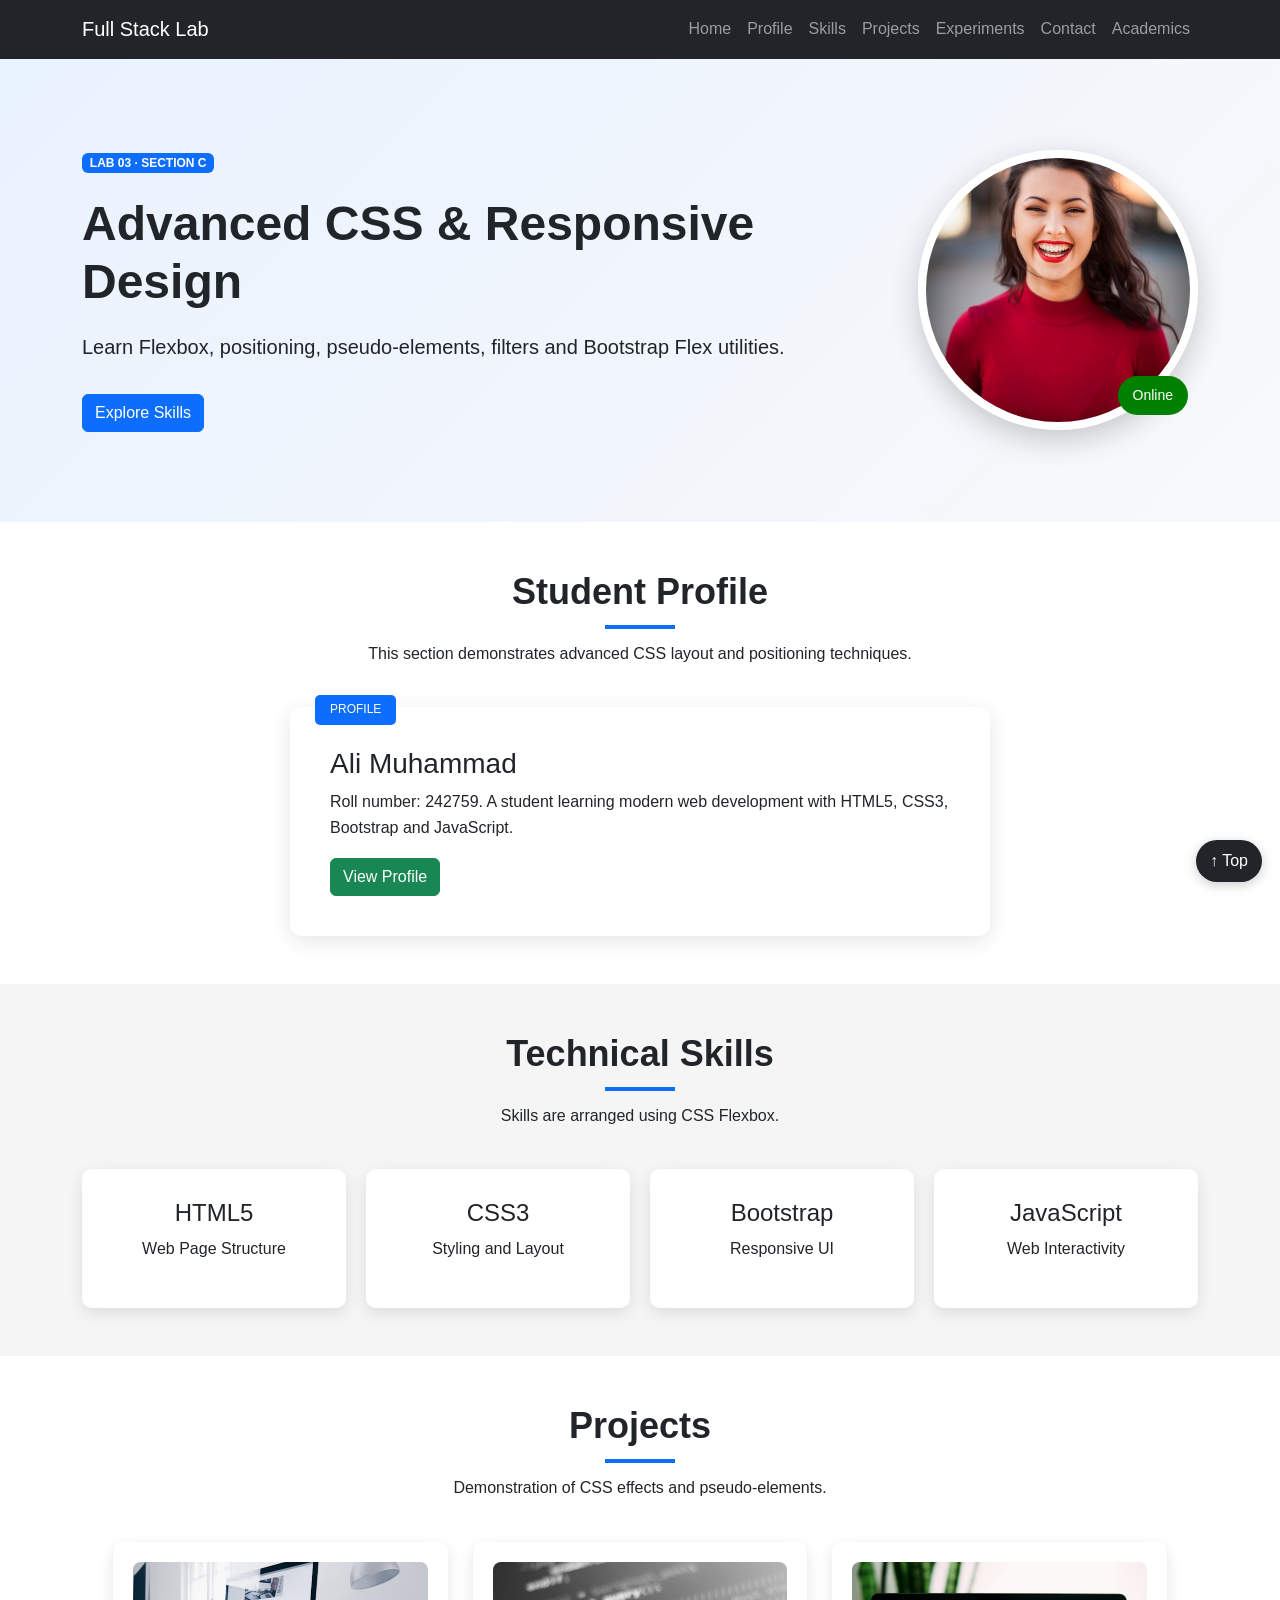
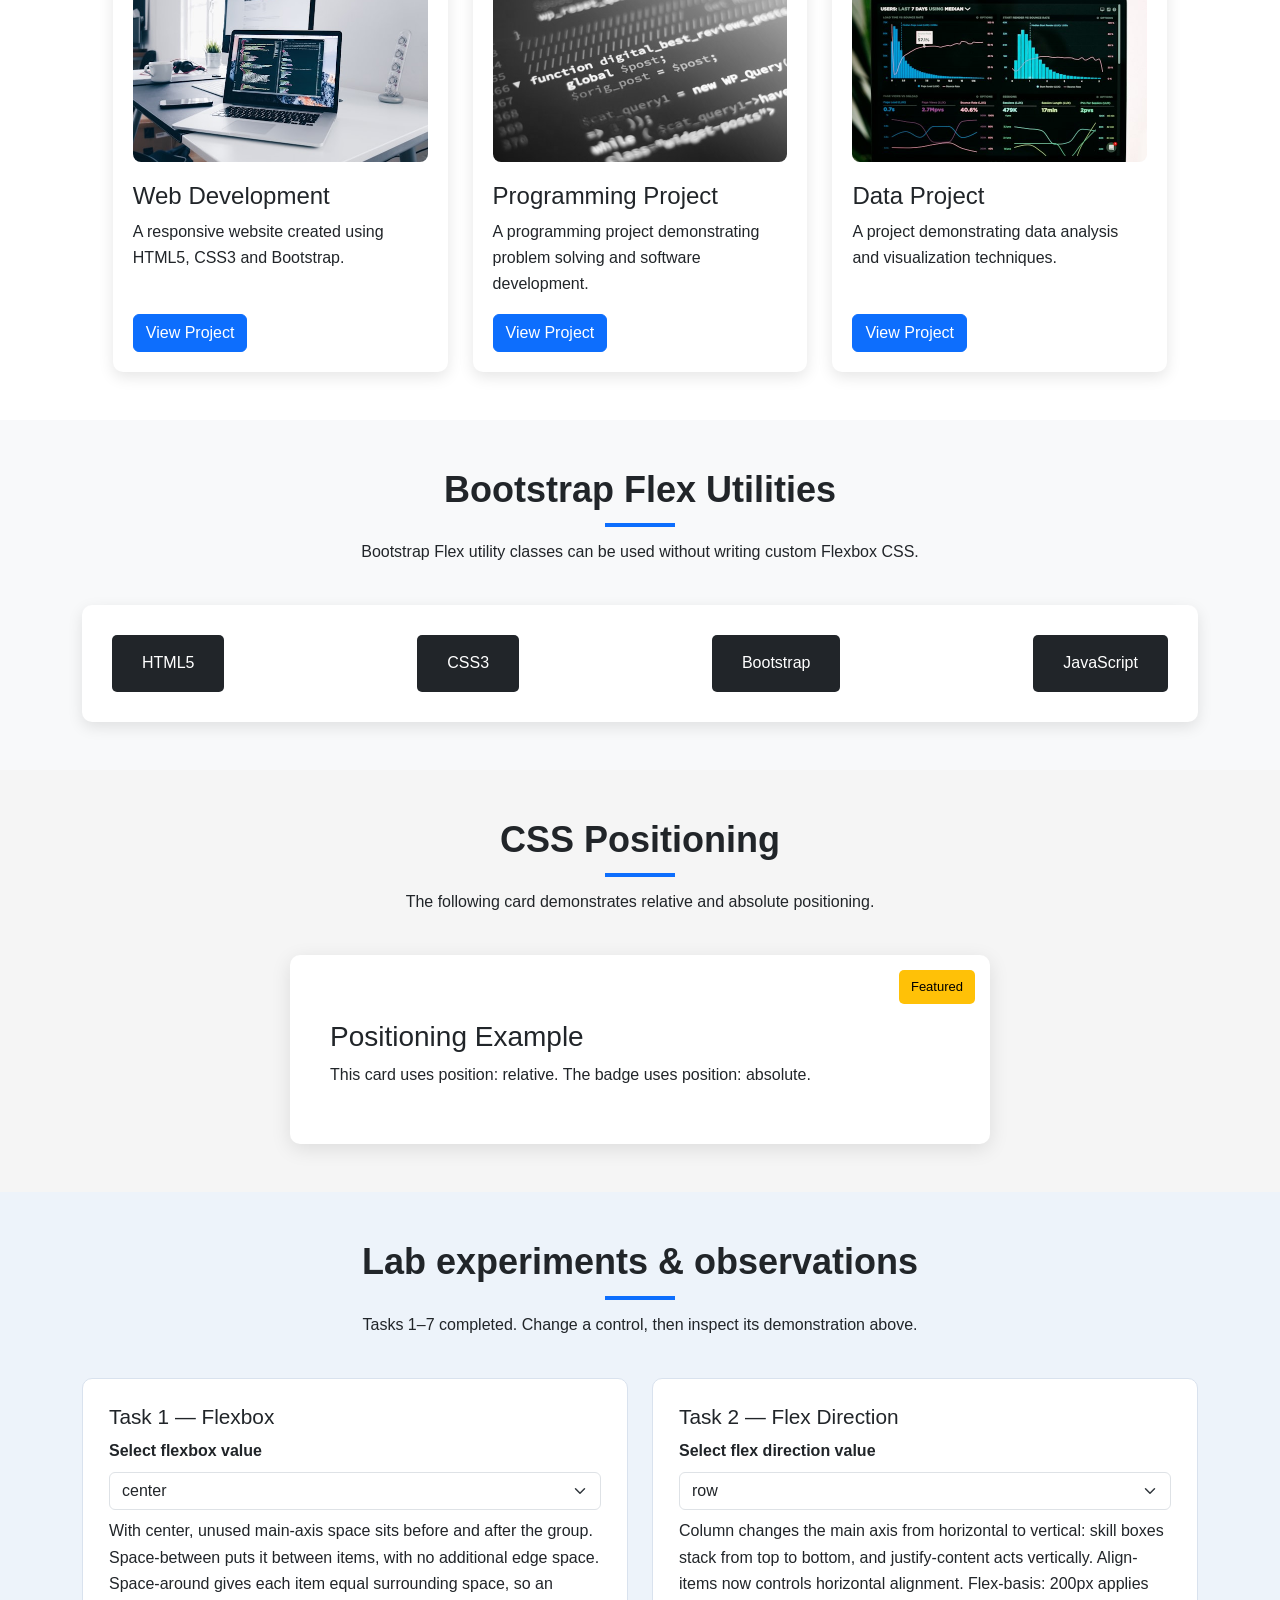
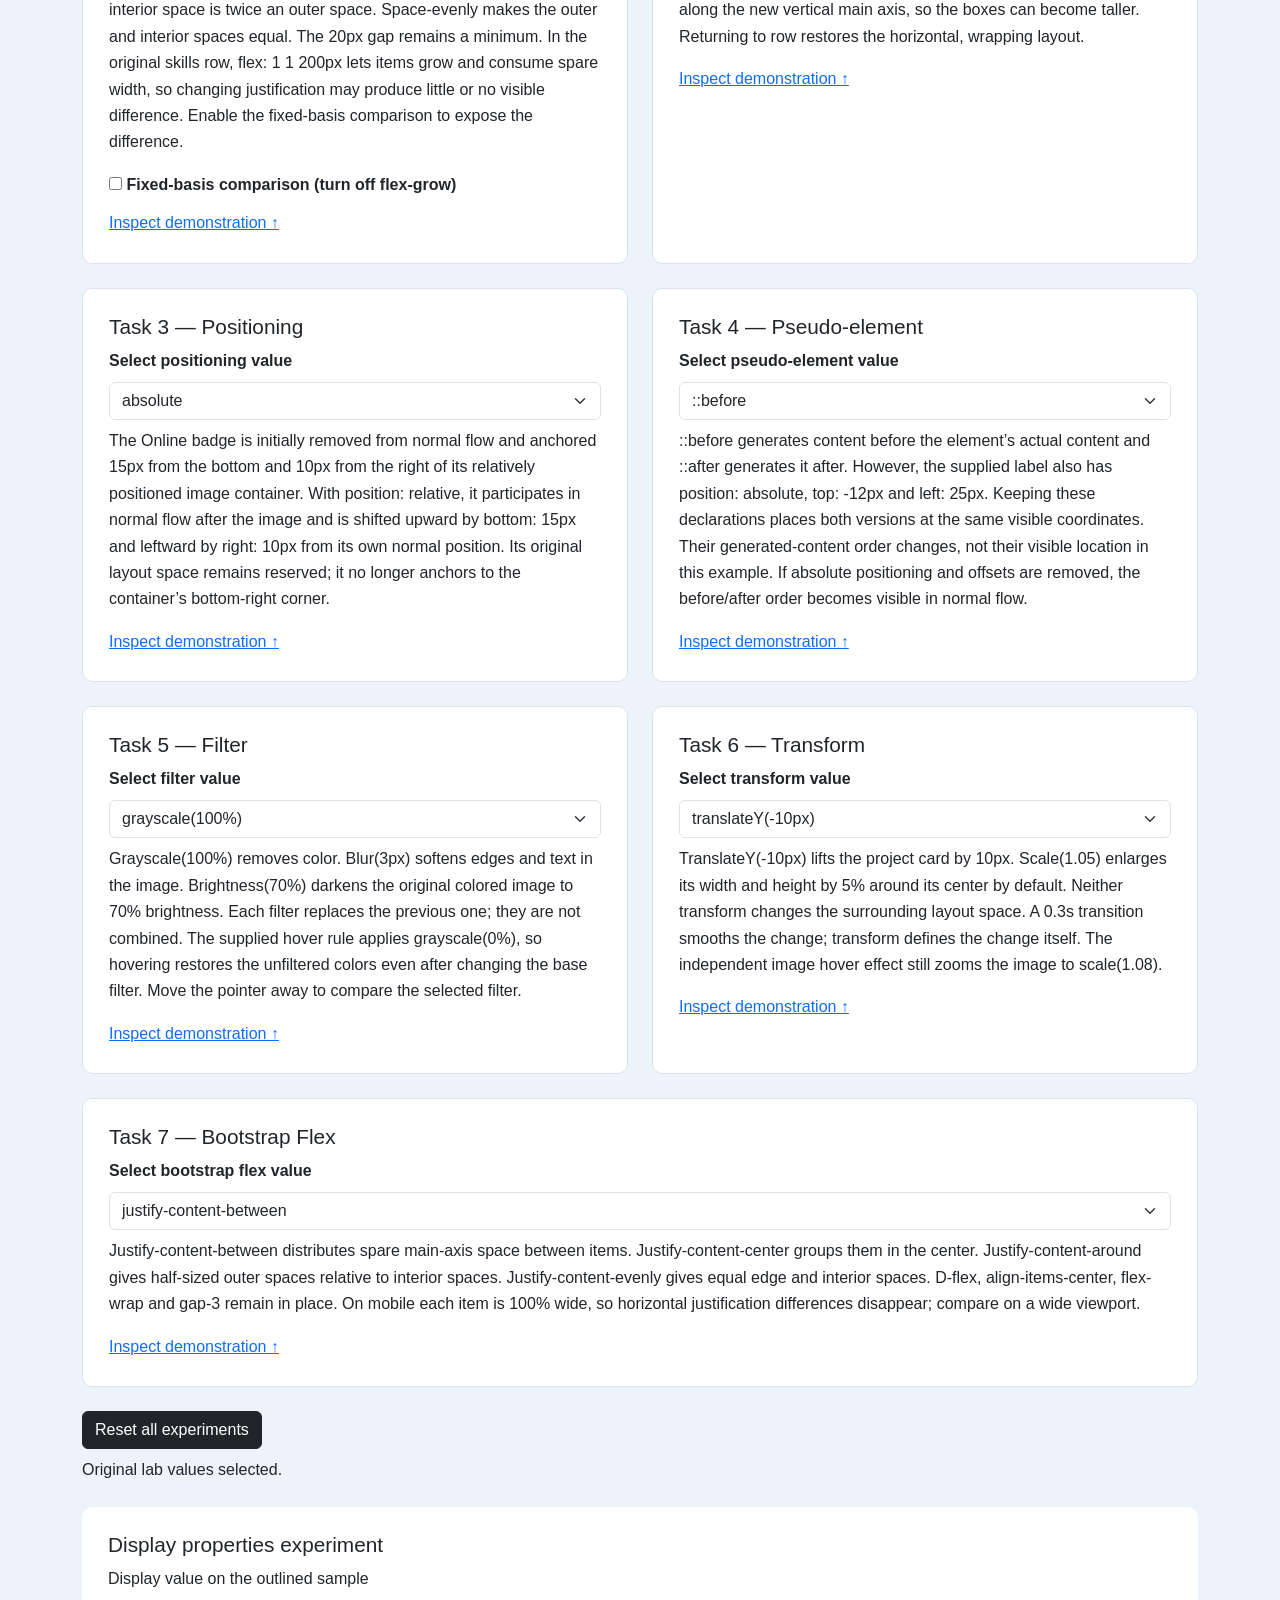
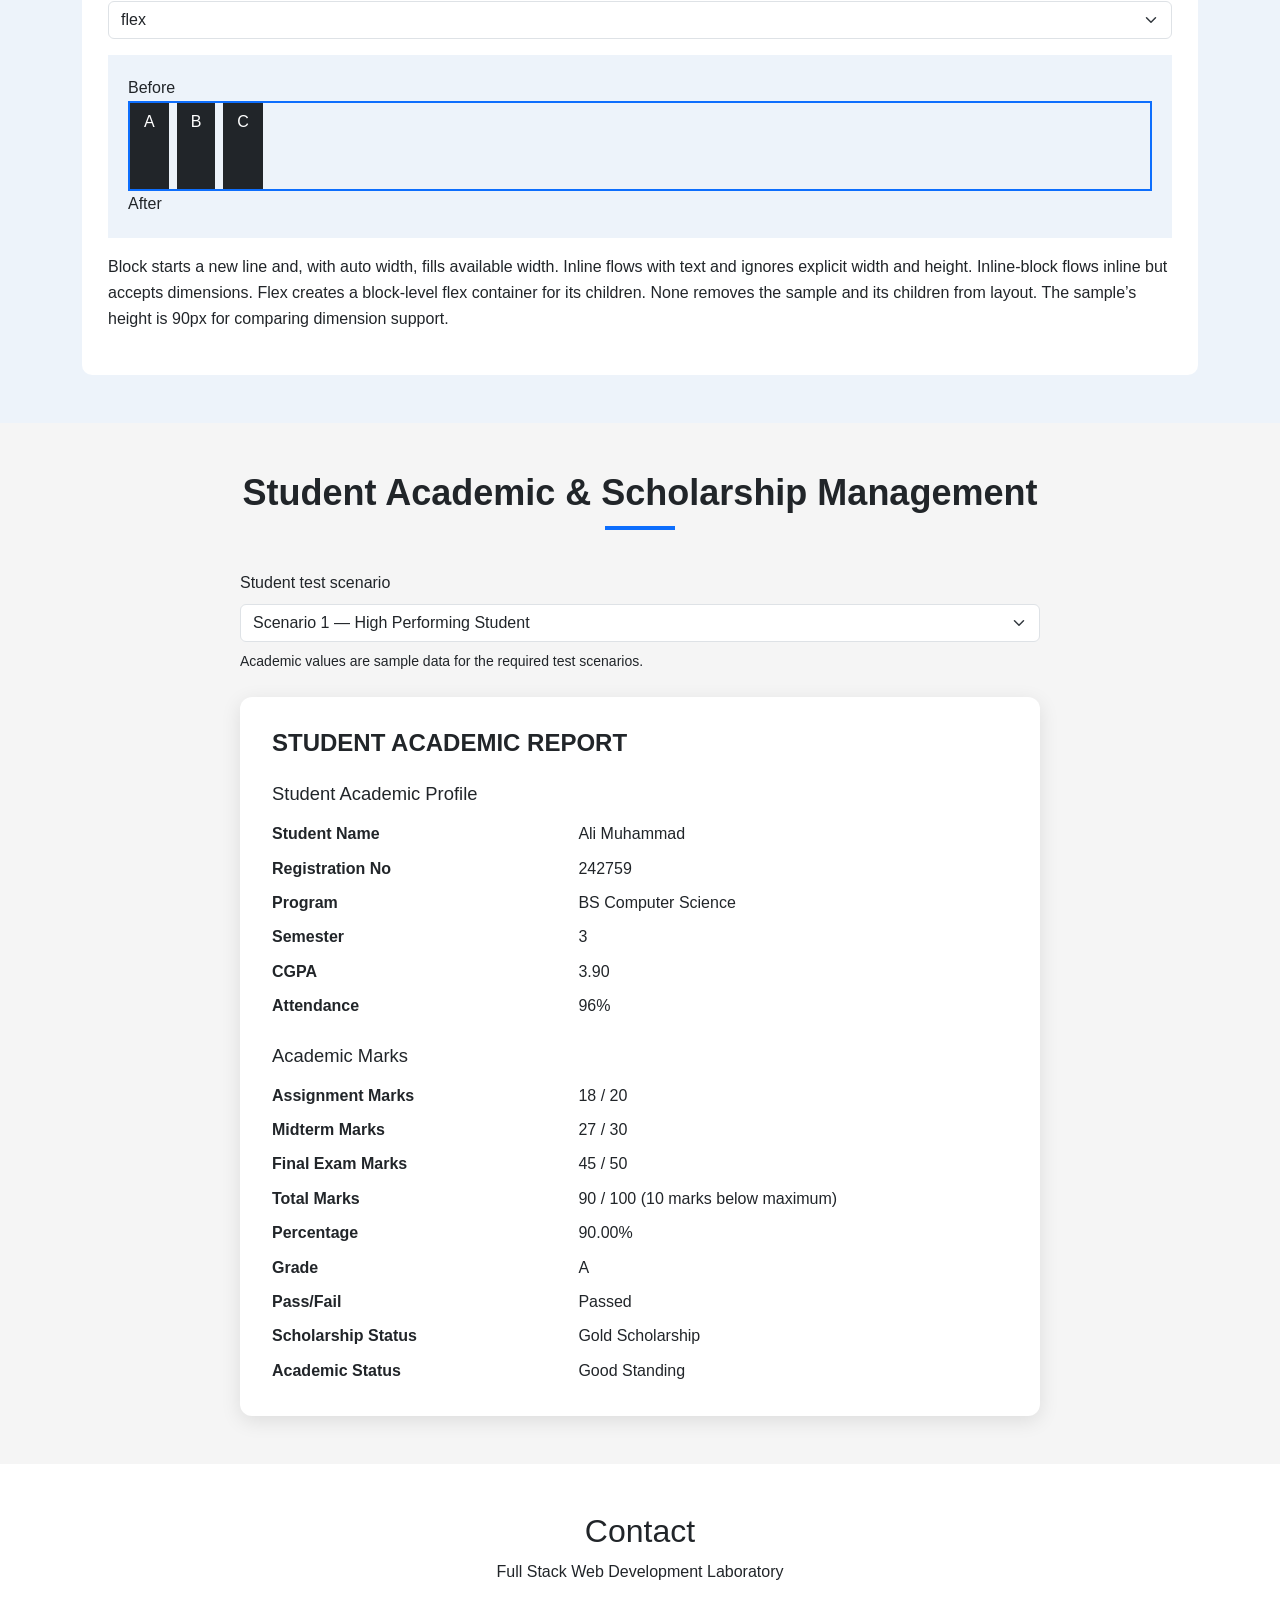
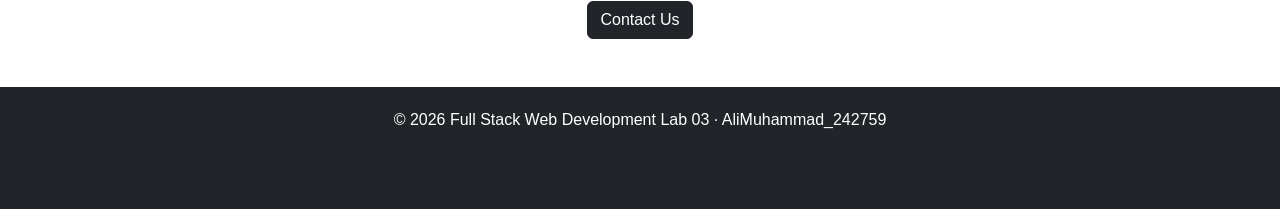
<file: index.html>
<!DOCTYPE html>

<html lang="en">
<head>
<meta charset="utf-8"/>
<meta content="width=device-width, initial-scale=1.0" name="viewport"/>
<title>Academic &amp; Scholarship Management - Full Stack Lab 03</title>
<!-- Bootstrap CSS -->

<!-- Custom CSS -->
<link href="style.css" rel="stylesheet"/>
</head>
<body id="home"><a class="skip-link" href="#profile">Skip to content</a>
<!-- ================= NAVIGATION BAR ================= -->
<nav class="navbar navbar-expand-lg navbar-dark bg-dark sticky-top">
<div class="container">
<a class="navbar-brand" href="#home">
                Full Stack Lab
            </a>
<button aria-controls="navbarMenu" aria-expanded="false" aria-label="Toggle navigation" class="navbar-toggler" data-bs-target="#navbarMenu" data-bs-toggle="collapse" type="button">
<span class="navbar-toggler-icon"></span>
</button>
<div class="collapse navbar-collapse" id="navbarMenu">
<ul class="navbar-nav ms-auto">
<li class="nav-item">
<a class="nav-link" href="#home">
                            Home
                        </a>
</li>
<li class="nav-item">
<a class="nav-link" href="#profile">
                            Profile
                        </a>
</li>
<li class="nav-item">
<a class="nav-link" href="#skills">
                            Skills
                        </a>
</li>
<li class="nav-item">
<a class="nav-link" href="#projects">
                            Projects
                        </a>
</li>
<li class="nav-item"><a class="nav-link" href="#experiments">Experiments</a></li><li class="nav-item"><a class="nav-link" href="#contact">Contact</a></li><li class="nav-item"><a class="nav-link" href="#academic-management">Academics</a></li></ul>
</div>
</div>
</nav>
<!-- ================= HERO SECTION ================= -->
<section class="hero-section">
<div class="container">
<div class="hero-content">
<div>
<span class="badge bg-primary">LAB 03 · SECTION C</span>
<h1>
                        Advanced CSS &amp; Responsive Design
                    </h1>
<p>
                        Learn Flexbox, positioning, pseudo-elements,
                        filters and Bootstrap Flex utilities.
                    </p>
<a class="btn btn-primary" href="#skills">
                        Explore Skills
                    </a>
</div>
<div class="profile-image-container">
<img alt="Student profile" class="profile-image" height="280" src="[data-uri]" width="280"/>
<span class="online-badge">
                        Online
                    </span>
</div>
</div>
</div>
</section>
<!-- ================= PROFILE SECTION ================= -->
<section class="py-5" id="profile">
<div class="container">
<div class="section-heading">
<h2>Student Profile</h2>
<p>
                    This section demonstrates advanced CSS layout
                    and positioning techniques.
                </p>
</div>
<div class="profile-card">
<h3>Ali Muhammad</h3>
<p>Roll number: 242759. A student learning modern web development with HTML5, CSS3, Bootstrap and JavaScript.</p>
<details><summary class="btn btn-success">View Profile</summary><p class="mt-3">Student identifier: AliMuhammad_242759. This portfolio demonstrates flexible layouts, positioning, display modes, pseudo-elements, filters and smooth visual effects.</p></details>
</div>
</div>
</section>
<!-- ================= SKILLS SECTION ================= -->
<section class="skills-section py-5" id="skills">
<div class="container">
<div class="section-heading">
<h2>Technical Skills</h2>
<p>
                    Skills are arranged using CSS Flexbox.
                </p>
</div>
<!-- CSS Flexbox -->
<div class="skills-container">
<div class="skill-box">
<h4>HTML5</h4>
<p>Web Page Structure</p>
</div>
<div class="skill-box">
<h4>CSS3</h4>
<p>Styling and Layout</p>
</div>
<div class="skill-box">
<h4>Bootstrap</h4>
<p>Responsive UI</p>
</div>
<div class="skill-box">
<h4>JavaScript</h4>
<p>Web Interactivity</p>
</div>
</div>
</div>
</section>
<!-- ================= PROJECTS SECTION ================= -->
<section class="py-5" id="projects">
<div class="container">
<div class="section-heading">
<h2>Projects</h2>
<p>
                    Demonstration of CSS effects and pseudo-elements.
                </p>
</div>
<div class="project-container">
<!-- Project 1 -->
<div class="project-card" id="project-1">
<div class="project-image">
<img alt="Web development project" height="400" loading="lazy" src="[data-uri]" width="600"/>
</div>
<h4>Web Development</h4>
<p>
                        A responsive website created using HTML5,
                        CSS3 and Bootstrap.
                    </p>
<details><summary class="btn btn-primary">View Project</summary><p class="mt-3">This page is the web development project. Its hero and skills use custom CSS Flexbox, and its navigation uses Bootstrap collapse. Resize the browser to compare desktop and mobile layouts.</p></details>
</div>
<!-- Project 2 -->
<div class="project-card" id="project-2">
<div class="project-image grayscale">
<img alt="Programming project" height="400" loading="lazy" src="[data-uri]" width="600"/>
</div>
<h4>Programming Project</h4>
<p>
                        A programming project demonstrating
                        problem solving and software development.
                    </p>
<details><summary class="btn btn-primary">View Project</summary><p class="mt-3">The experiment controls below are the programming project. JavaScript updates CSS properties and Bootstrap classes immediately. Reset restores the original lab values.</p></details>
</div>
<!-- Project 3 -->
<div class="project-card" id="project-3">
<div class="project-image">
<img alt="Data analysis project" height="400" loading="lazy" src="[data-uri]" width="600"/>
</div>
<h4>Data Project</h4>
<p>
                        A project demonstrating data analysis
                        and visualization techniques.
                    </p>
<details><summary class="btn btn-primary">View Project</summary><p class="mt-3">This small data visualization compares the number of skills (4), project cards (3), and lab tasks (7). The values describe this page; they are not external research data.</p><div aria-label="Page counts: 4 skills, 3 projects, 7 tasks" class="mini-chart"><span>Skills · 4</span><meter max="7" min="0" value="4">4</meter><span>Projects · 3</span><meter max="7" min="0" value="3">3</meter><span>Tasks · 7</span><meter max="7" min="0" value="7">7</meter></div></details>
</div>
</div>
</div>
</section>
<!-- ================= BOOTSTRAP FLEX SECTION ================= -->
<section class="bootstrap-flex-section py-5" id="flex-demo">
<div class="container">
<div class="section-heading">
<h2>Bootstrap Flex Utilities</h2>
<p>
                    Bootstrap Flex utility classes can be used
                    without writing custom Flexbox CSS.
                </p>
</div>
<div class="d-flex justify-content-between align-items-center flex-wrap gap-3 bootstrap-demo">
<div class="flex-item">
                    HTML5
                </div>
<div class="flex-item">
                    CSS3
                </div>
<div class="flex-item">
                    Bootstrap
                </div>
<div class="flex-item">
                    JavaScript
                </div>
</div>
</div>
</section>
<!-- ================= POSITIONING DEMONSTRATION ================= -->
<section class="position-section py-5" id="positioning">
<div class="container">
<div class="section-heading">
<h2>CSS Positioning</h2>
<p>
                    The following card demonstrates
                    relative and absolute positioning.
                </p>
</div>
<div class="position-card">
<h3>Positioning Example</h3>
<p>
                    This card uses position: relative.
                    The badge uses position: absolute.
                </p>
<span class="featured-badge">
                    Featured
                </span>
</div>
</div>
</section>
<!-- ================= CONTACT ================= -->
<section class="py-5" id="experiments"><div class="container"><div class="section-heading"><h2>Lab experiments &amp; observations</h2><p>Tasks 1–7 completed. Change a control, then inspect its demonstration above.</p></div><div class="experiment-grid"><article class="experiment"><h3>Task 1 — Flexbox</h3><label for="justify">Select flexbox value</label><select class="form-select my-2" id="justify"><option value="center">center</option><option value="space-between">space-between</option><option value="space-around">space-around</option><option value="space-evenly">space-evenly</option></select><p>With center, unused main-axis space sits before and after the group. Space-between puts it between items, with no additional edge space. Space-around gives each item equal surrounding space, so an interior space is twice an outer space. Space-evenly makes the outer and interior spaces equal. The 20px gap remains a minimum. In the original skills row, flex: 1 1 200px lets items grow and consume spare width, so changing justification may produce little or no visible difference. Enable the fixed-basis comparison to expose the difference.</p><label><input id="fixed-basis" type="checkbox"/> Fixed-basis comparison (turn off flex-grow)</label><a href="#skills">Inspect demonstration ↑</a></article><article class="experiment"><h3>Task 2 — Flex Direction</h3><label for="direction">Select flex direction value</label><select class="form-select my-2" id="direction"><option value="row">row</option><option value="column">column</option></select><p>Column changes the main axis from horizontal to vertical: skill boxes stack from top to bottom, and justify-content acts vertically. Align-items now controls horizontal alignment. Flex-basis: 200px applies along the new vertical main axis, so the boxes can become taller. Returning to row restores the horizontal, wrapping layout.</p><a href="#skills">Inspect demonstration ↑</a></article><article class="experiment"><h3>Task 3 — Positioning</h3><label for="position">Select positioning value</label><select class="form-select my-2" id="position"><option value="absolute">absolute</option><option value="relative">relative</option></select><p>The Online badge is initially removed from normal flow and anchored 15px from the bottom and 10px from the right of its relatively positioned image container. With position: relative, it participates in normal flow after the image and is shifted upward by bottom: 15px and leftward by right: 10px from its own normal position. Its original layout space remains reserved; it no longer anchors to the container’s bottom-right corner.</p><a href="#home">Inspect demonstration ↑</a></article><article class="experiment"><h3>Task 4 — Pseudo-element</h3><label for="pseudo">Select pseudo-element value</label><select class="form-select my-2" id="pseudo"><option value="before">::before</option><option value="after">::after</option></select><p>::before generates content before the element’s actual content and ::after generates it after. However, the supplied label also has position: absolute, top: -12px and left: 25px. Keeping these declarations places both versions at the same visible coordinates. Their generated-content order changes, not their visible location in this example. If absolute positioning and offsets are removed, the before/after order becomes visible in normal flow.</p><a href="#profile">Inspect demonstration ↑</a></article><article class="experiment"><h3>Task 5 — Filter</h3><label for="filter">Select filter value</label><select class="form-select my-2" id="filter"><option value="grayscale(100%)">grayscale(100%)</option><option value="blur(3px)">blur(3px)</option><option value="brightness(70%)">brightness(70%)</option></select><p>Grayscale(100%) removes color. Blur(3px) softens edges and text in the image. Brightness(70%) darkens the original colored image to 70% brightness. Each filter replaces the previous one; they are not combined. The supplied hover rule applies grayscale(0%), so hovering restores the unfiltered colors even after changing the base filter. Move the pointer away to compare the selected filter.</p><a href="#projects">Inspect demonstration ↑</a></article><article class="experiment"><h3>Task 6 — Transform</h3><label for="transform">Select transform value</label><select class="form-select my-2" id="transform"><option value="translateY(-10px)">translateY(-10px)</option><option value="scale(1.05)">scale(1.05)</option></select><p>TranslateY(-10px) lifts the project card by 10px. Scale(1.05) enlarges its width and height by 5% around its center by default. Neither transform changes the surrounding layout space. A 0.3s transition smooths the change; transform defines the change itself. The independent image hover effect still zooms the image to scale(1.08).</p><a href="#projects">Inspect demonstration ↑</a></article><article class="experiment"><h3>Task 7 — Bootstrap Flex</h3><label for="bootstrap">Select bootstrap flex value</label><select class="form-select my-2" id="bootstrap"><option value="between">justify-content-between</option><option value="center">justify-content-center</option><option value="around">justify-content-around</option><option value="evenly">justify-content-evenly</option></select><p>Justify-content-between distributes spare main-axis space between items. Justify-content-center groups them in the center. Justify-content-around gives half-sized outer spaces relative to interior spaces. Justify-content-evenly gives equal edge and interior spaces. D-flex, align-items-center, flex-wrap and gap-3 remain in place. On mobile each item is 100% wide, so horizontal justification differences disappear; compare on a wide viewport.</p><a href="#flex-demo">Inspect demonstration ↑</a></article></div><button class="btn btn-dark mt-4" id="reset" type="button">Reset all experiments</button><p class="mt-2" id="experiment-status" role="status">Original lab values selected.</p><article class="display-lab mt-4"><h3>Display properties experiment</h3><label for="display">Display value on the outlined sample</label><select class="form-select my-2" id="display"><option>flex</option><option>block</option><option>inline</option><option>inline-block</option><option>none</option></select><div class="display-stage">Before <div class="display-demo"><span>A</span><span>B</span><span>C</span></div> After</div><p>Block starts a new line and, with auto width, fills available width. Inline flows with text and ignores explicit width and height. Inline-block flows inline but accepts dimensions. Flex creates a block-level flex container for its children. None removes the sample and its children from layout. The sample’s height is 90px for comparing dimension support.</p></article></div></section>
<!-- Lab 03: Parts B-L, with the four required Part M test scenarios. -->
<section class="py-5" id="academic-management">
<div class="container">
<div class="section-heading">
<h2>Student Academic &amp; Scholarship Management</h2>
</div>
<div class="academic-controls">
<label class="form-label" for="student-scenario">Student test scenario</label>
<select class="form-select" id="student-scenario">
<option value="high">Scenario 1 — High Performing Student</option>
<option value="average">Scenario 2 — Average Student</option>
<option value="attendance">Scenario 3 — Low Attendance</option>
<option value="poor">Scenario 4 — Poor Academic Performance</option>
</select>
<p class="small mt-2">Academic values are sample data for the required test scenarios.</p>
</div>
<p class="text-danger" hidden="" id="academic-error" role="alert"></p>
<article aria-atomic="true" aria-live="polite" class="academic-report" id="academic-report"></article>
<noscript><p>Enable JavaScript to generate the student academic report.</p></noscript>
</div>
</section>
<section class="contact-section py-5" id="contact">
<div class="container text-center">
<h2>Contact</h2>
<p>
                Full Stack Web Development Laboratory
            </p>
<details><summary class="btn btn-dark">Contact Us</summary><p class="mt-3">Student: Ali Muhammad · Roll number: 242759<br/>Full Stack Web Development · Section C<br/>Please use the course LMS or your institution’s directory to contact the student or instructor.</p></details>
</div>
</section>
<!-- ================= FOOTER ================= -->
<footer class="footer">
<div class="container text-center">
<p>© 2026 Full Stack Web Development Lab 03 · AliMuhammad_242759</p>
</div>
</footer>
<!-- Bootstrap JavaScript -->

<a aria-label="Back to top" class="back-to-top" href="#home">↑ Top</a><script src="script.js"></script></body>
</html>
</file>
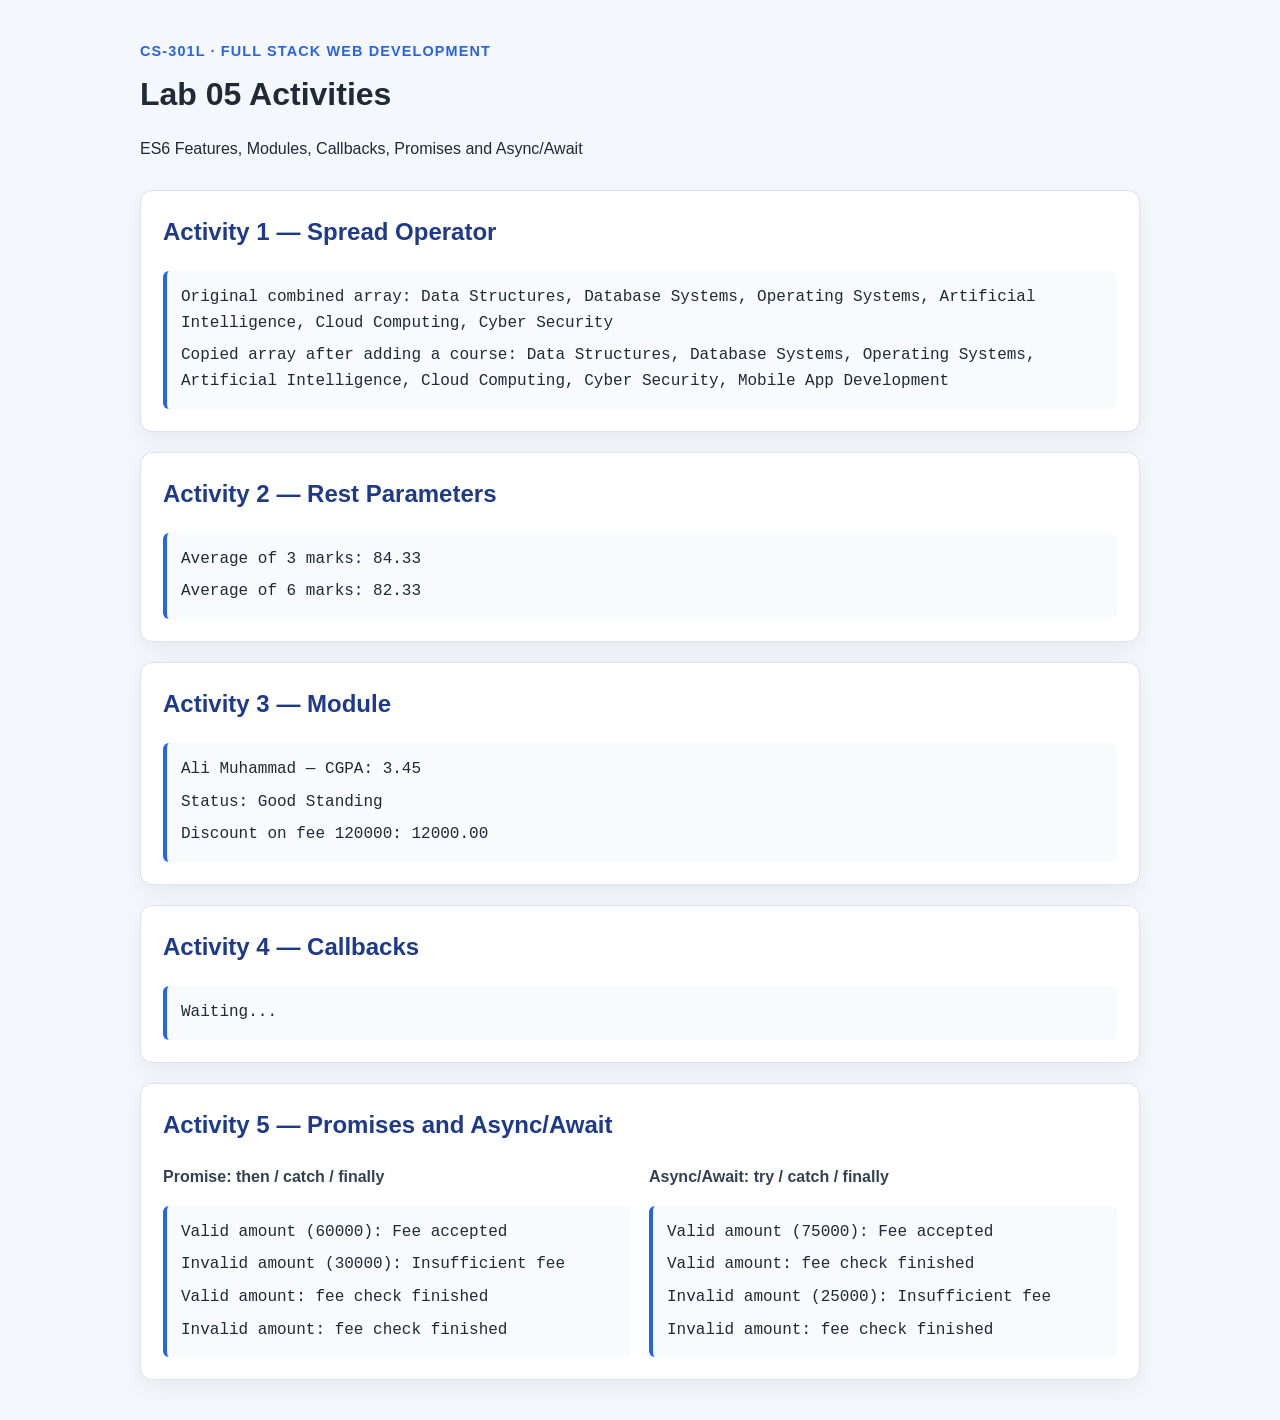
<file: Lab 5/index.html>
<!DOCTYPE html>
<html lang="en">
<head>
  <meta charset="UTF-8">
  <meta name="viewport" content="width=device-width, initial-scale=1.0">
  <title>Lab 05 - ES6 and Asynchronous JavaScript</title>
  <link rel="stylesheet" href="style.css">
</head>
<body>
  <main class="container">
    <header class="page-header">
      <p class="eyebrow">CS-301L · Full Stack Web Development</p>
      <h1>Lab 05 Activities</h1>
      <p>ES6 Features, Modules, Callbacks, Promises and Async/Await</p>
    </header>

    <section class="activity">
      <h2>Activity 1 — Spread Operator</h2>
      <div id="spreadOutput" class="output"></div>
    </section>

    <section class="activity">
      <h2>Activity 2 — Rest Parameters</h2>
      <div id="restOutput" class="output"></div>
    </section>

    <section class="activity">
      <h2>Activity 3 — Module</h2>
      <div id="moduleOutput" class="output"></div>
    </section>

    <section class="activity">
      <h2>Activity 4 — Callbacks</h2>
      <div id="callbackOutput" class="output"></div>
    </section>

    <section class="activity">
      <h2>Activity 5 — Promises and Async/Await</h2>
      <div class="two-column">
        <div>
          <h3>Promise: then / catch / finally</h3>
          <div id="promiseOutput" class="output"></div>
        </div>
        <div>
          <h3>Async/Await: try / catch / finally</h3>
          <div id="asyncOutput" class="output"></div>
        </div>
      </div>
    </section>
  </main>

  <script type="module" src="lab05.js"></script>
</body>
</html>
</file>
<file: Lab 5/style.css>
* {
  box-sizing: border-box;
}

body {
  margin: 0;
  font-family: Arial, Helvetica, sans-serif;
  background: #f4f7fb;
  color: #1f2937;
  line-height: 1.6;
}

.container {
  width: min(1000px, 92%);
  margin: 40px auto;
}

.page-header {
  margin-bottom: 28px;
}

.eyebrow {
  margin: 0 0 6px;
  font-size: 0.9rem;
  font-weight: 700;
  letter-spacing: 0.08em;
  text-transform: uppercase;
  color: #2563eb;
}

h1,
h2,
h3 {
  margin-top: 0;
}

h1 {
  margin-bottom: 8px;
}

.activity {
  background: #ffffff;
  border: 1px solid #dbe3ef;
  border-radius: 12px;
  padding: 22px;
  margin-bottom: 20px;
  box-shadow: 0 8px 24px rgba(15, 23, 42, 0.06);
}

.activity h2 {
  color: #1e3a8a;
}

.activity h3 {
  font-size: 1rem;
  color: #334155;
}

.output {
  min-height: 46px;
  padding: 14px;
  border-left: 4px solid #2563eb;
  border-radius: 6px;
  background: #f8fafc;
  font-family: Consolas, Monaco, monospace;
  white-space: pre-wrap;
}

.output-line + .output-line {
  margin-top: 7px;
}

.two-column {
  display: grid;
  grid-template-columns: repeat(2, minmax(0, 1fr));
  gap: 18px;
}

@media (max-width: 700px) {
  .two-column {
    grid-template-columns: 1fr;
  }
}
</file>
<file: style.css>
@charset "UTF-8";/*!
 * Bootstrap  v5.3.3 (https://getbootstrap.com/)
 * Copyright 2011-2024 The Bootstrap Authors
 * Licensed under MIT (https://github.com/twbs/bootstrap/blob/main/LICENSE)
 */:root,[data-bs-theme=light]{--bs-blue:#0d6efd;--bs-indigo:#6610f2;--bs-purple:#6f42c1;--bs-pink:#d63384;--bs-red:#dc3545;--bs-orange:#fd7e14;--bs-yellow:#ffc107;--bs-green:#198754;--bs-teal:#20c997;--bs-cyan:#0dcaf0;--bs-black:#000;--bs-white:#fff;--bs-gray:#6c757d;--bs-gray-dark:#343a40;--bs-gray-100:#f8f9fa;--bs-gray-200:#e9ecef;--bs-gray-300:#dee2e6;--bs-gray-400:#ced4da;--bs-gray-500:#adb5bd;--bs-gray-600:#6c757d;--bs-gray-700:#495057;--bs-gray-800:#343a40;--bs-gray-900:#212529;--bs-primary:#0d6efd;--bs-secondary:#6c757d;--bs-success:#198754;--bs-info:#0dcaf0;--bs-warning:#ffc107;--bs-danger:#dc3545;--bs-light:#f8f9fa;--bs-dark:#212529;--bs-primary-rgb:13,110,253;--bs-secondary-rgb:108,117,125;--bs-success-rgb:25,135,84;--bs-info-rgb:13,202,240;--bs-warning-rgb:255,193,7;--bs-danger-rgb:220,53,69;--bs-light-rgb:248,249,250;--bs-dark-rgb:33,37,41;--bs-primary-text-emphasis:#052c65;--bs-secondary-text-emphasis:#2b2f32;--bs-success-text-emphasis:#0a3622;--bs-info-text-emphasis:#055160;--bs-warning-text-emphasis:#664d03;--bs-danger-text-emphasis:#58151c;--bs-light-text-emphasis:#495057;--bs-dark-text-emphasis:#495057;--bs-primary-bg-subtle:#cfe2ff;--bs-secondary-bg-subtle:#e2e3e5;--bs-success-bg-subtle:#d1e7dd;--bs-info-bg-subtle:#cff4fc;--bs-warning-bg-subtle:#fff3cd;--bs-danger-bg-subtle:#f8d7da;--bs-light-bg-subtle:#fcfcfd;--bs-dark-bg-subtle:#ced4da;--bs-primary-border-subtle:#9ec5fe;--bs-secondary-border-subtle:#c4c8cb;--bs-success-border-subtle:#a3cfbb;--bs-info-border-subtle:#9eeaf9;--bs-warning-border-subtle:#ffe69c;--bs-danger-border-subtle:#f1aeb5;--bs-light-border-subtle:#e9ecef;--bs-dark-border-subtle:#adb5bd;--bs-white-rgb:255,255,255;--bs-black-rgb:0,0,0;--bs-font-sans-serif:system-ui,-apple-system,"Segoe UI",Roboto,"Helvetica Neue","Noto Sans","Liberation Sans",Arial,sans-serif,"Apple Color Emoji","Segoe UI Emoji","Segoe UI Symbol","Noto Color Emoji";--bs-font-monospace:SFMono-Regular,Menlo,Monaco,Consolas,"Liberation Mono","Courier New",monospace;--bs-gradient:linear-gradient(180deg, rgba(255, 255, 255, 0.15), rgba(255, 255, 255, 0));--bs-body-font-family:var(--bs-font-sans-serif);--bs-body-font-size:1rem;--bs-body-font-weight:400;--bs-body-line-height:1.5;--bs-body-color:#212529;--bs-body-color-rgb:33,37,41;--bs-body-bg:#fff;--bs-body-bg-rgb:255,255,255;--bs-emphasis-color:#000;--bs-emphasis-color-rgb:0,0,0;--bs-secondary-color:rgba(33, 37, 41, 0.75);--bs-secondary-color-rgb:33,37,41;--bs-secondary-bg:#e9ecef;--bs-secondary-bg-rgb:233,236,239;--bs-tertiary-color:rgba(33, 37, 41, 0.5);--bs-tertiary-color-rgb:33,37,41;--bs-tertiary-bg:#f8f9fa;--bs-tertiary-bg-rgb:248,249,250;--bs-heading-color:inherit;--bs-link-color:#0d6efd;--bs-link-color-rgb:13,110,253;--bs-link-decoration:underline;--bs-link-hover-color:#0a58ca;--bs-link-hover-color-rgb:10,88,202;--bs-code-color:#d63384;--bs-highlight-color:#212529;--bs-highlight-bg:#fff3cd;--bs-border-width:1px;--bs-border-style:solid;--bs-border-color:#dee2e6;--bs-border-color-translucent:rgba(0, 0, 0, 0.175);--bs-border-radius:0.375rem;--bs-border-radius-sm:0.25rem;--bs-border-radius-lg:0.5rem;--bs-border-radius-xl:1rem;--bs-border-radius-xxl:2rem;--bs-border-radius-2xl:var(--bs-border-radius-xxl);--bs-border-radius-pill:50rem;--bs-box-shadow:0 0.5rem 1rem rgba(0, 0, 0, 0.15);--bs-box-shadow-sm:0 0.125rem 0.25rem rgba(0, 0, 0, 0.075);--bs-box-shadow-lg:0 1rem 3rem rgba(0, 0, 0, 0.175);--bs-box-shadow-inset:inset 0 1px 2px rgba(0, 0, 0, 0.075);--bs-focus-ring-width:0.25rem;--bs-focus-ring-opacity:0.25;--bs-focus-ring-color:rgba(13, 110, 253, 0.25);--bs-form-valid-color:#198754;--bs-form-valid-border-color:#198754;--bs-form-invalid-color:#dc3545;--bs-form-invalid-border-color:#dc3545}[data-bs-theme=dark]{color-scheme:dark;--bs-body-color:#dee2e6;--bs-body-color-rgb:222,226,230;--bs-body-bg:#212529;--bs-body-bg-rgb:33,37,41;--bs-emphasis-color:#fff;--bs-emphasis-color-rgb:255,255,255;--bs-secondary-color:rgba(222, 226, 230, 0.75);--bs-secondary-color-rgb:222,226,230;--bs-secondary-bg:#343a40;--bs-secondary-bg-rgb:52,58,64;--bs-tertiary-color:rgba(222, 226, 230, 0.5);--bs-tertiary-color-rgb:222,226,230;--bs-tertiary-bg:#2b3035;--bs-tertiary-bg-rgb:43,48,53;--bs-primary-text-emphasis:#6ea8fe;--bs-secondary-text-emphasis:#a7acb1;--bs-success-text-emphasis:#75b798;--bs-info-text-emphasis:#6edff6;--bs-warning-text-emphasis:#ffda6a;--bs-danger-text-emphasis:#ea868f;--bs-light-text-emphasis:#f8f9fa;--bs-dark-text-emphasis:#dee2e6;--bs-primary-bg-subtle:#031633;--bs-secondary-bg-subtle:#161719;--bs-success-bg-subtle:#051b11;--bs-info-bg-subtle:#032830;--bs-warning-bg-subtle:#332701;--bs-danger-bg-subtle:#2c0b0e;--bs-light-bg-subtle:#343a40;--bs-dark-bg-subtle:#1a1d20;--bs-primary-border-subtle:#084298;--bs-secondary-border-subtle:#41464b;--bs-success-border-subtle:#0f5132;--bs-info-border-subtle:#087990;--bs-warning-border-subtle:#997404;--bs-danger-border-subtle:#842029;--bs-light-border-subtle:#495057;--bs-dark-border-subtle:#343a40;--bs-heading-color:inherit;--bs-link-color:#6ea8fe;--bs-link-hover-color:#8bb9fe;--bs-link-color-rgb:110,168,254;--bs-link-hover-color-rgb:139,185,254;--bs-code-color:#e685b5;--bs-highlight-color:#dee2e6;--bs-highlight-bg:#664d03;--bs-border-color:#495057;--bs-border-color-translucent:rgba(255, 255, 255, 0.15);--bs-form-valid-color:#75b798;--bs-form-valid-border-color:#75b798;--bs-form-invalid-color:#ea868f;--bs-form-invalid-border-color:#ea868f}*,::after,::before{box-sizing:border-box}@media (prefers-reduced-motion:no-preference){:root{scroll-behavior:smooth}}body{margin:0;font-family:var(--bs-body-font-family);font-size:var(--bs-body-font-size);font-weight:var(--bs-body-font-weight);line-height:var(--bs-body-line-height);color:var(--bs-body-color);text-align:var(--bs-body-text-align);background-color:var(--bs-body-bg);-webkit-text-size-adjust:100%;-webkit-tap-highlight-color:transparent}hr{margin:1rem 0;color:inherit;border:0;border-top:var(--bs-border-width) solid;opacity:.25}.h1,.h2,.h3,.h4,.h5,.h6,h1,h2,h3,h4,h5,h6{margin-top:0;margin-bottom:.5rem;font-weight:500;line-height:1.2;color:var(--bs-heading-color)}.h1,h1{font-size:calc(1.375rem + 1.5vw)}@media (min-width:1200px){.h1,h1{font-size:2.5rem}}.h2,h2{font-size:calc(1.325rem + .9vw)}@media (min-width:1200px){.h2,h2{font-size:2rem}}.h3,h3{font-size:calc(1.3rem + .6vw)}@media (min-width:1200px){.h3,h3{font-size:1.75rem}}.h4,h4{font-size:calc(1.275rem + .3vw)}@media (min-width:1200px){.h4,h4{font-size:1.5rem}}.h5,h5{font-size:1.25rem}.h6,h6{font-size:1rem}p{margin-top:0;margin-bottom:1rem}abbr[title]{-webkit-text-decoration:underline dotted;text-decoration:underline dotted;cursor:help;-webkit-text-decoration-skip-ink:none;text-decoration-skip-ink:none}address{margin-bottom:1rem;font-style:normal;line-height:inherit}ol,ul{padding-left:2rem}dl,ol,ul{margin-top:0;margin-bottom:1rem}ol ol,ol ul,ul ol,ul ul{margin-bottom:0}dt{font-weight:700}dd{margin-bottom:.5rem;margin-left:0}blockquote{margin:0 0 1rem}b,strong{font-weight:bolder}.small,small{font-size:.875em}.mark,mark{padding:.1875em;color:var(--bs-highlight-color);background-color:var(--bs-highlight-bg)}sub,sup{position:relative;font-size:.75em;line-height:0;vertical-align:baseline}sub{bottom:-.25em}sup{top:-.5em}a{color:rgba(var(--bs-link-color-rgb),var(--bs-link-opacity,1));text-decoration:underline}a:hover{--bs-link-color-rgb:var(--bs-link-hover-color-rgb)}a:not([href]):not([class]),a:not([href]):not([class]):hover{color:inherit;text-decoration:none}code,kbd,pre,samp{font-family:var(--bs-font-monospace);font-size:1em}pre{display:block;margin-top:0;margin-bottom:1rem;overflow:auto;font-size:.875em}pre code{font-size:inherit;color:inherit;word-break:normal}code{font-size:.875em;color:var(--bs-code-color);word-wrap:break-word}a>code{color:inherit}kbd{padding:.1875rem .375rem;font-size:.875em;color:var(--bs-body-bg);background-color:var(--bs-body-color);border-radius:.25rem}kbd kbd{padding:0;font-size:1em}figure{margin:0 0 1rem}img,svg{vertical-align:middle}table{caption-side:bottom;border-collapse:collapse}caption{padding-top:.5rem;padding-bottom:.5rem;color:var(--bs-secondary-color);text-align:left}th{text-align:inherit;text-align:-webkit-match-parent}tbody,td,tfoot,th,thead,tr{border-color:inherit;border-style:solid;border-width:0}label{display:inline-block}button{border-radius:0}button:focus:not(:focus-visible){outline:0}button,input,optgroup,select,textarea{margin:0;font-family:inherit;font-size:inherit;line-height:inherit}button,select{text-transform:none}[role=button]{cursor:pointer}select{word-wrap:normal}select:disabled{opacity:1}[list]:not([type=date]):not([type=datetime-local]):not([type=month]):not([type=week]):not([type=time])::-webkit-calendar-picker-indicator{display:none!important}[type=button],[type=reset],[type=submit],button{-webkit-appearance:button}[type=button]:not(:disabled),[type=reset]:not(:disabled),[type=submit]:not(:disabled),button:not(:disabled){cursor:pointer}::-moz-focus-inner{padding:0;border-style:none}textarea{resize:vertical}fieldset{min-width:0;padding:0;margin:0;border:0}legend{float:left;width:100%;padding:0;margin-bottom:.5rem;font-size:calc(1.275rem + .3vw);line-height:inherit}@media (min-width:1200px){legend{font-size:1.5rem}}legend+*{clear:left}::-webkit-datetime-edit-day-field,::-webkit-datetime-edit-fields-wrapper,::-webkit-datetime-edit-hour-field,::-webkit-datetime-edit-minute,::-webkit-datetime-edit-month-field,::-webkit-datetime-edit-text,::-webkit-datetime-edit-year-field{padding:0}::-webkit-inner-spin-button{height:auto}[type=search]{-webkit-appearance:textfield;outline-offset:-2px}::-webkit-search-decoration{-webkit-appearance:none}::-webkit-color-swatch-wrapper{padding:0}::-webkit-file-upload-button{font:inherit;-webkit-appearance:button}::file-selector-button{font:inherit;-webkit-appearance:button}output{display:inline-block}iframe{border:0}summary{display:list-item;cursor:pointer}progress{vertical-align:baseline}[hidden]{display:none!important}.lead{font-size:1.25rem;font-weight:300}.display-1{font-size:calc(1.625rem + 4.5vw);font-weight:300;line-height:1.2}@media (min-width:1200px){.display-1{font-size:5rem}}.display-2{font-size:calc(1.575rem + 3.9vw);font-weight:300;line-height:1.2}@media (min-width:1200px){.display-2{font-size:4.5rem}}.display-3{font-size:calc(1.525rem + 3.3vw);font-weight:300;line-height:1.2}@media (min-width:1200px){.display-3{font-size:4rem}}.display-4{font-size:calc(1.475rem + 2.7vw);font-weight:300;line-height:1.2}@media (min-width:1200px){.display-4{font-size:3.5rem}}.display-5{font-size:calc(1.425rem + 2.1vw);font-weight:300;line-height:1.2}@media (min-width:1200px){.display-5{font-size:3rem}}.display-6{font-size:calc(1.375rem + 1.5vw);font-weight:300;line-height:1.2}@media (min-width:1200px){.display-6{font-size:2.5rem}}.list-unstyled{padding-left:0;list-style:none}.list-inline{padding-left:0;list-style:none}.list-inline-item{display:inline-block}.list-inline-item:not(:last-child){margin-right:.5rem}.initialism{font-size:.875em;text-transform:uppercase}.blockquote{margin-bottom:1rem;font-size:1.25rem}.blockquote>:last-child{margin-bottom:0}.blockquote-footer{margin-top:-1rem;margin-bottom:1rem;font-size:.875em;color:#6c757d}.blockquote-footer::before{content:"— "}.img-fluid{max-width:100%;height:auto}.img-thumbnail{padding:.25rem;background-color:var(--bs-body-bg);border:var(--bs-border-width) solid var(--bs-border-color);border-radius:var(--bs-border-radius);max-width:100%;height:auto}.figure{display:inline-block}.figure-img{margin-bottom:.5rem;line-height:1}.figure-caption{font-size:.875em;color:var(--bs-secondary-color)}.container,.container-fluid,.container-lg,.container-md,.container-sm,.container-xl,.container-xxl{--bs-gutter-x:1.5rem;--bs-gutter-y:0;width:100%;padding-right:calc(var(--bs-gutter-x) * .5);padding-left:calc(var(--bs-gutter-x) * .5);margin-right:auto;margin-left:auto}@media (min-width:576px){.container,.container-sm{max-width:540px}}@media (min-width:768px){.container,.container-md,.container-sm{max-width:720px}}@media (min-width:992px){.container,.container-lg,.container-md,.container-sm{max-width:960px}}@media (min-width:1200px){.container,.container-lg,.container-md,.container-sm,.container-xl{max-width:1140px}}@media (min-width:1400px){.container,.container-lg,.container-md,.container-sm,.container-xl,.container-xxl{max-width:1320px}}:root{--bs-breakpoint-xs:0;--bs-breakpoint-sm:576px;--bs-breakpoint-md:768px;--bs-breakpoint-lg:992px;--bs-breakpoint-xl:1200px;--bs-breakpoint-xxl:1400px}.row{--bs-gutter-x:1.5rem;--bs-gutter-y:0;display:flex;flex-wrap:wrap;margin-top:calc(-1 * var(--bs-gutter-y));margin-right:calc(-.5 * var(--bs-gutter-x));margin-left:calc(-.5 * var(--bs-gutter-x))}.row>*{flex-shrink:0;width:100%;max-width:100%;padding-right:calc(var(--bs-gutter-x) * .5);padding-left:calc(var(--bs-gutter-x) * .5);margin-top:var(--bs-gutter-y)}.col{flex:1 0 0%}.row-cols-auto>*{flex:0 0 auto;width:auto}.row-cols-1>*{flex:0 0 auto;width:100%}.row-cols-2>*{flex:0 0 auto;width:50%}.row-cols-3>*{flex:0 0 auto;width:33.33333333%}.row-cols-4>*{flex:0 0 auto;width:25%}.row-cols-5>*{flex:0 0 auto;width:20%}.row-cols-6>*{flex:0 0 auto;width:16.66666667%}.col-auto{flex:0 0 auto;width:auto}.col-1{flex:0 0 auto;width:8.33333333%}.col-2{flex:0 0 auto;width:16.66666667%}.col-3{flex:0 0 auto;width:25%}.col-4{flex:0 0 auto;width:33.33333333%}.col-5{flex:0 0 auto;width:41.66666667%}.col-6{flex:0 0 auto;width:50%}.col-7{flex:0 0 auto;width:58.33333333%}.col-8{flex:0 0 auto;width:66.66666667%}.col-9{flex:0 0 auto;width:75%}.col-10{flex:0 0 auto;width:83.33333333%}.col-11{flex:0 0 auto;width:91.66666667%}.col-12{flex:0 0 auto;width:100%}.offset-1{margin-left:8.33333333%}.offset-2{margin-left:16.66666667%}.offset-3{margin-left:25%}.offset-4{margin-left:33.33333333%}.offset-5{margin-left:41.66666667%}.offset-6{margin-left:50%}.offset-7{margin-left:58.33333333%}.offset-8{margin-left:66.66666667%}.offset-9{margin-left:75%}.offset-10{margin-left:83.33333333%}.offset-11{margin-left:91.66666667%}.g-0,.gx-0{--bs-gutter-x:0}.g-0,.gy-0{--bs-gutter-y:0}.g-1,.gx-1{--bs-gutter-x:0.25rem}.g-1,.gy-1{--bs-gutter-y:0.25rem}.g-2,.gx-2{--bs-gutter-x:0.5rem}.g-2,.gy-2{--bs-gutter-y:0.5rem}.g-3,.gx-3{--bs-gutter-x:1rem}.g-3,.gy-3{--bs-gutter-y:1rem}.g-4,.gx-4{--bs-gutter-x:1.5rem}.g-4,.gy-4{--bs-gutter-y:1.5rem}.g-5,.gx-5{--bs-gutter-x:3rem}.g-5,.gy-5{--bs-gutter-y:3rem}@media (min-width:576px){.col-sm{flex:1 0 0%}.row-cols-sm-auto>*{flex:0 0 auto;width:auto}.row-cols-sm-1>*{flex:0 0 auto;width:100%}.row-cols-sm-2>*{flex:0 0 auto;width:50%}.row-cols-sm-3>*{flex:0 0 auto;width:33.33333333%}.row-cols-sm-4>*{flex:0 0 auto;width:25%}.row-cols-sm-5>*{flex:0 0 auto;width:20%}.row-cols-sm-6>*{flex:0 0 auto;width:16.66666667%}.col-sm-auto{flex:0 0 auto;width:auto}.col-sm-1{flex:0 0 auto;width:8.33333333%}.col-sm-2{flex:0 0 auto;width:16.66666667%}.col-sm-3{flex:0 0 auto;width:25%}.col-sm-4{flex:0 0 auto;width:33.33333333%}.col-sm-5{flex:0 0 auto;width:41.66666667%}.col-sm-6{flex:0 0 auto;width:50%}.col-sm-7{flex:0 0 auto;width:58.33333333%}.col-sm-8{flex:0 0 auto;width:66.66666667%}.col-sm-9{flex:0 0 auto;width:75%}.col-sm-10{flex:0 0 auto;width:83.33333333%}.col-sm-11{flex:0 0 auto;width:91.66666667%}.col-sm-12{flex:0 0 auto;width:100%}.offset-sm-0{margin-left:0}.offset-sm-1{margin-left:8.33333333%}.offset-sm-2{margin-left:16.66666667%}.offset-sm-3{margin-left:25%}.offset-sm-4{margin-left:33.33333333%}.offset-sm-5{margin-left:41.66666667%}.offset-sm-6{margin-left:50%}.offset-sm-7{margin-left:58.33333333%}.offset-sm-8{margin-left:66.66666667%}.offset-sm-9{margin-left:75%}.offset-sm-10{margin-left:83.33333333%}.offset-sm-11{margin-left:91.66666667%}.g-sm-0,.gx-sm-0{--bs-gutter-x:0}.g-sm-0,.gy-sm-0{--bs-gutter-y:0}.g-sm-1,.gx-sm-1{--bs-gutter-x:0.25rem}.g-sm-1,.gy-sm-1{--bs-gutter-y:0.25rem}.g-sm-2,.gx-sm-2{--bs-gutter-x:0.5rem}.g-sm-2,.gy-sm-2{--bs-gutter-y:0.5rem}.g-sm-3,.gx-sm-3{--bs-gutter-x:1rem}.g-sm-3,.gy-sm-3{--bs-gutter-y:1rem}.g-sm-4,.gx-sm-4{--bs-gutter-x:1.5rem}.g-sm-4,.gy-sm-4{--bs-gutter-y:1.5rem}.g-sm-5,.gx-sm-5{--bs-gutter-x:3rem}.g-sm-5,.gy-sm-5{--bs-gutter-y:3rem}}@media (min-width:768px){.col-md{flex:1 0 0%}.row-cols-md-auto>*{flex:0 0 auto;width:auto}.row-cols-md-1>*{flex:0 0 auto;width:100%}.row-cols-md-2>*{flex:0 0 auto;width:50%}.row-cols-md-3>*{flex:0 0 auto;width:33.33333333%}.row-cols-md-4>*{flex:0 0 auto;width:25%}.row-cols-md-5>*{flex:0 0 auto;width:20%}.row-cols-md-6>*{flex:0 0 auto;width:16.66666667%}.col-md-auto{flex:0 0 auto;width:auto}.col-md-1{flex:0 0 auto;width:8.33333333%}.col-md-2{flex:0 0 auto;width:16.66666667%}.col-md-3{flex:0 0 auto;width:25%}.col-md-4{flex:0 0 auto;width:33.33333333%}.col-md-5{flex:0 0 auto;width:41.66666667%}.col-md-6{flex:0 0 auto;width:50%}.col-md-7{flex:0 0 auto;width:58.33333333%}.col-md-8{flex:0 0 auto;width:66.66666667%}.col-md-9{flex:0 0 auto;width:75%}.col-md-10{flex:0 0 auto;width:83.33333333%}.col-md-11{flex:0 0 auto;width:91.66666667%}.col-md-12{flex:0 0 auto;width:100%}.offset-md-0{margin-left:0}.offset-md-1{margin-left:8.33333333%}.offset-md-2{margin-left:16.66666667%}.offset-md-3{margin-left:25%}.offset-md-4{margin-left:33.33333333%}.offset-md-5{margin-left:41.66666667%}.offset-md-6{margin-left:50%}.offset-md-7{margin-left:58.33333333%}.offset-md-8{margin-left:66.66666667%}.offset-md-9{margin-left:75%}.offset-md-10{margin-left:83.33333333%}.offset-md-11{margin-left:91.66666667%}.g-md-0,.gx-md-0{--bs-gutter-x:0}.g-md-0,.gy-md-0{--bs-gutter-y:0}.g-md-1,.gx-md-1{--bs-gutter-x:0.25rem}.g-md-1,.gy-md-1{--bs-gutter-y:0.25rem}.g-md-2,.gx-md-2{--bs-gutter-x:0.5rem}.g-md-2,.gy-md-2{--bs-gutter-y:0.5rem}.g-md-3,.gx-md-3{--bs-gutter-x:1rem}.g-md-3,.gy-md-3{--bs-gutter-y:1rem}.g-md-4,.gx-md-4{--bs-gutter-x:1.5rem}.g-md-4,.gy-md-4{--bs-gutter-y:1.5rem}.g-md-5,.gx-md-5{--bs-gutter-x:3rem}.g-md-5,.gy-md-5{--bs-gutter-y:3rem}}@media (min-width:992px){.col-lg{flex:1 0 0%}.row-cols-lg-auto>*{flex:0 0 auto;width:auto}.row-cols-lg-1>*{flex:0 0 auto;width:100%}.row-cols-lg-2>*{flex:0 0 auto;width:50%}.row-cols-lg-3>*{flex:0 0 auto;width:33.33333333%}.row-cols-lg-4>*{flex:0 0 auto;width:25%}.row-cols-lg-5>*{flex:0 0 auto;width:20%}.row-cols-lg-6>*{flex:0 0 auto;width:16.66666667%}.col-lg-auto{flex:0 0 auto;width:auto}.col-lg-1{flex:0 0 auto;width:8.33333333%}.col-lg-2{flex:0 0 auto;width:16.66666667%}.col-lg-3{flex:0 0 auto;width:25%}.col-lg-4{flex:0 0 auto;width:33.33333333%}.col-lg-5{flex:0 0 auto;width:41.66666667%}.col-lg-6{flex:0 0 auto;width:50%}.col-lg-7{flex:0 0 auto;width:58.33333333%}.col-lg-8{flex:0 0 auto;width:66.66666667%}.col-lg-9{flex:0 0 auto;width:75%}.col-lg-10{flex:0 0 auto;width:83.33333333%}.col-lg-11{flex:0 0 auto;width:91.66666667%}.col-lg-12{flex:0 0 auto;width:100%}.offset-lg-0{margin-left:0}.offset-lg-1{margin-left:8.33333333%}.offset-lg-2{margin-left:16.66666667%}.offset-lg-3{margin-left:25%}.offset-lg-4{margin-left:33.33333333%}.offset-lg-5{margin-left:41.66666667%}.offset-lg-6{margin-left:50%}.offset-lg-7{margin-left:58.33333333%}.offset-lg-8{margin-left:66.66666667%}.offset-lg-9{margin-left:75%}.offset-lg-10{margin-left:83.33333333%}.offset-lg-11{margin-left:91.66666667%}.g-lg-0,.gx-lg-0{--bs-gutter-x:0}.g-lg-0,.gy-lg-0{--bs-gutter-y:0}.g-lg-1,.gx-lg-1{--bs-gutter-x:0.25rem}.g-lg-1,.gy-lg-1{--bs-gutter-y:0.25rem}.g-lg-2,.gx-lg-2{--bs-gutter-x:0.5rem}.g-lg-2,.gy-lg-2{--bs-gutter-y:0.5rem}.g-lg-3,.gx-lg-3{--bs-gutter-x:1rem}.g-lg-3,.gy-lg-3{--bs-gutter-y:1rem}.g-lg-4,.gx-lg-4{--bs-gutter-x:1.5rem}.g-lg-4,.gy-lg-4{--bs-gutter-y:1.5rem}.g-lg-5,.gx-lg-5{--bs-gutter-x:3rem}.g-lg-5,.gy-lg-5{--bs-gutter-y:3rem}}@media (min-width:1200px){.col-xl{flex:1 0 0%}.row-cols-xl-auto>*{flex:0 0 auto;width:auto}.row-cols-xl-1>*{flex:0 0 auto;width:100%}.row-cols-xl-2>*{flex:0 0 auto;width:50%}.row-cols-xl-3>*{flex:0 0 auto;width:33.33333333%}.row-cols-xl-4>*{flex:0 0 auto;width:25%}.row-cols-xl-5>*{flex:0 0 auto;width:20%}.row-cols-xl-6>*{flex:0 0 auto;width:16.66666667%}.col-xl-auto{flex:0 0 auto;width:auto}.col-xl-1{flex:0 0 auto;width:8.33333333%}.col-xl-2{flex:0 0 auto;width:16.66666667%}.col-xl-3{flex:0 0 auto;width:25%}.col-xl-4{flex:0 0 auto;width:33.33333333%}.col-xl-5{flex:0 0 auto;width:41.66666667%}.col-xl-6{flex:0 0 auto;width:50%}.col-xl-7{flex:0 0 auto;width:58.33333333%}.col-xl-8{flex:0 0 auto;width:66.66666667%}.col-xl-9{flex:0 0 auto;width:75%}.col-xl-10{flex:0 0 auto;width:83.33333333%}.col-xl-11{flex:0 0 auto;width:91.66666667%}.col-xl-12{flex:0 0 auto;width:100%}.offset-xl-0{margin-left:0}.offset-xl-1{margin-left:8.33333333%}.offset-xl-2{margin-left:16.66666667%}.offset-xl-3{margin-left:25%}.offset-xl-4{margin-left:33.33333333%}.offset-xl-5{margin-left:41.66666667%}.offset-xl-6{margin-left:50%}.offset-xl-7{margin-left:58.33333333%}.offset-xl-8{margin-left:66.66666667%}.offset-xl-9{margin-left:75%}.offset-xl-10{margin-left:83.33333333%}.offset-xl-11{margin-left:91.66666667%}.g-xl-0,.gx-xl-0{--bs-gutter-x:0}.g-xl-0,.gy-xl-0{--bs-gutter-y:0}.g-xl-1,.gx-xl-1{--bs-gutter-x:0.25rem}.g-xl-1,.gy-xl-1{--bs-gutter-y:0.25rem}.g-xl-2,.gx-xl-2{--bs-gutter-x:0.5rem}.g-xl-2,.gy-xl-2{--bs-gutter-y:0.5rem}.g-xl-3,.gx-xl-3{--bs-gutter-x:1rem}.g-xl-3,.gy-xl-3{--bs-gutter-y:1rem}.g-xl-4,.gx-xl-4{--bs-gutter-x:1.5rem}.g-xl-4,.gy-xl-4{--bs-gutter-y:1.5rem}.g-xl-5,.gx-xl-5{--bs-gutter-x:3rem}.g-xl-5,.gy-xl-5{--bs-gutter-y:3rem}}@media (min-width:1400px){.col-xxl{flex:1 0 0%}.row-cols-xxl-auto>*{flex:0 0 auto;width:auto}.row-cols-xxl-1>*{flex:0 0 auto;width:100%}.row-cols-xxl-2>*{flex:0 0 auto;width:50%}.row-cols-xxl-3>*{flex:0 0 auto;width:33.33333333%}.row-cols-xxl-4>*{flex:0 0 auto;width:25%}.row-cols-xxl-5>*{flex:0 0 auto;width:20%}.row-cols-xxl-6>*{flex:0 0 auto;width:16.66666667%}.col-xxl-auto{flex:0 0 auto;width:auto}.col-xxl-1{flex:0 0 auto;width:8.33333333%}.col-xxl-2{flex:0 0 auto;width:16.66666667%}.col-xxl-3{flex:0 0 auto;width:25%}.col-xxl-4{flex:0 0 auto;width:33.33333333%}.col-xxl-5{flex:0 0 auto;width:41.66666667%}.col-xxl-6{flex:0 0 auto;width:50%}.col-xxl-7{flex:0 0 auto;width:58.33333333%}.col-xxl-8{flex:0 0 auto;width:66.66666667%}.col-xxl-9{flex:0 0 auto;width:75%}.col-xxl-10{flex:0 0 auto;width:83.33333333%}.col-xxl-11{flex:0 0 auto;width:91.66666667%}.col-xxl-12{flex:0 0 auto;width:100%}.offset-xxl-0{margin-left:0}.offset-xxl-1{margin-left:8.33333333%}.offset-xxl-2{margin-left:16.66666667%}.offset-xxl-3{margin-left:25%}.offset-xxl-4{margin-left:33.33333333%}.offset-xxl-5{margin-left:41.66666667%}.offset-xxl-6{margin-left:50%}.offset-xxl-7{margin-left:58.33333333%}.offset-xxl-8{margin-left:66.66666667%}.offset-xxl-9{margin-left:75%}.offset-xxl-10{margin-left:83.33333333%}.offset-xxl-11{margin-left:91.66666667%}.g-xxl-0,.gx-xxl-0{--bs-gutter-x:0}.g-xxl-0,.gy-xxl-0{--bs-gutter-y:0}.g-xxl-1,.gx-xxl-1{--bs-gutter-x:0.25rem}.g-xxl-1,.gy-xxl-1{--bs-gutter-y:0.25rem}.g-xxl-2,.gx-xxl-2{--bs-gutter-x:0.5rem}.g-xxl-2,.gy-xxl-2{--bs-gutter-y:0.5rem}.g-xxl-3,.gx-xxl-3{--bs-gutter-x:1rem}.g-xxl-3,.gy-xxl-3{--bs-gutter-y:1rem}.g-xxl-4,.gx-xxl-4{--bs-gutter-x:1.5rem}.g-xxl-4,.gy-xxl-4{--bs-gutter-y:1.5rem}.g-xxl-5,.gx-xxl-5{--bs-gutter-x:3rem}.g-xxl-5,.gy-xxl-5{--bs-gutter-y:3rem}}.table{--bs-table-color-type:initial;--bs-table-bg-type:initial;--bs-table-color-state:initial;--bs-table-bg-state:initial;--bs-table-color:var(--bs-emphasis-color);--bs-table-bg:var(--bs-body-bg);--bs-table-border-color:var(--bs-border-color);--bs-table-accent-bg:transparent;--bs-table-striped-color:var(--bs-emphasis-color);--bs-table-striped-bg:rgba(var(--bs-emphasis-color-rgb), 0.05);--bs-table-active-color:var(--bs-emphasis-color);--bs-table-active-bg:rgba(var(--bs-emphasis-color-rgb), 0.1);--bs-table-hover-color:var(--bs-emphasis-color);--bs-table-hover-bg:rgba(var(--bs-emphasis-color-rgb), 0.075);width:100%;margin-bottom:1rem;vertical-align:top;border-color:var(--bs-table-border-color)}.table>:not(caption)>*>*{padding:.5rem .5rem;color:var(--bs-table-color-state,var(--bs-table-color-type,var(--bs-table-color)));background-color:var(--bs-table-bg);border-bottom-width:var(--bs-border-width);box-shadow:inset 0 0 0 9999px var(--bs-table-bg-state,var(--bs-table-bg-type,var(--bs-table-accent-bg)))}.table>tbody{vertical-align:inherit}.table>thead{vertical-align:bottom}.table-group-divider{border-top:calc(var(--bs-border-width) * 2) solid currentcolor}.caption-top{caption-side:top}.table-sm>:not(caption)>*>*{padding:.25rem .25rem}.table-bordered>:not(caption)>*{border-width:var(--bs-border-width) 0}.table-bordered>:not(caption)>*>*{border-width:0 var(--bs-border-width)}.table-borderless>:not(caption)>*>*{border-bottom-width:0}.table-borderless>:not(:first-child){border-top-width:0}.table-striped>tbody>tr:nth-of-type(odd)>*{--bs-table-color-type:var(--bs-table-striped-color);--bs-table-bg-type:var(--bs-table-striped-bg)}.table-striped-columns>:not(caption)>tr>:nth-child(2n){--bs-table-color-type:var(--bs-table-striped-color);--bs-table-bg-type:var(--bs-table-striped-bg)}.table-active{--bs-table-color-state:var(--bs-table-active-color);--bs-table-bg-state:var(--bs-table-active-bg)}.table-hover>tbody>tr:hover>*{--bs-table-color-state:var(--bs-table-hover-color);--bs-table-bg-state:var(--bs-table-hover-bg)}.table-primary{--bs-table-color:#000;--bs-table-bg:#cfe2ff;--bs-table-border-color:#a6b5cc;--bs-table-striped-bg:#c5d7f2;--bs-table-striped-color:#000;--bs-table-active-bg:#bacbe6;--bs-table-active-color:#000;--bs-table-hover-bg:#bfd1ec;--bs-table-hover-color:#000;color:var(--bs-table-color);border-color:var(--bs-table-border-color)}.table-secondary{--bs-table-color:#000;--bs-table-bg:#e2e3e5;--bs-table-border-color:#b5b6b7;--bs-table-striped-bg:#d7d8da;--bs-table-striped-color:#000;--bs-table-active-bg:#cbccce;--bs-table-active-color:#000;--bs-table-hover-bg:#d1d2d4;--bs-table-hover-color:#000;color:var(--bs-table-color);border-color:var(--bs-table-border-color)}.table-success{--bs-table-color:#000;--bs-table-bg:#d1e7dd;--bs-table-border-color:#a7b9b1;--bs-table-striped-bg:#c7dbd2;--bs-table-striped-color:#000;--bs-table-active-bg:#bcd0c7;--bs-table-active-color:#000;--bs-table-hover-bg:#c1d6cc;--bs-table-hover-color:#000;color:var(--bs-table-color);border-color:var(--bs-table-border-color)}.table-info{--bs-table-color:#000;--bs-table-bg:#cff4fc;--bs-table-border-color:#a6c3ca;--bs-table-striped-bg:#c5e8ef;--bs-table-striped-color:#000;--bs-table-active-bg:#badce3;--bs-table-active-color:#000;--bs-table-hover-bg:#bfe2e9;--bs-table-hover-color:#000;color:var(--bs-table-color);border-color:var(--bs-table-border-color)}.table-warning{--bs-table-color:#000;--bs-table-bg:#fff3cd;--bs-table-border-color:#ccc2a4;--bs-table-striped-bg:#f2e7c3;--bs-table-striped-color:#000;--bs-table-active-bg:#e6dbb9;--bs-table-active-color:#000;--bs-table-hover-bg:#ece1be;--bs-table-hover-color:#000;color:var(--bs-table-color);border-color:var(--bs-table-border-color)}.table-danger{--bs-table-color:#000;--bs-table-bg:#f8d7da;--bs-table-border-color:#c6acae;--bs-table-striped-bg:#eccccf;--bs-table-striped-color:#000;--bs-table-active-bg:#dfc2c4;--bs-table-active-color:#000;--bs-table-hover-bg:#e5c7ca;--bs-table-hover-color:#000;color:var(--bs-table-color);border-color:var(--bs-table-border-color)}.table-light{--bs-table-color:#000;--bs-table-bg:#f8f9fa;--bs-table-border-color:#c6c7c8;--bs-table-striped-bg:#ecedee;--bs-table-striped-color:#000;--bs-table-active-bg:#dfe0e1;--bs-table-active-color:#000;--bs-table-hover-bg:#e5e6e7;--bs-table-hover-color:#000;color:var(--bs-table-color);border-color:var(--bs-table-border-color)}.table-dark{--bs-table-color:#fff;--bs-table-bg:#212529;--bs-table-border-color:#4d5154;--bs-table-striped-bg:#2c3034;--bs-table-striped-color:#fff;--bs-table-active-bg:#373b3e;--bs-table-active-color:#fff;--bs-table-hover-bg:#323539;--bs-table-hover-color:#fff;color:var(--bs-table-color);border-color:var(--bs-table-border-color)}.table-responsive{overflow-x:auto;-webkit-overflow-scrolling:touch}@media (max-width:575.98px){.table-responsive-sm{overflow-x:auto;-webkit-overflow-scrolling:touch}}@media (max-width:767.98px){.table-responsive-md{overflow-x:auto;-webkit-overflow-scrolling:touch}}@media (max-width:991.98px){.table-responsive-lg{overflow-x:auto;-webkit-overflow-scrolling:touch}}@media (max-width:1199.98px){.table-responsive-xl{overflow-x:auto;-webkit-overflow-scrolling:touch}}@media (max-width:1399.98px){.table-responsive-xxl{overflow-x:auto;-webkit-overflow-scrolling:touch}}.form-label{margin-bottom:.5rem}.col-form-label{padding-top:calc(.375rem + var(--bs-border-width));padding-bottom:calc(.375rem + var(--bs-border-width));margin-bottom:0;font-size:inherit;line-height:1.5}.col-form-label-lg{padding-top:calc(.5rem + var(--bs-border-width));padding-bottom:calc(.5rem + var(--bs-border-width));font-size:1.25rem}.col-form-label-sm{padding-top:calc(.25rem + var(--bs-border-width));padding-bottom:calc(.25rem + var(--bs-border-width));font-size:.875rem}.form-text{margin-top:.25rem;font-size:.875em;color:var(--bs-secondary-color)}.form-control{display:block;width:100%;padding:.375rem .75rem;font-size:1rem;font-weight:400;line-height:1.5;color:var(--bs-body-color);-webkit-appearance:none;-moz-appearance:none;appearance:none;background-color:var(--bs-body-bg);background-clip:padding-box;border:var(--bs-border-width) solid var(--bs-border-color);border-radius:var(--bs-border-radius);transition:border-color .15s ease-in-out,box-shadow .15s ease-in-out}@media (prefers-reduced-motion:reduce){.form-control{transition:none}}.form-control[type=file]{overflow:hidden}.form-control[type=file]:not(:disabled):not([readonly]){cursor:pointer}.form-control:focus{color:var(--bs-body-color);background-color:var(--bs-body-bg);border-color:#86b7fe;outline:0;box-shadow:0 0 0 .25rem rgba(13,110,253,.25)}.form-control::-webkit-date-and-time-value{min-width:85px;height:1.5em;margin:0}.form-control::-webkit-datetime-edit{display:block;padding:0}.form-control::-moz-placeholder{color:var(--bs-secondary-color);opacity:1}.form-control::placeholder{color:var(--bs-secondary-color);opacity:1}.form-control:disabled{background-color:var(--bs-secondary-bg);opacity:1}.form-control::-webkit-file-upload-button{padding:.375rem .75rem;margin:-.375rem -.75rem;-webkit-margin-end:.75rem;margin-inline-end:.75rem;color:var(--bs-body-color);background-color:var(--bs-tertiary-bg);pointer-events:none;border-color:inherit;border-style:solid;border-width:0;border-inline-end-width:var(--bs-border-width);border-radius:0;-webkit-transition:color .15s ease-in-out,background-color .15s ease-in-out,border-color .15s ease-in-out,box-shadow .15s ease-in-out;transition:color .15s ease-in-out,background-color .15s ease-in-out,border-color .15s ease-in-out,box-shadow .15s ease-in-out}.form-control::file-selector-button{padding:.375rem .75rem;margin:-.375rem -.75rem;-webkit-margin-end:.75rem;margin-inline-end:.75rem;color:var(--bs-body-color);background-color:var(--bs-tertiary-bg);pointer-events:none;border-color:inherit;border-style:solid;border-width:0;border-inline-end-width:var(--bs-border-width);border-radius:0;transition:color .15s ease-in-out,background-color .15s ease-in-out,border-color .15s ease-in-out,box-shadow .15s ease-in-out}@media (prefers-reduced-motion:reduce){.form-control::-webkit-file-upload-button{-webkit-transition:none;transition:none}.form-control::file-selector-button{transition:none}}.form-control:hover:not(:disabled):not([readonly])::-webkit-file-upload-button{background-color:var(--bs-secondary-bg)}.form-control:hover:not(:disabled):not([readonly])::file-selector-button{background-color:var(--bs-secondary-bg)}.form-control-plaintext{display:block;width:100%;padding:.375rem 0;margin-bottom:0;line-height:1.5;color:var(--bs-body-color);background-color:transparent;border:solid transparent;border-width:var(--bs-border-width) 0}.form-control-plaintext:focus{outline:0}.form-control-plaintext.form-control-lg,.form-control-plaintext.form-control-sm{padding-right:0;padding-left:0}.form-control-sm{min-height:calc(1.5em + .5rem + calc(var(--bs-border-width) * 2));padding:.25rem .5rem;font-size:.875rem;border-radius:var(--bs-border-radius-sm)}.form-control-sm::-webkit-file-upload-button{padding:.25rem .5rem;margin:-.25rem -.5rem;-webkit-margin-end:.5rem;margin-inline-end:.5rem}.form-control-sm::file-selector-button{padding:.25rem .5rem;margin:-.25rem -.5rem;-webkit-margin-end:.5rem;margin-inline-end:.5rem}.form-control-lg{min-height:calc(1.5em + 1rem + calc(var(--bs-border-width) * 2));padding:.5rem 1rem;font-size:1.25rem;border-radius:var(--bs-border-radius-lg)}.form-control-lg::-webkit-file-upload-button{padding:.5rem 1rem;margin:-.5rem -1rem;-webkit-margin-end:1rem;margin-inline-end:1rem}.form-control-lg::file-selector-button{padding:.5rem 1rem;margin:-.5rem -1rem;-webkit-margin-end:1rem;margin-inline-end:1rem}textarea.form-control{min-height:calc(1.5em + .75rem + calc(var(--bs-border-width) * 2))}textarea.form-control-sm{min-height:calc(1.5em + .5rem + calc(var(--bs-border-width) * 2))}textarea.form-control-lg{min-height:calc(1.5em + 1rem + calc(var(--bs-border-width) * 2))}.form-control-color{width:3rem;height:calc(1.5em + .75rem + calc(var(--bs-border-width) * 2));padding:.375rem}.form-control-color:not(:disabled):not([readonly]){cursor:pointer}.form-control-color::-moz-color-swatch{border:0!important;border-radius:var(--bs-border-radius)}.form-control-color::-webkit-color-swatch{border:0!important;border-radius:var(--bs-border-radius)}.form-control-color.form-control-sm{height:calc(1.5em + .5rem + calc(var(--bs-border-width) * 2))}.form-control-color.form-control-lg{height:calc(1.5em + 1rem + calc(var(--bs-border-width) * 2))}.form-select{--bs-form-select-bg-img:url("data:image/svg+xml,%3csvg xmlns='http://www.w3.org/2000/svg' viewBox='0 0 16 16'%3e%3cpath fill='none' stroke='%23343a40' stroke-linecap='round' stroke-linejoin='round' stroke-width='2' d='m2 5 6 6 6-6'/%3e%3c/svg%3e");display:block;width:100%;padding:.375rem 2.25rem .375rem .75rem;font-size:1rem;font-weight:400;line-height:1.5;color:var(--bs-body-color);-webkit-appearance:none;-moz-appearance:none;appearance:none;background-color:var(--bs-body-bg);background-image:var(--bs-form-select-bg-img),var(--bs-form-select-bg-icon,none);background-repeat:no-repeat;background-position:right .75rem center;background-size:16px 12px;border:var(--bs-border-width) solid var(--bs-border-color);border-radius:var(--bs-border-radius);transition:border-color .15s ease-in-out,box-shadow .15s ease-in-out}@media (prefers-reduced-motion:reduce){.form-select{transition:none}}.form-select:focus{border-color:#86b7fe;outline:0;box-shadow:0 0 0 .25rem rgba(13,110,253,.25)}.form-select[multiple],.form-select[size]:not([size="1"]){padding-right:.75rem;background-image:none}.form-select:disabled{background-color:var(--bs-secondary-bg)}.form-select:-moz-focusring{color:transparent;text-shadow:0 0 0 var(--bs-body-color)}.form-select-sm{padding-top:.25rem;padding-bottom:.25rem;padding-left:.5rem;font-size:.875rem;border-radius:var(--bs-border-radius-sm)}.form-select-lg{padding-top:.5rem;padding-bottom:.5rem;padding-left:1rem;font-size:1.25rem;border-radius:var(--bs-border-radius-lg)}[data-bs-theme=dark] .form-select{--bs-form-select-bg-img:url("data:image/svg+xml,%3csvg xmlns='http://www.w3.org/2000/svg' viewBox='0 0 16 16'%3e%3cpath fill='none' stroke='%23dee2e6' stroke-linecap='round' stroke-linejoin='round' stroke-width='2' d='m2 5 6 6 6-6'/%3e%3c/svg%3e")}.form-check{display:block;min-height:1.5rem;padding-left:1.5em;margin-bottom:.125rem}.form-check .form-check-input{float:left;margin-left:-1.5em}.form-check-reverse{padding-right:1.5em;padding-left:0;text-align:right}.form-check-reverse .form-check-input{float:right;margin-right:-1.5em;margin-left:0}.form-check-input{--bs-form-check-bg:var(--bs-body-bg);flex-shrink:0;width:1em;height:1em;margin-top:.25em;vertical-align:top;-webkit-appearance:none;-moz-appearance:none;appearance:none;background-color:var(--bs-form-check-bg);background-image:var(--bs-form-check-bg-image);background-repeat:no-repeat;background-position:center;background-size:contain;border:var(--bs-border-width) solid var(--bs-border-color);-webkit-print-color-adjust:exact;color-adjust:exact;print-color-adjust:exact}.form-check-input[type=checkbox]{border-radius:.25em}.form-check-input[type=radio]{border-radius:50%}.form-check-input:active{filter:brightness(90%)}.form-check-input:focus{border-color:#86b7fe;outline:0;box-shadow:0 0 0 .25rem rgba(13,110,253,.25)}.form-check-input:checked{background-color:#0d6efd;border-color:#0d6efd}.form-check-input:checked[type=checkbox]{--bs-form-check-bg-image:url("data:image/svg+xml,%3csvg xmlns='http://www.w3.org/2000/svg' viewBox='0 0 20 20'%3e%3cpath fill='none' stroke='%23fff' stroke-linecap='round' stroke-linejoin='round' stroke-width='3' d='m6 10 3 3 6-6'/%3e%3c/svg%3e")}.form-check-input:checked[type=radio]{--bs-form-check-bg-image:url("data:image/svg+xml,%3csvg xmlns='http://www.w3.org/2000/svg' viewBox='-4 -4 8 8'%3e%3ccircle r='2' fill='%23fff'/%3e%3c/svg%3e")}.form-check-input[type=checkbox]:indeterminate{background-color:#0d6efd;border-color:#0d6efd;--bs-form-check-bg-image:url("data:image/svg+xml,%3csvg xmlns='http://www.w3.org/2000/svg' viewBox='0 0 20 20'%3e%3cpath fill='none' stroke='%23fff' stroke-linecap='round' stroke-linejoin='round' stroke-width='3' d='M6 10h8'/%3e%3c/svg%3e")}.form-check-input:disabled{pointer-events:none;filter:none;opacity:.5}.form-check-input:disabled~.form-check-label,.form-check-input[disabled]~.form-check-label{cursor:default;opacity:.5}.form-switch{padding-left:2.5em}.form-switch .form-check-input{--bs-form-switch-bg:url("data:image/svg+xml,%3csvg xmlns='http://www.w3.org/2000/svg' viewBox='-4 -4 8 8'%3e%3ccircle r='3' fill='rgba%280, 0, 0, 0.25%29'/%3e%3c/svg%3e");width:2em;margin-left:-2.5em;background-image:var(--bs-form-switch-bg);background-position:left center;border-radius:2em;transition:background-position .15s ease-in-out}@media (prefers-reduced-motion:reduce){.form-switch .form-check-input{transition:none}}.form-switch .form-check-input:focus{--bs-form-switch-bg:url("data:image/svg+xml,%3csvg xmlns='http://www.w3.org/2000/svg' viewBox='-4 -4 8 8'%3e%3ccircle r='3' fill='%2386b7fe'/%3e%3c/svg%3e")}.form-switch .form-check-input:checked{background-position:right center;--bs-form-switch-bg:url("data:image/svg+xml,%3csvg xmlns='http://www.w3.org/2000/svg' viewBox='-4 -4 8 8'%3e%3ccircle r='3' fill='%23fff'/%3e%3c/svg%3e")}.form-switch.form-check-reverse{padding-right:2.5em;padding-left:0}.form-switch.form-check-reverse .form-check-input{margin-right:-2.5em;margin-left:0}.form-check-inline{display:inline-block;margin-right:1rem}.btn-check{position:absolute;clip:rect(0,0,0,0);pointer-events:none}.btn-check:disabled+.btn,.btn-check[disabled]+.btn{pointer-events:none;filter:none;opacity:.65}[data-bs-theme=dark] .form-switch .form-check-input:not(:checked):not(:focus){--bs-form-switch-bg:url("data:image/svg+xml,%3csvg xmlns='http://www.w3.org/2000/svg' viewBox='-4 -4 8 8'%3e%3ccircle r='3' fill='rgba%28255, 255, 255, 0.25%29'/%3e%3c/svg%3e")}.form-range{width:100%;height:1.5rem;padding:0;-webkit-appearance:none;-moz-appearance:none;appearance:none;background-color:transparent}.form-range:focus{outline:0}.form-range:focus::-webkit-slider-thumb{box-shadow:0 0 0 1px #fff,0 0 0 .25rem rgba(13,110,253,.25)}.form-range:focus::-moz-range-thumb{box-shadow:0 0 0 1px #fff,0 0 0 .25rem rgba(13,110,253,.25)}.form-range::-moz-focus-outer{border:0}.form-range::-webkit-slider-thumb{width:1rem;height:1rem;margin-top:-.25rem;-webkit-appearance:none;appearance:none;background-color:#0d6efd;border:0;border-radius:1rem;-webkit-transition:background-color .15s ease-in-out,border-color .15s ease-in-out,box-shadow .15s ease-in-out;transition:background-color .15s ease-in-out,border-color .15s ease-in-out,box-shadow .15s ease-in-out}@media (prefers-reduced-motion:reduce){.form-range::-webkit-slider-thumb{-webkit-transition:none;transition:none}}.form-range::-webkit-slider-thumb:active{background-color:#b6d4fe}.form-range::-webkit-slider-runnable-track{width:100%;height:.5rem;color:transparent;cursor:pointer;background-color:var(--bs-secondary-bg);border-color:transparent;border-radius:1rem}.form-range::-moz-range-thumb{width:1rem;height:1rem;-moz-appearance:none;appearance:none;background-color:#0d6efd;border:0;border-radius:1rem;-moz-transition:background-color .15s ease-in-out,border-color .15s ease-in-out,box-shadow .15s ease-in-out;transition:background-color .15s ease-in-out,border-color .15s ease-in-out,box-shadow .15s ease-in-out}@media (prefers-reduced-motion:reduce){.form-range::-moz-range-thumb{-moz-transition:none;transition:none}}.form-range::-moz-range-thumb:active{background-color:#b6d4fe}.form-range::-moz-range-track{width:100%;height:.5rem;color:transparent;cursor:pointer;background-color:var(--bs-secondary-bg);border-color:transparent;border-radius:1rem}.form-range:disabled{pointer-events:none}.form-range:disabled::-webkit-slider-thumb{background-color:var(--bs-secondary-color)}.form-range:disabled::-moz-range-thumb{background-color:var(--bs-secondary-color)}.form-floating{position:relative}.form-floating>.form-control,.form-floating>.form-control-plaintext,.form-floating>.form-select{height:calc(3.5rem + calc(var(--bs-border-width) * 2));min-height:calc(3.5rem + calc(var(--bs-border-width) * 2));line-height:1.25}.form-floating>label{position:absolute;top:0;left:0;z-index:2;height:100%;padding:1rem .75rem;overflow:hidden;text-align:start;text-overflow:ellipsis;white-space:nowrap;pointer-events:none;border:var(--bs-border-width) solid transparent;transform-origin:0 0;transition:opacity .1s ease-in-out,transform .1s ease-in-out}@media (prefers-reduced-motion:reduce){.form-floating>label{transition:none}}.form-floating>.form-control,.form-floating>.form-control-plaintext{padding:1rem .75rem}.form-floating>.form-control-plaintext::-moz-placeholder,.form-floating>.form-control::-moz-placeholder{color:transparent}.form-floating>.form-control-plaintext::placeholder,.form-floating>.form-control::placeholder{color:transparent}.form-floating>.form-control-plaintext:not(:-moz-placeholder-shown),.form-floating>.form-control:not(:-moz-placeholder-shown){padding-top:1.625rem;padding-bottom:.625rem}.form-floating>.form-control-plaintext:focus,.form-floating>.form-control-plaintext:not(:placeholder-shown),.form-floating>.form-control:focus,.form-floating>.form-control:not(:placeholder-shown){padding-top:1.625rem;padding-bottom:.625rem}.form-floating>.form-control-plaintext:-webkit-autofill,.form-floating>.form-control:-webkit-autofill{padding-top:1.625rem;padding-bottom:.625rem}.form-floating>.form-select{padding-top:1.625rem;padding-bottom:.625rem}.form-floating>.form-control:not(:-moz-placeholder-shown)~label{color:rgba(var(--bs-body-color-rgb),.65);transform:scale(.85) translateY(-.5rem) translateX(.15rem)}.form-floating>.form-control-plaintext~label,.form-floating>.form-control:focus~label,.form-floating>.form-control:not(:placeholder-shown)~label,.form-floating>.form-select~label{color:rgba(var(--bs-body-color-rgb),.65);transform:scale(.85) translateY(-.5rem) translateX(.15rem)}.form-floating>.form-control:not(:-moz-placeholder-shown)~label::after{position:absolute;inset:1rem 0.375rem;z-index:-1;height:1.5em;content:"";background-color:var(--bs-body-bg);border-radius:var(--bs-border-radius)}.form-floating>.form-control-plaintext~label::after,.form-floating>.form-control:focus~label::after,.form-floating>.form-control:not(:placeholder-shown)~label::after,.form-floating>.form-select~label::after{position:absolute;inset:1rem 0.375rem;z-index:-1;height:1.5em;content:"";background-color:var(--bs-body-bg);border-radius:var(--bs-border-radius)}.form-floating>.form-control:-webkit-autofill~label{color:rgba(var(--bs-body-color-rgb),.65);transform:scale(.85) translateY(-.5rem) translateX(.15rem)}.form-floating>.form-control-plaintext~label{border-width:var(--bs-border-width) 0}.form-floating>.form-control:disabled~label,.form-floating>:disabled~label{color:#6c757d}.form-floating>.form-control:disabled~label::after,.form-floating>:disabled~label::after{background-color:var(--bs-secondary-bg)}.input-group{position:relative;display:flex;flex-wrap:wrap;align-items:stretch;width:100%}.input-group>.form-control,.input-group>.form-floating,.input-group>.form-select{position:relative;flex:1 1 auto;width:1%;min-width:0}.input-group>.form-control:focus,.input-group>.form-floating:focus-within,.input-group>.form-select:focus{z-index:5}.input-group .btn{position:relative;z-index:2}.input-group .btn:focus{z-index:5}.input-group-text{display:flex;align-items:center;padding:.375rem .75rem;font-size:1rem;font-weight:400;line-height:1.5;color:var(--bs-body-color);text-align:center;white-space:nowrap;background-color:var(--bs-tertiary-bg);border:var(--bs-border-width) solid var(--bs-border-color);border-radius:var(--bs-border-radius)}.input-group-lg>.btn,.input-group-lg>.form-control,.input-group-lg>.form-select,.input-group-lg>.input-group-text{padding:.5rem 1rem;font-size:1.25rem;border-radius:var(--bs-border-radius-lg)}.input-group-sm>.btn,.input-group-sm>.form-control,.input-group-sm>.form-select,.input-group-sm>.input-group-text{padding:.25rem .5rem;font-size:.875rem;border-radius:var(--bs-border-radius-sm)}.input-group-lg>.form-select,.input-group-sm>.form-select{padding-right:3rem}.input-group:not(.has-validation)>.dropdown-toggle:nth-last-child(n+3),.input-group:not(.has-validation)>.form-floating:not(:last-child)>.form-control,.input-group:not(.has-validation)>.form-floating:not(:last-child)>.form-select,.input-group:not(.has-validation)>:not(:last-child):not(.dropdown-toggle):not(.dropdown-menu):not(.form-floating){border-top-right-radius:0;border-bottom-right-radius:0}.input-group.has-validation>.dropdown-toggle:nth-last-child(n+4),.input-group.has-validation>.form-floating:nth-last-child(n+3)>.form-control,.input-group.has-validation>.form-floating:nth-last-child(n+3)>.form-select,.input-group.has-validation>:nth-last-child(n+3):not(.dropdown-toggle):not(.dropdown-menu):not(.form-floating){border-top-right-radius:0;border-bottom-right-radius:0}.input-group>:not(:first-child):not(.dropdown-menu):not(.valid-tooltip):not(.valid-feedback):not(.invalid-tooltip):not(.invalid-feedback){margin-left:calc(var(--bs-border-width) * -1);border-top-left-radius:0;border-bottom-left-radius:0}.input-group>.form-floating:not(:first-child)>.form-control,.input-group>.form-floating:not(:first-child)>.form-select{border-top-left-radius:0;border-bottom-left-radius:0}.valid-feedback{display:none;width:100%;margin-top:.25rem;font-size:.875em;color:var(--bs-form-valid-color)}.valid-tooltip{position:absolute;top:100%;z-index:5;display:none;max-width:100%;padding:.25rem .5rem;margin-top:.1rem;font-size:.875rem;color:#fff;background-color:var(--bs-success);border-radius:var(--bs-border-radius)}.is-valid~.valid-feedback,.is-valid~.valid-tooltip,.was-validated :valid~.valid-feedback,.was-validated :valid~.valid-tooltip{display:block}.form-control.is-valid,.was-validated .form-control:valid{border-color:var(--bs-form-valid-border-color);padding-right:calc(1.5em + .75rem);background-image:url("data:image/svg+xml,%3csvg xmlns='http://www.w3.org/2000/svg' viewBox='0 0 8 8'%3e%3cpath fill='%23198754' d='M2.3 6.73.6 4.53c-.4-1.04.46-1.4 1.1-.8l1.1 1.4 3.4-3.8c.6-.63 1.6-.27 1.2.7l-4 4.6c-.43.5-.8.4-1.1.1z'/%3e%3c/svg%3e");background-repeat:no-repeat;background-position:right calc(.375em + .1875rem) center;background-size:calc(.75em + .375rem) calc(.75em + .375rem)}.form-control.is-valid:focus,.was-validated .form-control:valid:focus{border-color:var(--bs-form-valid-border-color);box-shadow:0 0 0 .25rem rgba(var(--bs-success-rgb),.25)}.was-validated textarea.form-control:valid,textarea.form-control.is-valid{padding-right:calc(1.5em + .75rem);background-position:top calc(.375em + .1875rem) right calc(.375em + .1875rem)}.form-select.is-valid,.was-validated .form-select:valid{border-color:var(--bs-form-valid-border-color)}.form-select.is-valid:not([multiple]):not([size]),.form-select.is-valid:not([multiple])[size="1"],.was-validated .form-select:valid:not([multiple]):not([size]),.was-validated .form-select:valid:not([multiple])[size="1"]{--bs-form-select-bg-icon:url("data:image/svg+xml,%3csvg xmlns='http://www.w3.org/2000/svg' viewBox='0 0 8 8'%3e%3cpath fill='%23198754' d='M2.3 6.73.6 4.53c-.4-1.04.46-1.4 1.1-.8l1.1 1.4 3.4-3.8c.6-.63 1.6-.27 1.2.7l-4 4.6c-.43.5-.8.4-1.1.1z'/%3e%3c/svg%3e");padding-right:4.125rem;background-position:right .75rem center,center right 2.25rem;background-size:16px 12px,calc(.75em + .375rem) calc(.75em + .375rem)}.form-select.is-valid:focus,.was-validated .form-select:valid:focus{border-color:var(--bs-form-valid-border-color);box-shadow:0 0 0 .25rem rgba(var(--bs-success-rgb),.25)}.form-control-color.is-valid,.was-validated .form-control-color:valid{width:calc(3rem + calc(1.5em + .75rem))}.form-check-input.is-valid,.was-validated .form-check-input:valid{border-color:var(--bs-form-valid-border-color)}.form-check-input.is-valid:checked,.was-validated .form-check-input:valid:checked{background-color:var(--bs-form-valid-color)}.form-check-input.is-valid:focus,.was-validated .form-check-input:valid:focus{box-shadow:0 0 0 .25rem rgba(var(--bs-success-rgb),.25)}.form-check-input.is-valid~.form-check-label,.was-validated .form-check-input:valid~.form-check-label{color:var(--bs-form-valid-color)}.form-check-inline .form-check-input~.valid-feedback{margin-left:.5em}.input-group>.form-control:not(:focus).is-valid,.input-group>.form-floating:not(:focus-within).is-valid,.input-group>.form-select:not(:focus).is-valid,.was-validated .input-group>.form-control:not(:focus):valid,.was-validated .input-group>.form-floating:not(:focus-within):valid,.was-validated .input-group>.form-select:not(:focus):valid{z-index:3}.invalid-feedback{display:none;width:100%;margin-top:.25rem;font-size:.875em;color:var(--bs-form-invalid-color)}.invalid-tooltip{position:absolute;top:100%;z-index:5;display:none;max-width:100%;padding:.25rem .5rem;margin-top:.1rem;font-size:.875rem;color:#fff;background-color:var(--bs-danger);border-radius:var(--bs-border-radius)}.is-invalid~.invalid-feedback,.is-invalid~.invalid-tooltip,.was-validated :invalid~.invalid-feedback,.was-validated :invalid~.invalid-tooltip{display:block}.form-control.is-invalid,.was-validated .form-control:invalid{border-color:var(--bs-form-invalid-border-color);padding-right:calc(1.5em + .75rem);background-image:url("data:image/svg+xml,%3csvg xmlns='http://www.w3.org/2000/svg' viewBox='0 0 12 12' width='12' height='12' fill='none' stroke='%23dc3545'%3e%3ccircle cx='6' cy='6' r='4.5'/%3e%3cpath stroke-linejoin='round' d='M5.8 3.6h.4L6 6.5z'/%3e%3ccircle cx='6' cy='8.2' r='.6' fill='%23dc3545' stroke='none'/%3e%3c/svg%3e");background-repeat:no-repeat;background-position:right calc(.375em + .1875rem) center;background-size:calc(.75em + .375rem) calc(.75em + .375rem)}.form-control.is-invalid:focus,.was-validated .form-control:invalid:focus{border-color:var(--bs-form-invalid-border-color);box-shadow:0 0 0 .25rem rgba(var(--bs-danger-rgb),.25)}.was-validated textarea.form-control:invalid,textarea.form-control.is-invalid{padding-right:calc(1.5em + .75rem);background-position:top calc(.375em + .1875rem) right calc(.375em + .1875rem)}.form-select.is-invalid,.was-validated .form-select:invalid{border-color:var(--bs-form-invalid-border-color)}.form-select.is-invalid:not([multiple]):not([size]),.form-select.is-invalid:not([multiple])[size="1"],.was-validated .form-select:invalid:not([multiple]):not([size]),.was-validated .form-select:invalid:not([multiple])[size="1"]{--bs-form-select-bg-icon:url("data:image/svg+xml,%3csvg xmlns='http://www.w3.org/2000/svg' viewBox='0 0 12 12' width='12' height='12' fill='none' stroke='%23dc3545'%3e%3ccircle cx='6' cy='6' r='4.5'/%3e%3cpath stroke-linejoin='round' d='M5.8 3.6h.4L6 6.5z'/%3e%3ccircle cx='6' cy='8.2' r='.6' fill='%23dc3545' stroke='none'/%3e%3c/svg%3e");padding-right:4.125rem;background-position:right .75rem center,center right 2.25rem;background-size:16px 12px,calc(.75em + .375rem) calc(.75em + .375rem)}.form-select.is-invalid:focus,.was-validated .form-select:invalid:focus{border-color:var(--bs-form-invalid-border-color);box-shadow:0 0 0 .25rem rgba(var(--bs-danger-rgb),.25)}.form-control-color.is-invalid,.was-validated .form-control-color:invalid{width:calc(3rem + calc(1.5em + .75rem))}.form-check-input.is-invalid,.was-validated .form-check-input:invalid{border-color:var(--bs-form-invalid-border-color)}.form-check-input.is-invalid:checked,.was-validated .form-check-input:invalid:checked{background-color:var(--bs-form-invalid-color)}.form-check-input.is-invalid:focus,.was-validated .form-check-input:invalid:focus{box-shadow:0 0 0 .25rem rgba(var(--bs-danger-rgb),.25)}.form-check-input.is-invalid~.form-check-label,.was-validated .form-check-input:invalid~.form-check-label{color:var(--bs-form-invalid-color)}.form-check-inline .form-check-input~.invalid-feedback{margin-left:.5em}.input-group>.form-control:not(:focus).is-invalid,.input-group>.form-floating:not(:focus-within).is-invalid,.input-group>.form-select:not(:focus).is-invalid,.was-validated .input-group>.form-control:not(:focus):invalid,.was-validated .input-group>.form-floating:not(:focus-within):invalid,.was-validated .input-group>.form-select:not(:focus):invalid{z-index:4}.btn{--bs-btn-padding-x:0.75rem;--bs-btn-padding-y:0.375rem;--bs-btn-font-family: ;--bs-btn-font-size:1rem;--bs-btn-font-weight:400;--bs-btn-line-height:1.5;--bs-btn-color:var(--bs-body-color);--bs-btn-bg:transparent;--bs-btn-border-width:var(--bs-border-width);--bs-btn-border-color:transparent;--bs-btn-border-radius:var(--bs-border-radius);--bs-btn-hover-border-color:transparent;--bs-btn-box-shadow:inset 0 1px 0 rgba(255, 255, 255, 0.15),0 1px 1px rgba(0, 0, 0, 0.075);--bs-btn-disabled-opacity:0.65;--bs-btn-focus-box-shadow:0 0 0 0.25rem rgba(var(--bs-btn-focus-shadow-rgb), .5);display:inline-block;padding:var(--bs-btn-padding-y) var(--bs-btn-padding-x);font-family:var(--bs-btn-font-family);font-size:var(--bs-btn-font-size);font-weight:var(--bs-btn-font-weight);line-height:var(--bs-btn-line-height);color:var(--bs-btn-color);text-align:center;text-decoration:none;vertical-align:middle;cursor:pointer;-webkit-user-select:none;-moz-user-select:none;user-select:none;border:var(--bs-btn-border-width) solid var(--bs-btn-border-color);border-radius:var(--bs-btn-border-radius);background-color:var(--bs-btn-bg);transition:color .15s ease-in-out,background-color .15s ease-in-out,border-color .15s ease-in-out,box-shadow .15s ease-in-out}@media (prefers-reduced-motion:reduce){.btn{transition:none}}.btn:hover{color:var(--bs-btn-hover-color);background-color:var(--bs-btn-hover-bg);border-color:var(--bs-btn-hover-border-color)}.btn-check+.btn:hover{color:var(--bs-btn-color);background-color:var(--bs-btn-bg);border-color:var(--bs-btn-border-color)}.btn:focus-visible{color:var(--bs-btn-hover-color);background-color:var(--bs-btn-hover-bg);border-color:var(--bs-btn-hover-border-color);outline:0;box-shadow:var(--bs-btn-focus-box-shadow)}.btn-check:focus-visible+.btn{border-color:var(--bs-btn-hover-border-color);outline:0;box-shadow:var(--bs-btn-focus-box-shadow)}.btn-check:checked+.btn,.btn.active,.btn.show,.btn:first-child:active,:not(.btn-check)+.btn:active{color:var(--bs-btn-active-color);background-color:var(--bs-btn-active-bg);border-color:var(--bs-btn-active-border-color)}.btn-check:checked+.btn:focus-visible,.btn.active:focus-visible,.btn.show:focus-visible,.btn:first-child:active:focus-visible,:not(.btn-check)+.btn:active:focus-visible{box-shadow:var(--bs-btn-focus-box-shadow)}.btn-check:checked:focus-visible+.btn{box-shadow:var(--bs-btn-focus-box-shadow)}.btn.disabled,.btn:disabled,fieldset:disabled .btn{color:var(--bs-btn-disabled-color);pointer-events:none;background-color:var(--bs-btn-disabled-bg);border-color:var(--bs-btn-disabled-border-color);opacity:var(--bs-btn-disabled-opacity)}.btn-primary{--bs-btn-color:#fff;--bs-btn-bg:#0d6efd;--bs-btn-border-color:#0d6efd;--bs-btn-hover-color:#fff;--bs-btn-hover-bg:#0b5ed7;--bs-btn-hover-border-color:#0a58ca;--bs-btn-focus-shadow-rgb:49,132,253;--bs-btn-active-color:#fff;--bs-btn-active-bg:#0a58ca;--bs-btn-active-border-color:#0a53be;--bs-btn-active-shadow:inset 0 3px 5px rgba(0, 0, 0, 0.125);--bs-btn-disabled-color:#fff;--bs-btn-disabled-bg:#0d6efd;--bs-btn-disabled-border-color:#0d6efd}.btn-secondary{--bs-btn-color:#fff;--bs-btn-bg:#6c757d;--bs-btn-border-color:#6c757d;--bs-btn-hover-color:#fff;--bs-btn-hover-bg:#5c636a;--bs-btn-hover-border-color:#565e64;--bs-btn-focus-shadow-rgb:130,138,145;--bs-btn-active-color:#fff;--bs-btn-active-bg:#565e64;--bs-btn-active-border-color:#51585e;--bs-btn-active-shadow:inset 0 3px 5px rgba(0, 0, 0, 0.125);--bs-btn-disabled-color:#fff;--bs-btn-disabled-bg:#6c757d;--bs-btn-disabled-border-color:#6c757d}.btn-success{--bs-btn-color:#fff;--bs-btn-bg:#198754;--bs-btn-border-color:#198754;--bs-btn-hover-color:#fff;--bs-btn-hover-bg:#157347;--bs-btn-hover-border-color:#146c43;--bs-btn-focus-shadow-rgb:60,153,110;--bs-btn-active-color:#fff;--bs-btn-active-bg:#146c43;--bs-btn-active-border-color:#13653f;--bs-btn-active-shadow:inset 0 3px 5px rgba(0, 0, 0, 0.125);--bs-btn-disabled-color:#fff;--bs-btn-disabled-bg:#198754;--bs-btn-disabled-border-color:#198754}.btn-info{--bs-btn-color:#000;--bs-btn-bg:#0dcaf0;--bs-btn-border-color:#0dcaf0;--bs-btn-hover-color:#000;--bs-btn-hover-bg:#31d2f2;--bs-btn-hover-border-color:#25cff2;--bs-btn-focus-shadow-rgb:11,172,204;--bs-btn-active-color:#000;--bs-btn-active-bg:#3dd5f3;--bs-btn-active-border-color:#25cff2;--bs-btn-active-shadow:inset 0 3px 5px rgba(0, 0, 0, 0.125);--bs-btn-disabled-color:#000;--bs-btn-disabled-bg:#0dcaf0;--bs-btn-disabled-border-color:#0dcaf0}.btn-warning{--bs-btn-color:#000;--bs-btn-bg:#ffc107;--bs-btn-border-color:#ffc107;--bs-btn-hover-color:#000;--bs-btn-hover-bg:#ffca2c;--bs-btn-hover-border-color:#ffc720;--bs-btn-focus-shadow-rgb:217,164,6;--bs-btn-active-color:#000;--bs-btn-active-bg:#ffcd39;--bs-btn-active-border-color:#ffc720;--bs-btn-active-shadow:inset 0 3px 5px rgba(0, 0, 0, 0.125);--bs-btn-disabled-color:#000;--bs-btn-disabled-bg:#ffc107;--bs-btn-disabled-border-color:#ffc107}.btn-danger{--bs-btn-color:#fff;--bs-btn-bg:#dc3545;--bs-btn-border-color:#dc3545;--bs-btn-hover-color:#fff;--bs-btn-hover-bg:#bb2d3b;--bs-btn-hover-border-color:#b02a37;--bs-btn-focus-shadow-rgb:225,83,97;--bs-btn-active-color:#fff;--bs-btn-active-bg:#b02a37;--bs-btn-active-border-color:#a52834;--bs-btn-active-shadow:inset 0 3px 5px rgba(0, 0, 0, 0.125);--bs-btn-disabled-color:#fff;--bs-btn-disabled-bg:#dc3545;--bs-btn-disabled-border-color:#dc3545}.btn-light{--bs-btn-color:#000;--bs-btn-bg:#f8f9fa;--bs-btn-border-color:#f8f9fa;--bs-btn-hover-color:#000;--bs-btn-hover-bg:#d3d4d5;--bs-btn-hover-border-color:#c6c7c8;--bs-btn-focus-shadow-rgb:211,212,213;--bs-btn-active-color:#000;--bs-btn-active-bg:#c6c7c8;--bs-btn-active-border-color:#babbbc;--bs-btn-active-shadow:inset 0 3px 5px rgba(0, 0, 0, 0.125);--bs-btn-disabled-color:#000;--bs-btn-disabled-bg:#f8f9fa;--bs-btn-disabled-border-color:#f8f9fa}.btn-dark{--bs-btn-color:#fff;--bs-btn-bg:#212529;--bs-btn-border-color:#212529;--bs-btn-hover-color:#fff;--bs-btn-hover-bg:#424649;--bs-btn-hover-border-color:#373b3e;--bs-btn-focus-shadow-rgb:66,70,73;--bs-btn-active-color:#fff;--bs-btn-active-bg:#4d5154;--bs-btn-active-border-color:#373b3e;--bs-btn-active-shadow:inset 0 3px 5px rgba(0, 0, 0, 0.125);--bs-btn-disabled-color:#fff;--bs-btn-disabled-bg:#212529;--bs-btn-disabled-border-color:#212529}.btn-outline-primary{--bs-btn-color:#0d6efd;--bs-btn-border-color:#0d6efd;--bs-btn-hover-color:#fff;--bs-btn-hover-bg:#0d6efd;--bs-btn-hover-border-color:#0d6efd;--bs-btn-focus-shadow-rgb:13,110,253;--bs-btn-active-color:#fff;--bs-btn-active-bg:#0d6efd;--bs-btn-active-border-color:#0d6efd;--bs-btn-active-shadow:inset 0 3px 5px rgba(0, 0, 0, 0.125);--bs-btn-disabled-color:#0d6efd;--bs-btn-disabled-bg:transparent;--bs-btn-disabled-border-color:#0d6efd;--bs-gradient:none}.btn-outline-secondary{--bs-btn-color:#6c757d;--bs-btn-border-color:#6c757d;--bs-btn-hover-color:#fff;--bs-btn-hover-bg:#6c757d;--bs-btn-hover-border-color:#6c757d;--bs-btn-focus-shadow-rgb:108,117,125;--bs-btn-active-color:#fff;--bs-btn-active-bg:#6c757d;--bs-btn-active-border-color:#6c757d;--bs-btn-active-shadow:inset 0 3px 5px rgba(0, 0, 0, 0.125);--bs-btn-disabled-color:#6c757d;--bs-btn-disabled-bg:transparent;--bs-btn-disabled-border-color:#6c757d;--bs-gradient:none}.btn-outline-success{--bs-btn-color:#198754;--bs-btn-border-color:#198754;--bs-btn-hover-color:#fff;--bs-btn-hover-bg:#198754;--bs-btn-hover-border-color:#198754;--bs-btn-focus-shadow-rgb:25,135,84;--bs-btn-active-color:#fff;--bs-btn-active-bg:#198754;--bs-btn-active-border-color:#198754;--bs-btn-active-shadow:inset 0 3px 5px rgba(0, 0, 0, 0.125);--bs-btn-disabled-color:#198754;--bs-btn-disabled-bg:transparent;--bs-btn-disabled-border-color:#198754;--bs-gradient:none}.btn-outline-info{--bs-btn-color:#0dcaf0;--bs-btn-border-color:#0dcaf0;--bs-btn-hover-color:#000;--bs-btn-hover-bg:#0dcaf0;--bs-btn-hover-border-color:#0dcaf0;--bs-btn-focus-shadow-rgb:13,202,240;--bs-btn-active-color:#000;--bs-btn-active-bg:#0dcaf0;--bs-btn-active-border-color:#0dcaf0;--bs-btn-active-shadow:inset 0 3px 5px rgba(0, 0, 0, 0.125);--bs-btn-disabled-color:#0dcaf0;--bs-btn-disabled-bg:transparent;--bs-btn-disabled-border-color:#0dcaf0;--bs-gradient:none}.btn-outline-warning{--bs-btn-color:#ffc107;--bs-btn-border-color:#ffc107;--bs-btn-hover-color:#000;--bs-btn-hover-bg:#ffc107;--bs-btn-hover-border-color:#ffc107;--bs-btn-focus-shadow-rgb:255,193,7;--bs-btn-active-color:#000;--bs-btn-active-bg:#ffc107;--bs-btn-active-border-color:#ffc107;--bs-btn-active-shadow:inset 0 3px 5px rgba(0, 0, 0, 0.125);--bs-btn-disabled-color:#ffc107;--bs-btn-disabled-bg:transparent;--bs-btn-disabled-border-color:#ffc107;--bs-gradient:none}.btn-outline-danger{--bs-btn-color:#dc3545;--bs-btn-border-color:#dc3545;--bs-btn-hover-color:#fff;--bs-btn-hover-bg:#dc3545;--bs-btn-hover-border-color:#dc3545;--bs-btn-focus-shadow-rgb:220,53,69;--bs-btn-active-color:#fff;--bs-btn-active-bg:#dc3545;--bs-btn-active-border-color:#dc3545;--bs-btn-active-shadow:inset 0 3px 5px rgba(0, 0, 0, 0.125);--bs-btn-disabled-color:#dc3545;--bs-btn-disabled-bg:transparent;--bs-btn-disabled-border-color:#dc3545;--bs-gradient:none}.btn-outline-light{--bs-btn-color:#f8f9fa;--bs-btn-border-color:#f8f9fa;--bs-btn-hover-color:#000;--bs-btn-hover-bg:#f8f9fa;--bs-btn-hover-border-color:#f8f9fa;--bs-btn-focus-shadow-rgb:248,249,250;--bs-btn-active-color:#000;--bs-btn-active-bg:#f8f9fa;--bs-btn-active-border-color:#f8f9fa;--bs-btn-active-shadow:inset 0 3px 5px rgba(0, 0, 0, 0.125);--bs-btn-disabled-color:#f8f9fa;--bs-btn-disabled-bg:transparent;--bs-btn-disabled-border-color:#f8f9fa;--bs-gradient:none}.btn-outline-dark{--bs-btn-color:#212529;--bs-btn-border-color:#212529;--bs-btn-hover-color:#fff;--bs-btn-hover-bg:#212529;--bs-btn-hover-border-color:#212529;--bs-btn-focus-shadow-rgb:33,37,41;--bs-btn-active-color:#fff;--bs-btn-active-bg:#212529;--bs-btn-active-border-color:#212529;--bs-btn-active-shadow:inset 0 3px 5px rgba(0, 0, 0, 0.125);--bs-btn-disabled-color:#212529;--bs-btn-disabled-bg:transparent;--bs-btn-disabled-border-color:#212529;--bs-gradient:none}.btn-link{--bs-btn-font-weight:400;--bs-btn-color:var(--bs-link-color);--bs-btn-bg:transparent;--bs-btn-border-color:transparent;--bs-btn-hover-color:var(--bs-link-hover-color);--bs-btn-hover-border-color:transparent;--bs-btn-active-color:var(--bs-link-hover-color);--bs-btn-active-border-color:transparent;--bs-btn-disabled-color:#6c757d;--bs-btn-disabled-border-color:transparent;--bs-btn-box-shadow:0 0 0 #000;--bs-btn-focus-shadow-rgb:49,132,253;text-decoration:underline}.btn-link:focus-visible{color:var(--bs-btn-color)}.btn-link:hover{color:var(--bs-btn-hover-color)}.btn-group-lg>.btn,.btn-lg{--bs-btn-padding-y:0.5rem;--bs-btn-padding-x:1rem;--bs-btn-font-size:1.25rem;--bs-btn-border-radius:var(--bs-border-radius-lg)}.btn-group-sm>.btn,.btn-sm{--bs-btn-padding-y:0.25rem;--bs-btn-padding-x:0.5rem;--bs-btn-font-size:0.875rem;--bs-btn-border-radius:var(--bs-border-radius-sm)}.fade{transition:opacity .15s linear}@media (prefers-reduced-motion:reduce){.fade{transition:none}}.fade:not(.show){opacity:0}.collapse:not(.show){display:none}.collapsing{height:0;overflow:hidden;transition:height .35s ease}@media (prefers-reduced-motion:reduce){.collapsing{transition:none}}.collapsing.collapse-horizontal{width:0;height:auto;transition:width .35s ease}@media (prefers-reduced-motion:reduce){.collapsing.collapse-horizontal{transition:none}}.dropdown,.dropdown-center,.dropend,.dropstart,.dropup,.dropup-center{position:relative}.dropdown-toggle{white-space:nowrap}.dropdown-toggle::after{display:inline-block;margin-left:.255em;vertical-align:.255em;content:"";border-top:.3em solid;border-right:.3em solid transparent;border-bottom:0;border-left:.3em solid transparent}.dropdown-toggle:empty::after{margin-left:0}.dropdown-menu{--bs-dropdown-zindex:1000;--bs-dropdown-min-width:10rem;--bs-dropdown-padding-x:0;--bs-dropdown-padding-y:0.5rem;--bs-dropdown-spacer:0.125rem;--bs-dropdown-font-size:1rem;--bs-dropdown-color:var(--bs-body-color);--bs-dropdown-bg:var(--bs-body-bg);--bs-dropdown-border-color:var(--bs-border-color-translucent);--bs-dropdown-border-radius:var(--bs-border-radius);--bs-dropdown-border-width:var(--bs-border-width);--bs-dropdown-inner-border-radius:calc(var(--bs-border-radius) - var(--bs-border-width));--bs-dropdown-divider-bg:var(--bs-border-color-translucent);--bs-dropdown-divider-margin-y:0.5rem;--bs-dropdown-box-shadow:var(--bs-box-shadow);--bs-dropdown-link-color:var(--bs-body-color);--bs-dropdown-link-hover-color:var(--bs-body-color);--bs-dropdown-link-hover-bg:var(--bs-tertiary-bg);--bs-dropdown-link-active-color:#fff;--bs-dropdown-link-active-bg:#0d6efd;--bs-dropdown-link-disabled-color:var(--bs-tertiary-color);--bs-dropdown-item-padding-x:1rem;--bs-dropdown-item-padding-y:0.25rem;--bs-dropdown-header-color:#6c757d;--bs-dropdown-header-padding-x:1rem;--bs-dropdown-header-padding-y:0.5rem;position:absolute;z-index:var(--bs-dropdown-zindex);display:none;min-width:var(--bs-dropdown-min-width);padding:var(--bs-dropdown-padding-y) var(--bs-dropdown-padding-x);margin:0;font-size:var(--bs-dropdown-font-size);color:var(--bs-dropdown-color);text-align:left;list-style:none;background-color:var(--bs-dropdown-bg);background-clip:padding-box;border:var(--bs-dropdown-border-width) solid var(--bs-dropdown-border-color);border-radius:var(--bs-dropdown-border-radius)}.dropdown-menu[data-bs-popper]{top:100%;left:0;margin-top:var(--bs-dropdown-spacer)}.dropdown-menu-start{--bs-position:start}.dropdown-menu-start[data-bs-popper]{right:auto;left:0}.dropdown-menu-end{--bs-position:end}.dropdown-menu-end[data-bs-popper]{right:0;left:auto}@media (min-width:576px){.dropdown-menu-sm-start{--bs-position:start}.dropdown-menu-sm-start[data-bs-popper]{right:auto;left:0}.dropdown-menu-sm-end{--bs-position:end}.dropdown-menu-sm-end[data-bs-popper]{right:0;left:auto}}@media (min-width:768px){.dropdown-menu-md-start{--bs-position:start}.dropdown-menu-md-start[data-bs-popper]{right:auto;left:0}.dropdown-menu-md-end{--bs-position:end}.dropdown-menu-md-end[data-bs-popper]{right:0;left:auto}}@media (min-width:992px){.dropdown-menu-lg-start{--bs-position:start}.dropdown-menu-lg-start[data-bs-popper]{right:auto;left:0}.dropdown-menu-lg-end{--bs-position:end}.dropdown-menu-lg-end[data-bs-popper]{right:0;left:auto}}@media (min-width:1200px){.dropdown-menu-xl-start{--bs-position:start}.dropdown-menu-xl-start[data-bs-popper]{right:auto;left:0}.dropdown-menu-xl-end{--bs-position:end}.dropdown-menu-xl-end[data-bs-popper]{right:0;left:auto}}@media (min-width:1400px){.dropdown-menu-xxl-start{--bs-position:start}.dropdown-menu-xxl-start[data-bs-popper]{right:auto;left:0}.dropdown-menu-xxl-end{--bs-position:end}.dropdown-menu-xxl-end[data-bs-popper]{right:0;left:auto}}.dropup .dropdown-menu[data-bs-popper]{top:auto;bottom:100%;margin-top:0;margin-bottom:var(--bs-dropdown-spacer)}.dropup .dropdown-toggle::after{display:inline-block;margin-left:.255em;vertical-align:.255em;content:"";border-top:0;border-right:.3em solid transparent;border-bottom:.3em solid;border-left:.3em solid transparent}.dropup .dropdown-toggle:empty::after{margin-left:0}.dropend .dropdown-menu[data-bs-popper]{top:0;right:auto;left:100%;margin-top:0;margin-left:var(--bs-dropdown-spacer)}.dropend .dropdown-toggle::after{display:inline-block;margin-left:.255em;vertical-align:.255em;content:"";border-top:.3em solid transparent;border-right:0;border-bottom:.3em solid transparent;border-left:.3em solid}.dropend .dropdown-toggle:empty::after{margin-left:0}.dropend .dropdown-toggle::after{vertical-align:0}.dropstart .dropdown-menu[data-bs-popper]{top:0;right:100%;left:auto;margin-top:0;margin-right:var(--bs-dropdown-spacer)}.dropstart .dropdown-toggle::after{display:inline-block;margin-left:.255em;vertical-align:.255em;content:""}.dropstart .dropdown-toggle::after{display:none}.dropstart .dropdown-toggle::before{display:inline-block;margin-right:.255em;vertical-align:.255em;content:"";border-top:.3em solid transparent;border-right:.3em solid;border-bottom:.3em solid transparent}.dropstart .dropdown-toggle:empty::after{margin-left:0}.dropstart .dropdown-toggle::before{vertical-align:0}.dropdown-divider{height:0;margin:var(--bs-dropdown-divider-margin-y) 0;overflow:hidden;border-top:1px solid var(--bs-dropdown-divider-bg);opacity:1}.dropdown-item{display:block;width:100%;padding:var(--bs-dropdown-item-padding-y) var(--bs-dropdown-item-padding-x);clear:both;font-weight:400;color:var(--bs-dropdown-link-color);text-align:inherit;text-decoration:none;white-space:nowrap;background-color:transparent;border:0;border-radius:var(--bs-dropdown-item-border-radius,0)}.dropdown-item:focus,.dropdown-item:hover{color:var(--bs-dropdown-link-hover-color);background-color:var(--bs-dropdown-link-hover-bg)}.dropdown-item.active,.dropdown-item:active{color:var(--bs-dropdown-link-active-color);text-decoration:none;background-color:var(--bs-dropdown-link-active-bg)}.dropdown-item.disabled,.dropdown-item:disabled{color:var(--bs-dropdown-link-disabled-color);pointer-events:none;background-color:transparent}.dropdown-menu.show{display:block}.dropdown-header{display:block;padding:var(--bs-dropdown-header-padding-y) var(--bs-dropdown-header-padding-x);margin-bottom:0;font-size:.875rem;color:var(--bs-dropdown-header-color);white-space:nowrap}.dropdown-item-text{display:block;padding:var(--bs-dropdown-item-padding-y) var(--bs-dropdown-item-padding-x);color:var(--bs-dropdown-link-color)}.dropdown-menu-dark{--bs-dropdown-color:#dee2e6;--bs-dropdown-bg:#343a40;--bs-dropdown-border-color:var(--bs-border-color-translucent);--bs-dropdown-box-shadow: ;--bs-dropdown-link-color:#dee2e6;--bs-dropdown-link-hover-color:#fff;--bs-dropdown-divider-bg:var(--bs-border-color-translucent);--bs-dropdown-link-hover-bg:rgba(255, 255, 255, 0.15);--bs-dropdown-link-active-color:#fff;--bs-dropdown-link-active-bg:#0d6efd;--bs-dropdown-link-disabled-color:#adb5bd;--bs-dropdown-header-color:#adb5bd}.btn-group,.btn-group-vertical{position:relative;display:inline-flex;vertical-align:middle}.btn-group-vertical>.btn,.btn-group>.btn{position:relative;flex:1 1 auto}.btn-group-vertical>.btn-check:checked+.btn,.btn-group-vertical>.btn-check:focus+.btn,.btn-group-vertical>.btn.active,.btn-group-vertical>.btn:active,.btn-group-vertical>.btn:focus,.btn-group-vertical>.btn:hover,.btn-group>.btn-check:checked+.btn,.btn-group>.btn-check:focus+.btn,.btn-group>.btn.active,.btn-group>.btn:active,.btn-group>.btn:focus,.btn-group>.btn:hover{z-index:1}.btn-toolbar{display:flex;flex-wrap:wrap;justify-content:flex-start}.btn-toolbar .input-group{width:auto}.btn-group{border-radius:var(--bs-border-radius)}.btn-group>.btn-group:not(:first-child),.btn-group>:not(.btn-check:first-child)+.btn{margin-left:calc(var(--bs-border-width) * -1)}.btn-group>.btn-group:not(:last-child)>.btn,.btn-group>.btn.dropdown-toggle-split:first-child,.btn-group>.btn:not(:last-child):not(.dropdown-toggle){border-top-right-radius:0;border-bottom-right-radius:0}.btn-group>.btn-group:not(:first-child)>.btn,.btn-group>.btn:nth-child(n+3),.btn-group>:not(.btn-check)+.btn{border-top-left-radius:0;border-bottom-left-radius:0}.dropdown-toggle-split{padding-right:.5625rem;padding-left:.5625rem}.dropdown-toggle-split::after,.dropend .dropdown-toggle-split::after,.dropup .dropdown-toggle-split::after{margin-left:0}.dropstart .dropdown-toggle-split::before{margin-right:0}.btn-group-sm>.btn+.dropdown-toggle-split,.btn-sm+.dropdown-toggle-split{padding-right:.375rem;padding-left:.375rem}.btn-group-lg>.btn+.dropdown-toggle-split,.btn-lg+.dropdown-toggle-split{padding-right:.75rem;padding-left:.75rem}.btn-group-vertical{flex-direction:column;align-items:flex-start;justify-content:center}.btn-group-vertical>.btn,.btn-group-vertical>.btn-group{width:100%}.btn-group-vertical>.btn-group:not(:first-child),.btn-group-vertical>.btn:not(:first-child){margin-top:calc(var(--bs-border-width) * -1)}.btn-group-vertical>.btn-group:not(:last-child)>.btn,.btn-group-vertical>.btn:not(:last-child):not(.dropdown-toggle){border-bottom-right-radius:0;border-bottom-left-radius:0}.btn-group-vertical>.btn-group:not(:first-child)>.btn,.btn-group-vertical>.btn~.btn{border-top-left-radius:0;border-top-right-radius:0}.nav{--bs-nav-link-padding-x:1rem;--bs-nav-link-padding-y:0.5rem;--bs-nav-link-font-weight: ;--bs-nav-link-color:var(--bs-link-color);--bs-nav-link-hover-color:var(--bs-link-hover-color);--bs-nav-link-disabled-color:var(--bs-secondary-color);display:flex;flex-wrap:wrap;padding-left:0;margin-bottom:0;list-style:none}.nav-link{display:block;padding:var(--bs-nav-link-padding-y) var(--bs-nav-link-padding-x);font-size:var(--bs-nav-link-font-size);font-weight:var(--bs-nav-link-font-weight);color:var(--bs-nav-link-color);text-decoration:none;background:0 0;border:0;transition:color .15s ease-in-out,background-color .15s ease-in-out,border-color .15s ease-in-out}@media (prefers-reduced-motion:reduce){.nav-link{transition:none}}.nav-link:focus,.nav-link:hover{color:var(--bs-nav-link-hover-color)}.nav-link:focus-visible{outline:0;box-shadow:0 0 0 .25rem rgba(13,110,253,.25)}.nav-link.disabled,.nav-link:disabled{color:var(--bs-nav-link-disabled-color);pointer-events:none;cursor:default}.nav-tabs{--bs-nav-tabs-border-width:var(--bs-border-width);--bs-nav-tabs-border-color:var(--bs-border-color);--bs-nav-tabs-border-radius:var(--bs-border-radius);--bs-nav-tabs-link-hover-border-color:var(--bs-secondary-bg) var(--bs-secondary-bg) var(--bs-border-color);--bs-nav-tabs-link-active-color:var(--bs-emphasis-color);--bs-nav-tabs-link-active-bg:var(--bs-body-bg);--bs-nav-tabs-link-active-border-color:var(--bs-border-color) var(--bs-border-color) var(--bs-body-bg);border-bottom:var(--bs-nav-tabs-border-width) solid var(--bs-nav-tabs-border-color)}.nav-tabs .nav-link{margin-bottom:calc(-1 * var(--bs-nav-tabs-border-width));border:var(--bs-nav-tabs-border-width) solid transparent;border-top-left-radius:var(--bs-nav-tabs-border-radius);border-top-right-radius:var(--bs-nav-tabs-border-radius)}.nav-tabs .nav-link:focus,.nav-tabs .nav-link:hover{isolation:isolate;border-color:var(--bs-nav-tabs-link-hover-border-color)}.nav-tabs .nav-item.show .nav-link,.nav-tabs .nav-link.active{color:var(--bs-nav-tabs-link-active-color);background-color:var(--bs-nav-tabs-link-active-bg);border-color:var(--bs-nav-tabs-link-active-border-color)}.nav-tabs .dropdown-menu{margin-top:calc(-1 * var(--bs-nav-tabs-border-width));border-top-left-radius:0;border-top-right-radius:0}.nav-pills{--bs-nav-pills-border-radius:var(--bs-border-radius);--bs-nav-pills-link-active-color:#fff;--bs-nav-pills-link-active-bg:#0d6efd}.nav-pills .nav-link{border-radius:var(--bs-nav-pills-border-radius)}.nav-pills .nav-link.active,.nav-pills .show>.nav-link{color:var(--bs-nav-pills-link-active-color);background-color:var(--bs-nav-pills-link-active-bg)}.nav-underline{--bs-nav-underline-gap:1rem;--bs-nav-underline-border-width:0.125rem;--bs-nav-underline-link-active-color:var(--bs-emphasis-color);gap:var(--bs-nav-underline-gap)}.nav-underline .nav-link{padding-right:0;padding-left:0;border-bottom:var(--bs-nav-underline-border-width) solid transparent}.nav-underline .nav-link:focus,.nav-underline .nav-link:hover{border-bottom-color:currentcolor}.nav-underline .nav-link.active,.nav-underline .show>.nav-link{font-weight:700;color:var(--bs-nav-underline-link-active-color);border-bottom-color:currentcolor}.nav-fill .nav-item,.nav-fill>.nav-link{flex:1 1 auto;text-align:center}.nav-justified .nav-item,.nav-justified>.nav-link{flex-basis:0;flex-grow:1;text-align:center}.nav-fill .nav-item .nav-link,.nav-justified .nav-item .nav-link{width:100%}.tab-content>.tab-pane{display:none}.tab-content>.active{display:block}.navbar{--bs-navbar-padding-x:0;--bs-navbar-padding-y:0.5rem;--bs-navbar-color:rgba(var(--bs-emphasis-color-rgb), 0.65);--bs-navbar-hover-color:rgba(var(--bs-emphasis-color-rgb), 0.8);--bs-navbar-disabled-color:rgba(var(--bs-emphasis-color-rgb), 0.3);--bs-navbar-active-color:rgba(var(--bs-emphasis-color-rgb), 1);--bs-navbar-brand-padding-y:0.3125rem;--bs-navbar-brand-margin-end:1rem;--bs-navbar-brand-font-size:1.25rem;--bs-navbar-brand-color:rgba(var(--bs-emphasis-color-rgb), 1);--bs-navbar-brand-hover-color:rgba(var(--bs-emphasis-color-rgb), 1);--bs-navbar-nav-link-padding-x:0.5rem;--bs-navbar-toggler-padding-y:0.25rem;--bs-navbar-toggler-padding-x:0.75rem;--bs-navbar-toggler-font-size:1.25rem;--bs-navbar-toggler-icon-bg:url("data:image/svg+xml,%3csvg xmlns='http://www.w3.org/2000/svg' viewBox='0 0 30 30'%3e%3cpath stroke='rgba%2833, 37, 41, 0.75%29' stroke-linecap='round' stroke-miterlimit='10' stroke-width='2' d='M4 7h22M4 15h22M4 23h22'/%3e%3c/svg%3e");--bs-navbar-toggler-border-color:rgba(var(--bs-emphasis-color-rgb), 0.15);--bs-navbar-toggler-border-radius:var(--bs-border-radius);--bs-navbar-toggler-focus-width:0.25rem;--bs-navbar-toggler-transition:box-shadow 0.15s ease-in-out;position:relative;display:flex;flex-wrap:wrap;align-items:center;justify-content:space-between;padding:var(--bs-navbar-padding-y) var(--bs-navbar-padding-x)}.navbar>.container,.navbar>.container-fluid,.navbar>.container-lg,.navbar>.container-md,.navbar>.container-sm,.navbar>.container-xl,.navbar>.container-xxl{display:flex;flex-wrap:inherit;align-items:center;justify-content:space-between}.navbar-brand{padding-top:var(--bs-navbar-brand-padding-y);padding-bottom:var(--bs-navbar-brand-padding-y);margin-right:var(--bs-navbar-brand-margin-end);font-size:var(--bs-navbar-brand-font-size);color:var(--bs-navbar-brand-color);text-decoration:none;white-space:nowrap}.navbar-brand:focus,.navbar-brand:hover{color:var(--bs-navbar-brand-hover-color)}.navbar-nav{--bs-nav-link-padding-x:0;--bs-nav-link-padding-y:0.5rem;--bs-nav-link-font-weight: ;--bs-nav-link-color:var(--bs-navbar-color);--bs-nav-link-hover-color:var(--bs-navbar-hover-color);--bs-nav-link-disabled-color:var(--bs-navbar-disabled-color);display:flex;flex-direction:column;padding-left:0;margin-bottom:0;list-style:none}.navbar-nav .nav-link.active,.navbar-nav .nav-link.show{color:var(--bs-navbar-active-color)}.navbar-nav .dropdown-menu{position:static}.navbar-text{padding-top:.5rem;padding-bottom:.5rem;color:var(--bs-navbar-color)}.navbar-text a,.navbar-text a:focus,.navbar-text a:hover{color:var(--bs-navbar-active-color)}.navbar-collapse{flex-basis:100%;flex-grow:1;align-items:center}.navbar-toggler{padding:var(--bs-navbar-toggler-padding-y) var(--bs-navbar-toggler-padding-x);font-size:var(--bs-navbar-toggler-font-size);line-height:1;color:var(--bs-navbar-color);background-color:transparent;border:var(--bs-border-width) solid var(--bs-navbar-toggler-border-color);border-radius:var(--bs-navbar-toggler-border-radius);transition:var(--bs-navbar-toggler-transition)}@media (prefers-reduced-motion:reduce){.navbar-toggler{transition:none}}.navbar-toggler:hover{text-decoration:none}.navbar-toggler:focus{text-decoration:none;outline:0;box-shadow:0 0 0 var(--bs-navbar-toggler-focus-width)}.navbar-toggler-icon{display:inline-block;width:1.5em;height:1.5em;vertical-align:middle;background-image:var(--bs-navbar-toggler-icon-bg);background-repeat:no-repeat;background-position:center;background-size:100%}.navbar-nav-scroll{max-height:var(--bs-scroll-height,75vh);overflow-y:auto}@media (min-width:576px){.navbar-expand-sm{flex-wrap:nowrap;justify-content:flex-start}.navbar-expand-sm .navbar-nav{flex-direction:row}.navbar-expand-sm .navbar-nav .dropdown-menu{position:absolute}.navbar-expand-sm .navbar-nav .nav-link{padding-right:var(--bs-navbar-nav-link-padding-x);padding-left:var(--bs-navbar-nav-link-padding-x)}.navbar-expand-sm .navbar-nav-scroll{overflow:visible}.navbar-expand-sm .navbar-collapse{display:flex!important;flex-basis:auto}.navbar-expand-sm .navbar-toggler{display:none}.navbar-expand-sm .offcanvas{position:static;z-index:auto;flex-grow:1;width:auto!important;height:auto!important;visibility:visible!important;background-color:transparent!important;border:0!important;transform:none!important;transition:none}.navbar-expand-sm .offcanvas .offcanvas-header{display:none}.navbar-expand-sm .offcanvas .offcanvas-body{display:flex;flex-grow:0;padding:0;overflow-y:visible}}@media (min-width:768px){.navbar-expand-md{flex-wrap:nowrap;justify-content:flex-start}.navbar-expand-md .navbar-nav{flex-direction:row}.navbar-expand-md .navbar-nav .dropdown-menu{position:absolute}.navbar-expand-md .navbar-nav .nav-link{padding-right:var(--bs-navbar-nav-link-padding-x);padding-left:var(--bs-navbar-nav-link-padding-x)}.navbar-expand-md .navbar-nav-scroll{overflow:visible}.navbar-expand-md .navbar-collapse{display:flex!important;flex-basis:auto}.navbar-expand-md .navbar-toggler{display:none}.navbar-expand-md .offcanvas{position:static;z-index:auto;flex-grow:1;width:auto!important;height:auto!important;visibility:visible!important;background-color:transparent!important;border:0!important;transform:none!important;transition:none}.navbar-expand-md .offcanvas .offcanvas-header{display:none}.navbar-expand-md .offcanvas .offcanvas-body{display:flex;flex-grow:0;padding:0;overflow-y:visible}}@media (min-width:992px){.navbar-expand-lg{flex-wrap:nowrap;justify-content:flex-start}.navbar-expand-lg .navbar-nav{flex-direction:row}.navbar-expand-lg .navbar-nav .dropdown-menu{position:absolute}.navbar-expand-lg .navbar-nav .nav-link{padding-right:var(--bs-navbar-nav-link-padding-x);padding-left:var(--bs-navbar-nav-link-padding-x)}.navbar-expand-lg .navbar-nav-scroll{overflow:visible}.navbar-expand-lg .navbar-collapse{display:flex!important;flex-basis:auto}.navbar-expand-lg .navbar-toggler{display:none}.navbar-expand-lg .offcanvas{position:static;z-index:auto;flex-grow:1;width:auto!important;height:auto!important;visibility:visible!important;background-color:transparent!important;border:0!important;transform:none!important;transition:none}.navbar-expand-lg .offcanvas .offcanvas-header{display:none}.navbar-expand-lg .offcanvas .offcanvas-body{display:flex;flex-grow:0;padding:0;overflow-y:visible}}@media (min-width:1200px){.navbar-expand-xl{flex-wrap:nowrap;justify-content:flex-start}.navbar-expand-xl .navbar-nav{flex-direction:row}.navbar-expand-xl .navbar-nav .dropdown-menu{position:absolute}.navbar-expand-xl .navbar-nav .nav-link{padding-right:var(--bs-navbar-nav-link-padding-x);padding-left:var(--bs-navbar-nav-link-padding-x)}.navbar-expand-xl .navbar-nav-scroll{overflow:visible}.navbar-expand-xl .navbar-collapse{display:flex!important;flex-basis:auto}.navbar-expand-xl .navbar-toggler{display:none}.navbar-expand-xl .offcanvas{position:static;z-index:auto;flex-grow:1;width:auto!important;height:auto!important;visibility:visible!important;background-color:transparent!important;border:0!important;transform:none!important;transition:none}.navbar-expand-xl .offcanvas .offcanvas-header{display:none}.navbar-expand-xl .offcanvas .offcanvas-body{display:flex;flex-grow:0;padding:0;overflow-y:visible}}@media (min-width:1400px){.navbar-expand-xxl{flex-wrap:nowrap;justify-content:flex-start}.navbar-expand-xxl .navbar-nav{flex-direction:row}.navbar-expand-xxl .navbar-nav .dropdown-menu{position:absolute}.navbar-expand-xxl .navbar-nav .nav-link{padding-right:var(--bs-navbar-nav-link-padding-x);padding-left:var(--bs-navbar-nav-link-padding-x)}.navbar-expand-xxl .navbar-nav-scroll{overflow:visible}.navbar-expand-xxl .navbar-collapse{display:flex!important;flex-basis:auto}.navbar-expand-xxl .navbar-toggler{display:none}.navbar-expand-xxl .offcanvas{position:static;z-index:auto;flex-grow:1;width:auto!important;height:auto!important;visibility:visible!important;background-color:transparent!important;border:0!important;transform:none!important;transition:none}.navbar-expand-xxl .offcanvas .offcanvas-header{display:none}.navbar-expand-xxl .offcanvas .offcanvas-body{display:flex;flex-grow:0;padding:0;overflow-y:visible}}.navbar-expand{flex-wrap:nowrap;justify-content:flex-start}.navbar-expand .navbar-nav{flex-direction:row}.navbar-expand .navbar-nav .dropdown-menu{position:absolute}.navbar-expand .navbar-nav .nav-link{padding-right:var(--bs-navbar-nav-link-padding-x);padding-left:var(--bs-navbar-nav-link-padding-x)}.navbar-expand .navbar-nav-scroll{overflow:visible}.navbar-expand .navbar-collapse{display:flex!important;flex-basis:auto}.navbar-expand .navbar-toggler{display:none}.navbar-expand .offcanvas{position:static;z-index:auto;flex-grow:1;width:auto!important;height:auto!important;visibility:visible!important;background-color:transparent!important;border:0!important;transform:none!important;transition:none}.navbar-expand .offcanvas .offcanvas-header{display:none}.navbar-expand .offcanvas .offcanvas-body{display:flex;flex-grow:0;padding:0;overflow-y:visible}.navbar-dark,.navbar[data-bs-theme=dark]{--bs-navbar-color:rgba(255, 255, 255, 0.55);--bs-navbar-hover-color:rgba(255, 255, 255, 0.75);--bs-navbar-disabled-color:rgba(255, 255, 255, 0.25);--bs-navbar-active-color:#fff;--bs-navbar-brand-color:#fff;--bs-navbar-brand-hover-color:#fff;--bs-navbar-toggler-border-color:rgba(255, 255, 255, 0.1);--bs-navbar-toggler-icon-bg:url("data:image/svg+xml,%3csvg xmlns='http://www.w3.org/2000/svg' viewBox='0 0 30 30'%3e%3cpath stroke='rgba%28255, 255, 255, 0.55%29' stroke-linecap='round' stroke-miterlimit='10' stroke-width='2' d='M4 7h22M4 15h22M4 23h22'/%3e%3c/svg%3e")}[data-bs-theme=dark] .navbar-toggler-icon{--bs-navbar-toggler-icon-bg:url("data:image/svg+xml,%3csvg xmlns='http://www.w3.org/2000/svg' viewBox='0 0 30 30'%3e%3cpath stroke='rgba%28255, 255, 255, 0.55%29' stroke-linecap='round' stroke-miterlimit='10' stroke-width='2' d='M4 7h22M4 15h22M4 23h22'/%3e%3c/svg%3e")}.card{--bs-card-spacer-y:1rem;--bs-card-spacer-x:1rem;--bs-card-title-spacer-y:0.5rem;--bs-card-title-color: ;--bs-card-subtitle-color: ;--bs-card-border-width:var(--bs-border-width);--bs-card-border-color:var(--bs-border-color-translucent);--bs-card-border-radius:var(--bs-border-radius);--bs-card-box-shadow: ;--bs-card-inner-border-radius:calc(var(--bs-border-radius) - (var(--bs-border-width)));--bs-card-cap-padding-y:0.5rem;--bs-card-cap-padding-x:1rem;--bs-card-cap-bg:rgba(var(--bs-body-color-rgb), 0.03);--bs-card-cap-color: ;--bs-card-height: ;--bs-card-color: ;--bs-card-bg:var(--bs-body-bg);--bs-card-img-overlay-padding:1rem;--bs-card-group-margin:0.75rem;position:relative;display:flex;flex-direction:column;min-width:0;height:var(--bs-card-height);color:var(--bs-body-color);word-wrap:break-word;background-color:var(--bs-card-bg);background-clip:border-box;border:var(--bs-card-border-width) solid var(--bs-card-border-color);border-radius:var(--bs-card-border-radius)}.card>hr{margin-right:0;margin-left:0}.card>.list-group{border-top:inherit;border-bottom:inherit}.card>.list-group:first-child{border-top-width:0;border-top-left-radius:var(--bs-card-inner-border-radius);border-top-right-radius:var(--bs-card-inner-border-radius)}.card>.list-group:last-child{border-bottom-width:0;border-bottom-right-radius:var(--bs-card-inner-border-radius);border-bottom-left-radius:var(--bs-card-inner-border-radius)}.card>.card-header+.list-group,.card>.list-group+.card-footer{border-top:0}.card-body{flex:1 1 auto;padding:var(--bs-card-spacer-y) var(--bs-card-spacer-x);color:var(--bs-card-color)}.card-title{margin-bottom:var(--bs-card-title-spacer-y);color:var(--bs-card-title-color)}.card-subtitle{margin-top:calc(-.5 * var(--bs-card-title-spacer-y));margin-bottom:0;color:var(--bs-card-subtitle-color)}.card-text:last-child{margin-bottom:0}.card-link+.card-link{margin-left:var(--bs-card-spacer-x)}.card-header{padding:var(--bs-card-cap-padding-y) var(--bs-card-cap-padding-x);margin-bottom:0;color:var(--bs-card-cap-color);background-color:var(--bs-card-cap-bg);border-bottom:var(--bs-card-border-width) solid var(--bs-card-border-color)}.card-header:first-child{border-radius:var(--bs-card-inner-border-radius) var(--bs-card-inner-border-radius) 0 0}.card-footer{padding:var(--bs-card-cap-padding-y) var(--bs-card-cap-padding-x);color:var(--bs-card-cap-color);background-color:var(--bs-card-cap-bg);border-top:var(--bs-card-border-width) solid var(--bs-card-border-color)}.card-footer:last-child{border-radius:0 0 var(--bs-card-inner-border-radius) var(--bs-card-inner-border-radius)}.card-header-tabs{margin-right:calc(-.5 * var(--bs-card-cap-padding-x));margin-bottom:calc(-1 * var(--bs-card-cap-padding-y));margin-left:calc(-.5 * var(--bs-card-cap-padding-x));border-bottom:0}.card-header-tabs .nav-link.active{background-color:var(--bs-card-bg);border-bottom-color:var(--bs-card-bg)}.card-header-pills{margin-right:calc(-.5 * var(--bs-card-cap-padding-x));margin-left:calc(-.5 * var(--bs-card-cap-padding-x))}.card-img-overlay{position:absolute;top:0;right:0;bottom:0;left:0;padding:var(--bs-card-img-overlay-padding);border-radius:var(--bs-card-inner-border-radius)}.card-img,.card-img-bottom,.card-img-top{width:100%}.card-img,.card-img-top{border-top-left-radius:var(--bs-card-inner-border-radius);border-top-right-radius:var(--bs-card-inner-border-radius)}.card-img,.card-img-bottom{border-bottom-right-radius:var(--bs-card-inner-border-radius);border-bottom-left-radius:var(--bs-card-inner-border-radius)}.card-group>.card{margin-bottom:var(--bs-card-group-margin)}@media (min-width:576px){.card-group{display:flex;flex-flow:row wrap}.card-group>.card{flex:1 0 0%;margin-bottom:0}.card-group>.card+.card{margin-left:0;border-left:0}.card-group>.card:not(:last-child){border-top-right-radius:0;border-bottom-right-radius:0}.card-group>.card:not(:last-child) .card-header,.card-group>.card:not(:last-child) .card-img-top{border-top-right-radius:0}.card-group>.card:not(:last-child) .card-footer,.card-group>.card:not(:last-child) .card-img-bottom{border-bottom-right-radius:0}.card-group>.card:not(:first-child){border-top-left-radius:0;border-bottom-left-radius:0}.card-group>.card:not(:first-child) .card-header,.card-group>.card:not(:first-child) .card-img-top{border-top-left-radius:0}.card-group>.card:not(:first-child) .card-footer,.card-group>.card:not(:first-child) .card-img-bottom{border-bottom-left-radius:0}}.accordion{--bs-accordion-color:var(--bs-body-color);--bs-accordion-bg:var(--bs-body-bg);--bs-accordion-transition:color 0.15s ease-in-out,background-color 0.15s ease-in-out,border-color 0.15s ease-in-out,box-shadow 0.15s ease-in-out,border-radius 0.15s ease;--bs-accordion-border-color:var(--bs-border-color);--bs-accordion-border-width:var(--bs-border-width);--bs-accordion-border-radius:var(--bs-border-radius);--bs-accordion-inner-border-radius:calc(var(--bs-border-radius) - (var(--bs-border-width)));--bs-accordion-btn-padding-x:1.25rem;--bs-accordion-btn-padding-y:1rem;--bs-accordion-btn-color:var(--bs-body-color);--bs-accordion-btn-bg:var(--bs-accordion-bg);--bs-accordion-btn-icon:url("data:image/svg+xml,%3csvg xmlns='http://www.w3.org/2000/svg' viewBox='0 0 16 16' fill='none' stroke='%23212529' stroke-linecap='round' stroke-linejoin='round'%3e%3cpath d='M2 5L8 11L14 5'/%3e%3c/svg%3e");--bs-accordion-btn-icon-width:1.25rem;--bs-accordion-btn-icon-transform:rotate(-180deg);--bs-accordion-btn-icon-transition:transform 0.2s ease-in-out;--bs-accordion-btn-active-icon:url("data:image/svg+xml,%3csvg xmlns='http://www.w3.org/2000/svg' viewBox='0 0 16 16' fill='none' stroke='%23052c65' stroke-linecap='round' stroke-linejoin='round'%3e%3cpath d='M2 5L8 11L14 5'/%3e%3c/svg%3e");--bs-accordion-btn-focus-box-shadow:0 0 0 0.25rem rgba(13, 110, 253, 0.25);--bs-accordion-body-padding-x:1.25rem;--bs-accordion-body-padding-y:1rem;--bs-accordion-active-color:var(--bs-primary-text-emphasis);--bs-accordion-active-bg:var(--bs-primary-bg-subtle)}.accordion-button{position:relative;display:flex;align-items:center;width:100%;padding:var(--bs-accordion-btn-padding-y) var(--bs-accordion-btn-padding-x);font-size:1rem;color:var(--bs-accordion-btn-color);text-align:left;background-color:var(--bs-accordion-btn-bg);border:0;border-radius:0;overflow-anchor:none;transition:var(--bs-accordion-transition)}@media (prefers-reduced-motion:reduce){.accordion-button{transition:none}}.accordion-button:not(.collapsed){color:var(--bs-accordion-active-color);background-color:var(--bs-accordion-active-bg);box-shadow:inset 0 calc(-1 * var(--bs-accordion-border-width)) 0 var(--bs-accordion-border-color)}.accordion-button:not(.collapsed)::after{background-image:var(--bs-accordion-btn-active-icon);transform:var(--bs-accordion-btn-icon-transform)}.accordion-button::after{flex-shrink:0;width:var(--bs-accordion-btn-icon-width);height:var(--bs-accordion-btn-icon-width);margin-left:auto;content:"";background-image:var(--bs-accordion-btn-icon);background-repeat:no-repeat;background-size:var(--bs-accordion-btn-icon-width);transition:var(--bs-accordion-btn-icon-transition)}@media (prefers-reduced-motion:reduce){.accordion-button::after{transition:none}}.accordion-button:hover{z-index:2}.accordion-button:focus{z-index:3;outline:0;box-shadow:var(--bs-accordion-btn-focus-box-shadow)}.accordion-header{margin-bottom:0}.accordion-item{color:var(--bs-accordion-color);background-color:var(--bs-accordion-bg);border:var(--bs-accordion-border-width) solid var(--bs-accordion-border-color)}.accordion-item:first-of-type{border-top-left-radius:var(--bs-accordion-border-radius);border-top-right-radius:var(--bs-accordion-border-radius)}.accordion-item:first-of-type>.accordion-header .accordion-button{border-top-left-radius:var(--bs-accordion-inner-border-radius);border-top-right-radius:var(--bs-accordion-inner-border-radius)}.accordion-item:not(:first-of-type){border-top:0}.accordion-item:last-of-type{border-bottom-right-radius:var(--bs-accordion-border-radius);border-bottom-left-radius:var(--bs-accordion-border-radius)}.accordion-item:last-of-type>.accordion-header .accordion-button.collapsed{border-bottom-right-radius:var(--bs-accordion-inner-border-radius);border-bottom-left-radius:var(--bs-accordion-inner-border-radius)}.accordion-item:last-of-type>.accordion-collapse{border-bottom-right-radius:var(--bs-accordion-border-radius);border-bottom-left-radius:var(--bs-accordion-border-radius)}.accordion-body{padding:var(--bs-accordion-body-padding-y) var(--bs-accordion-body-padding-x)}.accordion-flush>.accordion-item{border-right:0;border-left:0;border-radius:0}.accordion-flush>.accordion-item:first-child{border-top:0}.accordion-flush>.accordion-item:last-child{border-bottom:0}.accordion-flush>.accordion-item>.accordion-header .accordion-button,.accordion-flush>.accordion-item>.accordion-header .accordion-button.collapsed{border-radius:0}.accordion-flush>.accordion-item>.accordion-collapse{border-radius:0}[data-bs-theme=dark] .accordion-button::after{--bs-accordion-btn-icon:url("data:image/svg+xml,%3csvg xmlns='http://www.w3.org/2000/svg' viewBox='0 0 16 16' fill='%236ea8fe'%3e%3cpath fill-rule='evenodd' d='M1.646 4.646a.5.5 0 0 1 .708 0L8 10.293l5.646-5.647a.5.5 0 0 1 .708.708l-6 6a.5.5 0 0 1-.708 0l-6-6a.5.5 0 0 1 0-.708z'/%3e%3c/svg%3e");--bs-accordion-btn-active-icon:url("data:image/svg+xml,%3csvg xmlns='http://www.w3.org/2000/svg' viewBox='0 0 16 16' fill='%236ea8fe'%3e%3cpath fill-rule='evenodd' d='M1.646 4.646a.5.5 0 0 1 .708 0L8 10.293l5.646-5.647a.5.5 0 0 1 .708.708l-6 6a.5.5 0 0 1-.708 0l-6-6a.5.5 0 0 1 0-.708z'/%3e%3c/svg%3e")}.breadcrumb{--bs-breadcrumb-padding-x:0;--bs-breadcrumb-padding-y:0;--bs-breadcrumb-margin-bottom:1rem;--bs-breadcrumb-bg: ;--bs-breadcrumb-border-radius: ;--bs-breadcrumb-divider-color:var(--bs-secondary-color);--bs-breadcrumb-item-padding-x:0.5rem;--bs-breadcrumb-item-active-color:var(--bs-secondary-color);display:flex;flex-wrap:wrap;padding:var(--bs-breadcrumb-padding-y) var(--bs-breadcrumb-padding-x);margin-bottom:var(--bs-breadcrumb-margin-bottom);font-size:var(--bs-breadcrumb-font-size);list-style:none;background-color:var(--bs-breadcrumb-bg);border-radius:var(--bs-breadcrumb-border-radius)}.breadcrumb-item+.breadcrumb-item{padding-left:var(--bs-breadcrumb-item-padding-x)}.breadcrumb-item+.breadcrumb-item::before{float:left;padding-right:var(--bs-breadcrumb-item-padding-x);color:var(--bs-breadcrumb-divider-color);content:var(--bs-breadcrumb-divider, "/")}.breadcrumb-item.active{color:var(--bs-breadcrumb-item-active-color)}.pagination{--bs-pagination-padding-x:0.75rem;--bs-pagination-padding-y:0.375rem;--bs-pagination-font-size:1rem;--bs-pagination-color:var(--bs-link-color);--bs-pagination-bg:var(--bs-body-bg);--bs-pagination-border-width:var(--bs-border-width);--bs-pagination-border-color:var(--bs-border-color);--bs-pagination-border-radius:var(--bs-border-radius);--bs-pagination-hover-color:var(--bs-link-hover-color);--bs-pagination-hover-bg:var(--bs-tertiary-bg);--bs-pagination-hover-border-color:var(--bs-border-color);--bs-pagination-focus-color:var(--bs-link-hover-color);--bs-pagination-focus-bg:var(--bs-secondary-bg);--bs-pagination-focus-box-shadow:0 0 0 0.25rem rgba(13, 110, 253, 0.25);--bs-pagination-active-color:#fff;--bs-pagination-active-bg:#0d6efd;--bs-pagination-active-border-color:#0d6efd;--bs-pagination-disabled-color:var(--bs-secondary-color);--bs-pagination-disabled-bg:var(--bs-secondary-bg);--bs-pagination-disabled-border-color:var(--bs-border-color);display:flex;padding-left:0;list-style:none}.page-link{position:relative;display:block;padding:var(--bs-pagination-padding-y) var(--bs-pagination-padding-x);font-size:var(--bs-pagination-font-size);color:var(--bs-pagination-color);text-decoration:none;background-color:var(--bs-pagination-bg);border:var(--bs-pagination-border-width) solid var(--bs-pagination-border-color);transition:color .15s ease-in-out,background-color .15s ease-in-out,border-color .15s ease-in-out,box-shadow .15s ease-in-out}@media (prefers-reduced-motion:reduce){.page-link{transition:none}}.page-link:hover{z-index:2;color:var(--bs-pagination-hover-color);background-color:var(--bs-pagination-hover-bg);border-color:var(--bs-pagination-hover-border-color)}.page-link:focus{z-index:3;color:var(--bs-pagination-focus-color);background-color:var(--bs-pagination-focus-bg);outline:0;box-shadow:var(--bs-pagination-focus-box-shadow)}.active>.page-link,.page-link.active{z-index:3;color:var(--bs-pagination-active-color);background-color:var(--bs-pagination-active-bg);border-color:var(--bs-pagination-active-border-color)}.disabled>.page-link,.page-link.disabled{color:var(--bs-pagination-disabled-color);pointer-events:none;background-color:var(--bs-pagination-disabled-bg);border-color:var(--bs-pagination-disabled-border-color)}.page-item:not(:first-child) .page-link{margin-left:calc(var(--bs-border-width) * -1)}.page-item:first-child .page-link{border-top-left-radius:var(--bs-pagination-border-radius);border-bottom-left-radius:var(--bs-pagination-border-radius)}.page-item:last-child .page-link{border-top-right-radius:var(--bs-pagination-border-radius);border-bottom-right-radius:var(--bs-pagination-border-radius)}.pagination-lg{--bs-pagination-padding-x:1.5rem;--bs-pagination-padding-y:0.75rem;--bs-pagination-font-size:1.25rem;--bs-pagination-border-radius:var(--bs-border-radius-lg)}.pagination-sm{--bs-pagination-padding-x:0.5rem;--bs-pagination-padding-y:0.25rem;--bs-pagination-font-size:0.875rem;--bs-pagination-border-radius:var(--bs-border-radius-sm)}.badge{--bs-badge-padding-x:0.65em;--bs-badge-padding-y:0.35em;--bs-badge-font-size:0.75em;--bs-badge-font-weight:700;--bs-badge-color:#fff;--bs-badge-border-radius:var(--bs-border-radius);display:inline-block;padding:var(--bs-badge-padding-y) var(--bs-badge-padding-x);font-size:var(--bs-badge-font-size);font-weight:var(--bs-badge-font-weight);line-height:1;color:var(--bs-badge-color);text-align:center;white-space:nowrap;vertical-align:baseline;border-radius:var(--bs-badge-border-radius)}.badge:empty{display:none}.btn .badge{position:relative;top:-1px}.alert{--bs-alert-bg:transparent;--bs-alert-padding-x:1rem;--bs-alert-padding-y:1rem;--bs-alert-margin-bottom:1rem;--bs-alert-color:inherit;--bs-alert-border-color:transparent;--bs-alert-border:var(--bs-border-width) solid var(--bs-alert-border-color);--bs-alert-border-radius:var(--bs-border-radius);--bs-alert-link-color:inherit;position:relative;padding:var(--bs-alert-padding-y) var(--bs-alert-padding-x);margin-bottom:var(--bs-alert-margin-bottom);color:var(--bs-alert-color);background-color:var(--bs-alert-bg);border:var(--bs-alert-border);border-radius:var(--bs-alert-border-radius)}.alert-heading{color:inherit}.alert-link{font-weight:700;color:var(--bs-alert-link-color)}.alert-dismissible{padding-right:3rem}.alert-dismissible .btn-close{position:absolute;top:0;right:0;z-index:2;padding:1.25rem 1rem}.alert-primary{--bs-alert-color:var(--bs-primary-text-emphasis);--bs-alert-bg:var(--bs-primary-bg-subtle);--bs-alert-border-color:var(--bs-primary-border-subtle);--bs-alert-link-color:var(--bs-primary-text-emphasis)}.alert-secondary{--bs-alert-color:var(--bs-secondary-text-emphasis);--bs-alert-bg:var(--bs-secondary-bg-subtle);--bs-alert-border-color:var(--bs-secondary-border-subtle);--bs-alert-link-color:var(--bs-secondary-text-emphasis)}.alert-success{--bs-alert-color:var(--bs-success-text-emphasis);--bs-alert-bg:var(--bs-success-bg-subtle);--bs-alert-border-color:var(--bs-success-border-subtle);--bs-alert-link-color:var(--bs-success-text-emphasis)}.alert-info{--bs-alert-color:var(--bs-info-text-emphasis);--bs-alert-bg:var(--bs-info-bg-subtle);--bs-alert-border-color:var(--bs-info-border-subtle);--bs-alert-link-color:var(--bs-info-text-emphasis)}.alert-warning{--bs-alert-color:var(--bs-warning-text-emphasis);--bs-alert-bg:var(--bs-warning-bg-subtle);--bs-alert-border-color:var(--bs-warning-border-subtle);--bs-alert-link-color:var(--bs-warning-text-emphasis)}.alert-danger{--bs-alert-color:var(--bs-danger-text-emphasis);--bs-alert-bg:var(--bs-danger-bg-subtle);--bs-alert-border-color:var(--bs-danger-border-subtle);--bs-alert-link-color:var(--bs-danger-text-emphasis)}.alert-light{--bs-alert-color:var(--bs-light-text-emphasis);--bs-alert-bg:var(--bs-light-bg-subtle);--bs-alert-border-color:var(--bs-light-border-subtle);--bs-alert-link-color:var(--bs-light-text-emphasis)}.alert-dark{--bs-alert-color:var(--bs-dark-text-emphasis);--bs-alert-bg:var(--bs-dark-bg-subtle);--bs-alert-border-color:var(--bs-dark-border-subtle);--bs-alert-link-color:var(--bs-dark-text-emphasis)}@keyframes progress-bar-stripes{0%{background-position-x:1rem}}.progress,.progress-stacked{--bs-progress-height:1rem;--bs-progress-font-size:0.75rem;--bs-progress-bg:var(--bs-secondary-bg);--bs-progress-border-radius:var(--bs-border-radius);--bs-progress-box-shadow:var(--bs-box-shadow-inset);--bs-progress-bar-color:#fff;--bs-progress-bar-bg:#0d6efd;--bs-progress-bar-transition:width 0.6s ease;display:flex;height:var(--bs-progress-height);overflow:hidden;font-size:var(--bs-progress-font-size);background-color:var(--bs-progress-bg);border-radius:var(--bs-progress-border-radius)}.progress-bar{display:flex;flex-direction:column;justify-content:center;overflow:hidden;color:var(--bs-progress-bar-color);text-align:center;white-space:nowrap;background-color:var(--bs-progress-bar-bg);transition:var(--bs-progress-bar-transition)}@media (prefers-reduced-motion:reduce){.progress-bar{transition:none}}.progress-bar-striped{background-image:linear-gradient(45deg,rgba(255,255,255,.15) 25%,transparent 25%,transparent 50%,rgba(255,255,255,.15) 50%,rgba(255,255,255,.15) 75%,transparent 75%,transparent);background-size:var(--bs-progress-height) var(--bs-progress-height)}.progress-stacked>.progress{overflow:visible}.progress-stacked>.progress>.progress-bar{width:100%}.progress-bar-animated{animation:1s linear infinite progress-bar-stripes}@media (prefers-reduced-motion:reduce){.progress-bar-animated{animation:none}}.list-group{--bs-list-group-color:var(--bs-body-color);--bs-list-group-bg:var(--bs-body-bg);--bs-list-group-border-color:var(--bs-border-color);--bs-list-group-border-width:var(--bs-border-width);--bs-list-group-border-radius:var(--bs-border-radius);--bs-list-group-item-padding-x:1rem;--bs-list-group-item-padding-y:0.5rem;--bs-list-group-action-color:var(--bs-secondary-color);--bs-list-group-action-hover-color:var(--bs-emphasis-color);--bs-list-group-action-hover-bg:var(--bs-tertiary-bg);--bs-list-group-action-active-color:var(--bs-body-color);--bs-list-group-action-active-bg:var(--bs-secondary-bg);--bs-list-group-disabled-color:var(--bs-secondary-color);--bs-list-group-disabled-bg:var(--bs-body-bg);--bs-list-group-active-color:#fff;--bs-list-group-active-bg:#0d6efd;--bs-list-group-active-border-color:#0d6efd;display:flex;flex-direction:column;padding-left:0;margin-bottom:0;border-radius:var(--bs-list-group-border-radius)}.list-group-numbered{list-style-type:none;counter-reset:section}.list-group-numbered>.list-group-item::before{content:counters(section, ".") ". ";counter-increment:section}.list-group-item-action{width:100%;color:var(--bs-list-group-action-color);text-align:inherit}.list-group-item-action:focus,.list-group-item-action:hover{z-index:1;color:var(--bs-list-group-action-hover-color);text-decoration:none;background-color:var(--bs-list-group-action-hover-bg)}.list-group-item-action:active{color:var(--bs-list-group-action-active-color);background-color:var(--bs-list-group-action-active-bg)}.list-group-item{position:relative;display:block;padding:var(--bs-list-group-item-padding-y) var(--bs-list-group-item-padding-x);color:var(--bs-list-group-color);text-decoration:none;background-color:var(--bs-list-group-bg);border:var(--bs-list-group-border-width) solid var(--bs-list-group-border-color)}.list-group-item:first-child{border-top-left-radius:inherit;border-top-right-radius:inherit}.list-group-item:last-child{border-bottom-right-radius:inherit;border-bottom-left-radius:inherit}.list-group-item.disabled,.list-group-item:disabled{color:var(--bs-list-group-disabled-color);pointer-events:none;background-color:var(--bs-list-group-disabled-bg)}.list-group-item.active{z-index:2;color:var(--bs-list-group-active-color);background-color:var(--bs-list-group-active-bg);border-color:var(--bs-list-group-active-border-color)}.list-group-item+.list-group-item{border-top-width:0}.list-group-item+.list-group-item.active{margin-top:calc(-1 * var(--bs-list-group-border-width));border-top-width:var(--bs-list-group-border-width)}.list-group-horizontal{flex-direction:row}.list-group-horizontal>.list-group-item:first-child:not(:last-child){border-bottom-left-radius:var(--bs-list-group-border-radius);border-top-right-radius:0}.list-group-horizontal>.list-group-item:last-child:not(:first-child){border-top-right-radius:var(--bs-list-group-border-radius);border-bottom-left-radius:0}.list-group-horizontal>.list-group-item.active{margin-top:0}.list-group-horizontal>.list-group-item+.list-group-item{border-top-width:var(--bs-list-group-border-width);border-left-width:0}.list-group-horizontal>.list-group-item+.list-group-item.active{margin-left:calc(-1 * var(--bs-list-group-border-width));border-left-width:var(--bs-list-group-border-width)}@media (min-width:576px){.list-group-horizontal-sm{flex-direction:row}.list-group-horizontal-sm>.list-group-item:first-child:not(:last-child){border-bottom-left-radius:var(--bs-list-group-border-radius);border-top-right-radius:0}.list-group-horizontal-sm>.list-group-item:last-child:not(:first-child){border-top-right-radius:var(--bs-list-group-border-radius);border-bottom-left-radius:0}.list-group-horizontal-sm>.list-group-item.active{margin-top:0}.list-group-horizontal-sm>.list-group-item+.list-group-item{border-top-width:var(--bs-list-group-border-width);border-left-width:0}.list-group-horizontal-sm>.list-group-item+.list-group-item.active{margin-left:calc(-1 * var(--bs-list-group-border-width));border-left-width:var(--bs-list-group-border-width)}}@media (min-width:768px){.list-group-horizontal-md{flex-direction:row}.list-group-horizontal-md>.list-group-item:first-child:not(:last-child){border-bottom-left-radius:var(--bs-list-group-border-radius);border-top-right-radius:0}.list-group-horizontal-md>.list-group-item:last-child:not(:first-child){border-top-right-radius:var(--bs-list-group-border-radius);border-bottom-left-radius:0}.list-group-horizontal-md>.list-group-item.active{margin-top:0}.list-group-horizontal-md>.list-group-item+.list-group-item{border-top-width:var(--bs-list-group-border-width);border-left-width:0}.list-group-horizontal-md>.list-group-item+.list-group-item.active{margin-left:calc(-1 * var(--bs-list-group-border-width));border-left-width:var(--bs-list-group-border-width)}}@media (min-width:992px){.list-group-horizontal-lg{flex-direction:row}.list-group-horizontal-lg>.list-group-item:first-child:not(:last-child){border-bottom-left-radius:var(--bs-list-group-border-radius);border-top-right-radius:0}.list-group-horizontal-lg>.list-group-item:last-child:not(:first-child){border-top-right-radius:var(--bs-list-group-border-radius);border-bottom-left-radius:0}.list-group-horizontal-lg>.list-group-item.active{margin-top:0}.list-group-horizontal-lg>.list-group-item+.list-group-item{border-top-width:var(--bs-list-group-border-width);border-left-width:0}.list-group-horizontal-lg>.list-group-item+.list-group-item.active{margin-left:calc(-1 * var(--bs-list-group-border-width));border-left-width:var(--bs-list-group-border-width)}}@media (min-width:1200px){.list-group-horizontal-xl{flex-direction:row}.list-group-horizontal-xl>.list-group-item:first-child:not(:last-child){border-bottom-left-radius:var(--bs-list-group-border-radius);border-top-right-radius:0}.list-group-horizontal-xl>.list-group-item:last-child:not(:first-child){border-top-right-radius:var(--bs-list-group-border-radius);border-bottom-left-radius:0}.list-group-horizontal-xl>.list-group-item.active{margin-top:0}.list-group-horizontal-xl>.list-group-item+.list-group-item{border-top-width:var(--bs-list-group-border-width);border-left-width:0}.list-group-horizontal-xl>.list-group-item+.list-group-item.active{margin-left:calc(-1 * var(--bs-list-group-border-width));border-left-width:var(--bs-list-group-border-width)}}@media (min-width:1400px){.list-group-horizontal-xxl{flex-direction:row}.list-group-horizontal-xxl>.list-group-item:first-child:not(:last-child){border-bottom-left-radius:var(--bs-list-group-border-radius);border-top-right-radius:0}.list-group-horizontal-xxl>.list-group-item:last-child:not(:first-child){border-top-right-radius:var(--bs-list-group-border-radius);border-bottom-left-radius:0}.list-group-horizontal-xxl>.list-group-item.active{margin-top:0}.list-group-horizontal-xxl>.list-group-item+.list-group-item{border-top-width:var(--bs-list-group-border-width);border-left-width:0}.list-group-horizontal-xxl>.list-group-item+.list-group-item.active{margin-left:calc(-1 * var(--bs-list-group-border-width));border-left-width:var(--bs-list-group-border-width)}}.list-group-flush{border-radius:0}.list-group-flush>.list-group-item{border-width:0 0 var(--bs-list-group-border-width)}.list-group-flush>.list-group-item:last-child{border-bottom-width:0}.list-group-item-primary{--bs-list-group-color:var(--bs-primary-text-emphasis);--bs-list-group-bg:var(--bs-primary-bg-subtle);--bs-list-group-border-color:var(--bs-primary-border-subtle);--bs-list-group-action-hover-color:var(--bs-emphasis-color);--bs-list-group-action-hover-bg:var(--bs-primary-border-subtle);--bs-list-group-action-active-color:var(--bs-emphasis-color);--bs-list-group-action-active-bg:var(--bs-primary-border-subtle);--bs-list-group-active-color:var(--bs-primary-bg-subtle);--bs-list-group-active-bg:var(--bs-primary-text-emphasis);--bs-list-group-active-border-color:var(--bs-primary-text-emphasis)}.list-group-item-secondary{--bs-list-group-color:var(--bs-secondary-text-emphasis);--bs-list-group-bg:var(--bs-secondary-bg-subtle);--bs-list-group-border-color:var(--bs-secondary-border-subtle);--bs-list-group-action-hover-color:var(--bs-emphasis-color);--bs-list-group-action-hover-bg:var(--bs-secondary-border-subtle);--bs-list-group-action-active-color:var(--bs-emphasis-color);--bs-list-group-action-active-bg:var(--bs-secondary-border-subtle);--bs-list-group-active-color:var(--bs-secondary-bg-subtle);--bs-list-group-active-bg:var(--bs-secondary-text-emphasis);--bs-list-group-active-border-color:var(--bs-secondary-text-emphasis)}.list-group-item-success{--bs-list-group-color:var(--bs-success-text-emphasis);--bs-list-group-bg:var(--bs-success-bg-subtle);--bs-list-group-border-color:var(--bs-success-border-subtle);--bs-list-group-action-hover-color:var(--bs-emphasis-color);--bs-list-group-action-hover-bg:var(--bs-success-border-subtle);--bs-list-group-action-active-color:var(--bs-emphasis-color);--bs-list-group-action-active-bg:var(--bs-success-border-subtle);--bs-list-group-active-color:var(--bs-success-bg-subtle);--bs-list-group-active-bg:var(--bs-success-text-emphasis);--bs-list-group-active-border-color:var(--bs-success-text-emphasis)}.list-group-item-info{--bs-list-group-color:var(--bs-info-text-emphasis);--bs-list-group-bg:var(--bs-info-bg-subtle);--bs-list-group-border-color:var(--bs-info-border-subtle);--bs-list-group-action-hover-color:var(--bs-emphasis-color);--bs-list-group-action-hover-bg:var(--bs-info-border-subtle);--bs-list-group-action-active-color:var(--bs-emphasis-color);--bs-list-group-action-active-bg:var(--bs-info-border-subtle);--bs-list-group-active-color:var(--bs-info-bg-subtle);--bs-list-group-active-bg:var(--bs-info-text-emphasis);--bs-list-group-active-border-color:var(--bs-info-text-emphasis)}.list-group-item-warning{--bs-list-group-color:var(--bs-warning-text-emphasis);--bs-list-group-bg:var(--bs-warning-bg-subtle);--bs-list-group-border-color:var(--bs-warning-border-subtle);--bs-list-group-action-hover-color:var(--bs-emphasis-color);--bs-list-group-action-hover-bg:var(--bs-warning-border-subtle);--bs-list-group-action-active-color:var(--bs-emphasis-color);--bs-list-group-action-active-bg:var(--bs-warning-border-subtle);--bs-list-group-active-color:var(--bs-warning-bg-subtle);--bs-list-group-active-bg:var(--bs-warning-text-emphasis);--bs-list-group-active-border-color:var(--bs-warning-text-emphasis)}.list-group-item-danger{--bs-list-group-color:var(--bs-danger-text-emphasis);--bs-list-group-bg:var(--bs-danger-bg-subtle);--bs-list-group-border-color:var(--bs-danger-border-subtle);--bs-list-group-action-hover-color:var(--bs-emphasis-color);--bs-list-group-action-hover-bg:var(--bs-danger-border-subtle);--bs-list-group-action-active-color:var(--bs-emphasis-color);--bs-list-group-action-active-bg:var(--bs-danger-border-subtle);--bs-list-group-active-color:var(--bs-danger-bg-subtle);--bs-list-group-active-bg:var(--bs-danger-text-emphasis);--bs-list-group-active-border-color:var(--bs-danger-text-emphasis)}.list-group-item-light{--bs-list-group-color:var(--bs-light-text-emphasis);--bs-list-group-bg:var(--bs-light-bg-subtle);--bs-list-group-border-color:var(--bs-light-border-subtle);--bs-list-group-action-hover-color:var(--bs-emphasis-color);--bs-list-group-action-hover-bg:var(--bs-light-border-subtle);--bs-list-group-action-active-color:var(--bs-emphasis-color);--bs-list-group-action-active-bg:var(--bs-light-border-subtle);--bs-list-group-active-color:var(--bs-light-bg-subtle);--bs-list-group-active-bg:var(--bs-light-text-emphasis);--bs-list-group-active-border-color:var(--bs-light-text-emphasis)}.list-group-item-dark{--bs-list-group-color:var(--bs-dark-text-emphasis);--bs-list-group-bg:var(--bs-dark-bg-subtle);--bs-list-group-border-color:var(--bs-dark-border-subtle);--bs-list-group-action-hover-color:var(--bs-emphasis-color);--bs-list-group-action-hover-bg:var(--bs-dark-border-subtle);--bs-list-group-action-active-color:var(--bs-emphasis-color);--bs-list-group-action-active-bg:var(--bs-dark-border-subtle);--bs-list-group-active-color:var(--bs-dark-bg-subtle);--bs-list-group-active-bg:var(--bs-dark-text-emphasis);--bs-list-group-active-border-color:var(--bs-dark-text-emphasis)}.btn-close{--bs-btn-close-color:#000;--bs-btn-close-bg:url("data:image/svg+xml,%3csvg xmlns='http://www.w3.org/2000/svg' viewBox='0 0 16 16' fill='%23000'%3e%3cpath d='M.293.293a1 1 0 0 1 1.414 0L8 6.586 14.293.293a1 1 0 1 1 1.414 1.414L9.414 8l6.293 6.293a1 1 0 0 1-1.414 1.414L8 9.414l-6.293 6.293a1 1 0 0 1-1.414-1.414L6.586 8 .293 1.707a1 1 0 0 1 0-1.414z'/%3e%3c/svg%3e");--bs-btn-close-opacity:0.5;--bs-btn-close-hover-opacity:0.75;--bs-btn-close-focus-shadow:0 0 0 0.25rem rgba(13, 110, 253, 0.25);--bs-btn-close-focus-opacity:1;--bs-btn-close-disabled-opacity:0.25;--bs-btn-close-white-filter:invert(1) grayscale(100%) brightness(200%);box-sizing:content-box;width:1em;height:1em;padding:.25em .25em;color:var(--bs-btn-close-color);background:transparent var(--bs-btn-close-bg) center/1em auto no-repeat;border:0;border-radius:.375rem;opacity:var(--bs-btn-close-opacity)}.btn-close:hover{color:var(--bs-btn-close-color);text-decoration:none;opacity:var(--bs-btn-close-hover-opacity)}.btn-close:focus{outline:0;box-shadow:var(--bs-btn-close-focus-shadow);opacity:var(--bs-btn-close-focus-opacity)}.btn-close.disabled,.btn-close:disabled{pointer-events:none;-webkit-user-select:none;-moz-user-select:none;user-select:none;opacity:var(--bs-btn-close-disabled-opacity)}.btn-close-white{filter:var(--bs-btn-close-white-filter)}[data-bs-theme=dark] .btn-close{filter:var(--bs-btn-close-white-filter)}.toast{--bs-toast-zindex:1090;--bs-toast-padding-x:0.75rem;--bs-toast-padding-y:0.5rem;--bs-toast-spacing:1.5rem;--bs-toast-max-width:350px;--bs-toast-font-size:0.875rem;--bs-toast-color: ;--bs-toast-bg:rgba(var(--bs-body-bg-rgb), 0.85);--bs-toast-border-width:var(--bs-border-width);--bs-toast-border-color:var(--bs-border-color-translucent);--bs-toast-border-radius:var(--bs-border-radius);--bs-toast-box-shadow:var(--bs-box-shadow);--bs-toast-header-color:var(--bs-secondary-color);--bs-toast-header-bg:rgba(var(--bs-body-bg-rgb), 0.85);--bs-toast-header-border-color:var(--bs-border-color-translucent);width:var(--bs-toast-max-width);max-width:100%;font-size:var(--bs-toast-font-size);color:var(--bs-toast-color);pointer-events:auto;background-color:var(--bs-toast-bg);background-clip:padding-box;border:var(--bs-toast-border-width) solid var(--bs-toast-border-color);box-shadow:var(--bs-toast-box-shadow);border-radius:var(--bs-toast-border-radius)}.toast.showing{opacity:0}.toast:not(.show){display:none}.toast-container{--bs-toast-zindex:1090;position:absolute;z-index:var(--bs-toast-zindex);width:-webkit-max-content;width:-moz-max-content;width:max-content;max-width:100%;pointer-events:none}.toast-container>:not(:last-child){margin-bottom:var(--bs-toast-spacing)}.toast-header{display:flex;align-items:center;padding:var(--bs-toast-padding-y) var(--bs-toast-padding-x);color:var(--bs-toast-header-color);background-color:var(--bs-toast-header-bg);background-clip:padding-box;border-bottom:var(--bs-toast-border-width) solid var(--bs-toast-header-border-color);border-top-left-radius:calc(var(--bs-toast-border-radius) - var(--bs-toast-border-width));border-top-right-radius:calc(var(--bs-toast-border-radius) - var(--bs-toast-border-width))}.toast-header .btn-close{margin-right:calc(-.5 * var(--bs-toast-padding-x));margin-left:var(--bs-toast-padding-x)}.toast-body{padding:var(--bs-toast-padding-x);word-wrap:break-word}.modal{--bs-modal-zindex:1055;--bs-modal-width:500px;--bs-modal-padding:1rem;--bs-modal-margin:0.5rem;--bs-modal-color: ;--bs-modal-bg:var(--bs-body-bg);--bs-modal-border-color:var(--bs-border-color-translucent);--bs-modal-border-width:var(--bs-border-width);--bs-modal-border-radius:var(--bs-border-radius-lg);--bs-modal-box-shadow:var(--bs-box-shadow-sm);--bs-modal-inner-border-radius:calc(var(--bs-border-radius-lg) - (var(--bs-border-width)));--bs-modal-header-padding-x:1rem;--bs-modal-header-padding-y:1rem;--bs-modal-header-padding:1rem 1rem;--bs-modal-header-border-color:var(--bs-border-color);--bs-modal-header-border-width:var(--bs-border-width);--bs-modal-title-line-height:1.5;--bs-modal-footer-gap:0.5rem;--bs-modal-footer-bg: ;--bs-modal-footer-border-color:var(--bs-border-color);--bs-modal-footer-border-width:var(--bs-border-width);position:fixed;top:0;left:0;z-index:var(--bs-modal-zindex);display:none;width:100%;height:100%;overflow-x:hidden;overflow-y:auto;outline:0}.modal-dialog{position:relative;width:auto;margin:var(--bs-modal-margin);pointer-events:none}.modal.fade .modal-dialog{transition:transform .3s ease-out;transform:translate(0,-50px)}@media (prefers-reduced-motion:reduce){.modal.fade .modal-dialog{transition:none}}.modal.show .modal-dialog{transform:none}.modal.modal-static .modal-dialog{transform:scale(1.02)}.modal-dialog-scrollable{height:calc(100% - var(--bs-modal-margin) * 2)}.modal-dialog-scrollable .modal-content{max-height:100%;overflow:hidden}.modal-dialog-scrollable .modal-body{overflow-y:auto}.modal-dialog-centered{display:flex;align-items:center;min-height:calc(100% - var(--bs-modal-margin) * 2)}.modal-content{position:relative;display:flex;flex-direction:column;width:100%;color:var(--bs-modal-color);pointer-events:auto;background-color:var(--bs-modal-bg);background-clip:padding-box;border:var(--bs-modal-border-width) solid var(--bs-modal-border-color);border-radius:var(--bs-modal-border-radius);outline:0}.modal-backdrop{--bs-backdrop-zindex:1050;--bs-backdrop-bg:#000;--bs-backdrop-opacity:0.5;position:fixed;top:0;left:0;z-index:var(--bs-backdrop-zindex);width:100vw;height:100vh;background-color:var(--bs-backdrop-bg)}.modal-backdrop.fade{opacity:0}.modal-backdrop.show{opacity:var(--bs-backdrop-opacity)}.modal-header{display:flex;flex-shrink:0;align-items:center;padding:var(--bs-modal-header-padding);border-bottom:var(--bs-modal-header-border-width) solid var(--bs-modal-header-border-color);border-top-left-radius:var(--bs-modal-inner-border-radius);border-top-right-radius:var(--bs-modal-inner-border-radius)}.modal-header .btn-close{padding:calc(var(--bs-modal-header-padding-y) * .5) calc(var(--bs-modal-header-padding-x) * .5);margin:calc(-.5 * var(--bs-modal-header-padding-y)) calc(-.5 * var(--bs-modal-header-padding-x)) calc(-.5 * var(--bs-modal-header-padding-y)) auto}.modal-title{margin-bottom:0;line-height:var(--bs-modal-title-line-height)}.modal-body{position:relative;flex:1 1 auto;padding:var(--bs-modal-padding)}.modal-footer{display:flex;flex-shrink:0;flex-wrap:wrap;align-items:center;justify-content:flex-end;padding:calc(var(--bs-modal-padding) - var(--bs-modal-footer-gap) * .5);background-color:var(--bs-modal-footer-bg);border-top:var(--bs-modal-footer-border-width) solid var(--bs-modal-footer-border-color);border-bottom-right-radius:var(--bs-modal-inner-border-radius);border-bottom-left-radius:var(--bs-modal-inner-border-radius)}.modal-footer>*{margin:calc(var(--bs-modal-footer-gap) * .5)}@media (min-width:576px){.modal{--bs-modal-margin:1.75rem;--bs-modal-box-shadow:var(--bs-box-shadow)}.modal-dialog{max-width:var(--bs-modal-width);margin-right:auto;margin-left:auto}.modal-sm{--bs-modal-width:300px}}@media (min-width:992px){.modal-lg,.modal-xl{--bs-modal-width:800px}}@media (min-width:1200px){.modal-xl{--bs-modal-width:1140px}}.modal-fullscreen{width:100vw;max-width:none;height:100%;margin:0}.modal-fullscreen .modal-content{height:100%;border:0;border-radius:0}.modal-fullscreen .modal-footer,.modal-fullscreen .modal-header{border-radius:0}.modal-fullscreen .modal-body{overflow-y:auto}@media (max-width:575.98px){.modal-fullscreen-sm-down{width:100vw;max-width:none;height:100%;margin:0}.modal-fullscreen-sm-down .modal-content{height:100%;border:0;border-radius:0}.modal-fullscreen-sm-down .modal-footer,.modal-fullscreen-sm-down .modal-header{border-radius:0}.modal-fullscreen-sm-down .modal-body{overflow-y:auto}}@media (max-width:767.98px){.modal-fullscreen-md-down{width:100vw;max-width:none;height:100%;margin:0}.modal-fullscreen-md-down .modal-content{height:100%;border:0;border-radius:0}.modal-fullscreen-md-down .modal-footer,.modal-fullscreen-md-down .modal-header{border-radius:0}.modal-fullscreen-md-down .modal-body{overflow-y:auto}}@media (max-width:991.98px){.modal-fullscreen-lg-down{width:100vw;max-width:none;height:100%;margin:0}.modal-fullscreen-lg-down .modal-content{height:100%;border:0;border-radius:0}.modal-fullscreen-lg-down .modal-footer,.modal-fullscreen-lg-down .modal-header{border-radius:0}.modal-fullscreen-lg-down .modal-body{overflow-y:auto}}@media (max-width:1199.98px){.modal-fullscreen-xl-down{width:100vw;max-width:none;height:100%;margin:0}.modal-fullscreen-xl-down .modal-content{height:100%;border:0;border-radius:0}.modal-fullscreen-xl-down .modal-footer,.modal-fullscreen-xl-down .modal-header{border-radius:0}.modal-fullscreen-xl-down .modal-body{overflow-y:auto}}@media (max-width:1399.98px){.modal-fullscreen-xxl-down{width:100vw;max-width:none;height:100%;margin:0}.modal-fullscreen-xxl-down .modal-content{height:100%;border:0;border-radius:0}.modal-fullscreen-xxl-down .modal-footer,.modal-fullscreen-xxl-down .modal-header{border-radius:0}.modal-fullscreen-xxl-down .modal-body{overflow-y:auto}}.tooltip{--bs-tooltip-zindex:1080;--bs-tooltip-max-width:200px;--bs-tooltip-padding-x:0.5rem;--bs-tooltip-padding-y:0.25rem;--bs-tooltip-margin: ;--bs-tooltip-font-size:0.875rem;--bs-tooltip-color:var(--bs-body-bg);--bs-tooltip-bg:var(--bs-emphasis-color);--bs-tooltip-border-radius:var(--bs-border-radius);--bs-tooltip-opacity:0.9;--bs-tooltip-arrow-width:0.8rem;--bs-tooltip-arrow-height:0.4rem;z-index:var(--bs-tooltip-zindex);display:block;margin:var(--bs-tooltip-margin);font-family:var(--bs-font-sans-serif);font-style:normal;font-weight:400;line-height:1.5;text-align:left;text-align:start;text-decoration:none;text-shadow:none;text-transform:none;letter-spacing:normal;word-break:normal;white-space:normal;word-spacing:normal;line-break:auto;font-size:var(--bs-tooltip-font-size);word-wrap:break-word;opacity:0}.tooltip.show{opacity:var(--bs-tooltip-opacity)}.tooltip .tooltip-arrow{display:block;width:var(--bs-tooltip-arrow-width);height:var(--bs-tooltip-arrow-height)}.tooltip .tooltip-arrow::before{position:absolute;content:"";border-color:transparent;border-style:solid}.bs-tooltip-auto[data-popper-placement^=top] .tooltip-arrow,.bs-tooltip-top .tooltip-arrow{bottom:calc(-1 * var(--bs-tooltip-arrow-height))}.bs-tooltip-auto[data-popper-placement^=top] .tooltip-arrow::before,.bs-tooltip-top .tooltip-arrow::before{top:-1px;border-width:var(--bs-tooltip-arrow-height) calc(var(--bs-tooltip-arrow-width) * .5) 0;border-top-color:var(--bs-tooltip-bg)}.bs-tooltip-auto[data-popper-placement^=right] .tooltip-arrow,.bs-tooltip-end .tooltip-arrow{left:calc(-1 * var(--bs-tooltip-arrow-height));width:var(--bs-tooltip-arrow-height);height:var(--bs-tooltip-arrow-width)}.bs-tooltip-auto[data-popper-placement^=right] .tooltip-arrow::before,.bs-tooltip-end .tooltip-arrow::before{right:-1px;border-width:calc(var(--bs-tooltip-arrow-width) * .5) var(--bs-tooltip-arrow-height) calc(var(--bs-tooltip-arrow-width) * .5) 0;border-right-color:var(--bs-tooltip-bg)}.bs-tooltip-auto[data-popper-placement^=bottom] .tooltip-arrow,.bs-tooltip-bottom .tooltip-arrow{top:calc(-1 * var(--bs-tooltip-arrow-height))}.bs-tooltip-auto[data-popper-placement^=bottom] .tooltip-arrow::before,.bs-tooltip-bottom .tooltip-arrow::before{bottom:-1px;border-width:0 calc(var(--bs-tooltip-arrow-width) * .5) var(--bs-tooltip-arrow-height);border-bottom-color:var(--bs-tooltip-bg)}.bs-tooltip-auto[data-popper-placement^=left] .tooltip-arrow,.bs-tooltip-start .tooltip-arrow{right:calc(-1 * var(--bs-tooltip-arrow-height));width:var(--bs-tooltip-arrow-height);height:var(--bs-tooltip-arrow-width)}.bs-tooltip-auto[data-popper-placement^=left] .tooltip-arrow::before,.bs-tooltip-start .tooltip-arrow::before{left:-1px;border-width:calc(var(--bs-tooltip-arrow-width) * .5) 0 calc(var(--bs-tooltip-arrow-width) * .5) var(--bs-tooltip-arrow-height);border-left-color:var(--bs-tooltip-bg)}.tooltip-inner{max-width:var(--bs-tooltip-max-width);padding:var(--bs-tooltip-padding-y) var(--bs-tooltip-padding-x);color:var(--bs-tooltip-color);text-align:center;background-color:var(--bs-tooltip-bg);border-radius:var(--bs-tooltip-border-radius)}.popover{--bs-popover-zindex:1070;--bs-popover-max-width:276px;--bs-popover-font-size:0.875rem;--bs-popover-bg:var(--bs-body-bg);--bs-popover-border-width:var(--bs-border-width);--bs-popover-border-color:var(--bs-border-color-translucent);--bs-popover-border-radius:var(--bs-border-radius-lg);--bs-popover-inner-border-radius:calc(var(--bs-border-radius-lg) - var(--bs-border-width));--bs-popover-box-shadow:var(--bs-box-shadow);--bs-popover-header-padding-x:1rem;--bs-popover-header-padding-y:0.5rem;--bs-popover-header-font-size:1rem;--bs-popover-header-color:inherit;--bs-popover-header-bg:var(--bs-secondary-bg);--bs-popover-body-padding-x:1rem;--bs-popover-body-padding-y:1rem;--bs-popover-body-color:var(--bs-body-color);--bs-popover-arrow-width:1rem;--bs-popover-arrow-height:0.5rem;--bs-popover-arrow-border:var(--bs-popover-border-color);z-index:var(--bs-popover-zindex);display:block;max-width:var(--bs-popover-max-width);font-family:var(--bs-font-sans-serif);font-style:normal;font-weight:400;line-height:1.5;text-align:left;text-align:start;text-decoration:none;text-shadow:none;text-transform:none;letter-spacing:normal;word-break:normal;white-space:normal;word-spacing:normal;line-break:auto;font-size:var(--bs-popover-font-size);word-wrap:break-word;background-color:var(--bs-popover-bg);background-clip:padding-box;border:var(--bs-popover-border-width) solid var(--bs-popover-border-color);border-radius:var(--bs-popover-border-radius)}.popover .popover-arrow{display:block;width:var(--bs-popover-arrow-width);height:var(--bs-popover-arrow-height)}.popover .popover-arrow::after,.popover .popover-arrow::before{position:absolute;display:block;content:"";border-color:transparent;border-style:solid;border-width:0}.bs-popover-auto[data-popper-placement^=top]>.popover-arrow,.bs-popover-top>.popover-arrow{bottom:calc(-1 * (var(--bs-popover-arrow-height)) - var(--bs-popover-border-width))}.bs-popover-auto[data-popper-placement^=top]>.popover-arrow::after,.bs-popover-auto[data-popper-placement^=top]>.popover-arrow::before,.bs-popover-top>.popover-arrow::after,.bs-popover-top>.popover-arrow::before{border-width:var(--bs-popover-arrow-height) calc(var(--bs-popover-arrow-width) * .5) 0}.bs-popover-auto[data-popper-placement^=top]>.popover-arrow::before,.bs-popover-top>.popover-arrow::before{bottom:0;border-top-color:var(--bs-popover-arrow-border)}.bs-popover-auto[data-popper-placement^=top]>.popover-arrow::after,.bs-popover-top>.popover-arrow::after{bottom:var(--bs-popover-border-width);border-top-color:var(--bs-popover-bg)}.bs-popover-auto[data-popper-placement^=right]>.popover-arrow,.bs-popover-end>.popover-arrow{left:calc(-1 * (var(--bs-popover-arrow-height)) - var(--bs-popover-border-width));width:var(--bs-popover-arrow-height);height:var(--bs-popover-arrow-width)}.bs-popover-auto[data-popper-placement^=right]>.popover-arrow::after,.bs-popover-auto[data-popper-placement^=right]>.popover-arrow::before,.bs-popover-end>.popover-arrow::after,.bs-popover-end>.popover-arrow::before{border-width:calc(var(--bs-popover-arrow-width) * .5) var(--bs-popover-arrow-height) calc(var(--bs-popover-arrow-width) * .5) 0}.bs-popover-auto[data-popper-placement^=right]>.popover-arrow::before,.bs-popover-end>.popover-arrow::before{left:0;border-right-color:var(--bs-popover-arrow-border)}.bs-popover-auto[data-popper-placement^=right]>.popover-arrow::after,.bs-popover-end>.popover-arrow::after{left:var(--bs-popover-border-width);border-right-color:var(--bs-popover-bg)}.bs-popover-auto[data-popper-placement^=bottom]>.popover-arrow,.bs-popover-bottom>.popover-arrow{top:calc(-1 * (var(--bs-popover-arrow-height)) - var(--bs-popover-border-width))}.bs-popover-auto[data-popper-placement^=bottom]>.popover-arrow::after,.bs-popover-auto[data-popper-placement^=bottom]>.popover-arrow::before,.bs-popover-bottom>.popover-arrow::after,.bs-popover-bottom>.popover-arrow::before{border-width:0 calc(var(--bs-popover-arrow-width) * .5) var(--bs-popover-arrow-height)}.bs-popover-auto[data-popper-placement^=bottom]>.popover-arrow::before,.bs-popover-bottom>.popover-arrow::before{top:0;border-bottom-color:var(--bs-popover-arrow-border)}.bs-popover-auto[data-popper-placement^=bottom]>.popover-arrow::after,.bs-popover-bottom>.popover-arrow::after{top:var(--bs-popover-border-width);border-bottom-color:var(--bs-popover-bg)}.bs-popover-auto[data-popper-placement^=bottom] .popover-header::before,.bs-popover-bottom .popover-header::before{position:absolute;top:0;left:50%;display:block;width:var(--bs-popover-arrow-width);margin-left:calc(-.5 * var(--bs-popover-arrow-width));content:"";border-bottom:var(--bs-popover-border-width) solid var(--bs-popover-header-bg)}.bs-popover-auto[data-popper-placement^=left]>.popover-arrow,.bs-popover-start>.popover-arrow{right:calc(-1 * (var(--bs-popover-arrow-height)) - var(--bs-popover-border-width));width:var(--bs-popover-arrow-height);height:var(--bs-popover-arrow-width)}.bs-popover-auto[data-popper-placement^=left]>.popover-arrow::after,.bs-popover-auto[data-popper-placement^=left]>.popover-arrow::before,.bs-popover-start>.popover-arrow::after,.bs-popover-start>.popover-arrow::before{border-width:calc(var(--bs-popover-arrow-width) * .5) 0 calc(var(--bs-popover-arrow-width) * .5) var(--bs-popover-arrow-height)}.bs-popover-auto[data-popper-placement^=left]>.popover-arrow::before,.bs-popover-start>.popover-arrow::before{right:0;border-left-color:var(--bs-popover-arrow-border)}.bs-popover-auto[data-popper-placement^=left]>.popover-arrow::after,.bs-popover-start>.popover-arrow::after{right:var(--bs-popover-border-width);border-left-color:var(--bs-popover-bg)}.popover-header{padding:var(--bs-popover-header-padding-y) var(--bs-popover-header-padding-x);margin-bottom:0;font-size:var(--bs-popover-header-font-size);color:var(--bs-popover-header-color);background-color:var(--bs-popover-header-bg);border-bottom:var(--bs-popover-border-width) solid var(--bs-popover-border-color);border-top-left-radius:var(--bs-popover-inner-border-radius);border-top-right-radius:var(--bs-popover-inner-border-radius)}.popover-header:empty{display:none}.popover-body{padding:var(--bs-popover-body-padding-y) var(--bs-popover-body-padding-x);color:var(--bs-popover-body-color)}.carousel{position:relative}.carousel.pointer-event{touch-action:pan-y}.carousel-inner{position:relative;width:100%;overflow:hidden}.carousel-inner::after{display:block;clear:both;content:""}.carousel-item{position:relative;display:none;float:left;width:100%;margin-right:-100%;-webkit-backface-visibility:hidden;backface-visibility:hidden;transition:transform .6s ease-in-out}@media (prefers-reduced-motion:reduce){.carousel-item{transition:none}}.carousel-item-next,.carousel-item-prev,.carousel-item.active{display:block}.active.carousel-item-end,.carousel-item-next:not(.carousel-item-start){transform:translateX(100%)}.active.carousel-item-start,.carousel-item-prev:not(.carousel-item-end){transform:translateX(-100%)}.carousel-fade .carousel-item{opacity:0;transition-property:opacity;transform:none}.carousel-fade .carousel-item-next.carousel-item-start,.carousel-fade .carousel-item-prev.carousel-item-end,.carousel-fade .carousel-item.active{z-index:1;opacity:1}.carousel-fade .active.carousel-item-end,.carousel-fade .active.carousel-item-start{z-index:0;opacity:0;transition:opacity 0s .6s}@media (prefers-reduced-motion:reduce){.carousel-fade .active.carousel-item-end,.carousel-fade .active.carousel-item-start{transition:none}}.carousel-control-next,.carousel-control-prev{position:absolute;top:0;bottom:0;z-index:1;display:flex;align-items:center;justify-content:center;width:15%;padding:0;color:#fff;text-align:center;background:0 0;border:0;opacity:.5;transition:opacity .15s ease}@media (prefers-reduced-motion:reduce){.carousel-control-next,.carousel-control-prev{transition:none}}.carousel-control-next:focus,.carousel-control-next:hover,.carousel-control-prev:focus,.carousel-control-prev:hover{color:#fff;text-decoration:none;outline:0;opacity:.9}.carousel-control-prev{left:0}.carousel-control-next{right:0}.carousel-control-next-icon,.carousel-control-prev-icon{display:inline-block;width:2rem;height:2rem;background-repeat:no-repeat;background-position:50%;background-size:100% 100%}.carousel-control-prev-icon{background-image:url("data:image/svg+xml,%3csvg xmlns='http://www.w3.org/2000/svg' viewBox='0 0 16 16' fill='%23fff'%3e%3cpath d='M11.354 1.646a.5.5 0 0 1 0 .708L5.707 8l5.647 5.646a.5.5 0 0 1-.708.708l-6-6a.5.5 0 0 1 0-.708l6-6a.5.5 0 0 1 .708 0z'/%3e%3c/svg%3e")}.carousel-control-next-icon{background-image:url("data:image/svg+xml,%3csvg xmlns='http://www.w3.org/2000/svg' viewBox='0 0 16 16' fill='%23fff'%3e%3cpath d='M4.646 1.646a.5.5 0 0 1 .708 0l6 6a.5.5 0 0 1 0 .708l-6 6a.5.5 0 0 1-.708-.708L10.293 8 4.646 2.354a.5.5 0 0 1 0-.708z'/%3e%3c/svg%3e")}.carousel-indicators{position:absolute;right:0;bottom:0;left:0;z-index:2;display:flex;justify-content:center;padding:0;margin-right:15%;margin-bottom:1rem;margin-left:15%}.carousel-indicators [data-bs-target]{box-sizing:content-box;flex:0 1 auto;width:30px;height:3px;padding:0;margin-right:3px;margin-left:3px;text-indent:-999px;cursor:pointer;background-color:#fff;background-clip:padding-box;border:0;border-top:10px solid transparent;border-bottom:10px solid transparent;opacity:.5;transition:opacity .6s ease}@media (prefers-reduced-motion:reduce){.carousel-indicators [data-bs-target]{transition:none}}.carousel-indicators .active{opacity:1}.carousel-caption{position:absolute;right:15%;bottom:1.25rem;left:15%;padding-top:1.25rem;padding-bottom:1.25rem;color:#fff;text-align:center}.carousel-dark .carousel-control-next-icon,.carousel-dark .carousel-control-prev-icon{filter:invert(1) grayscale(100)}.carousel-dark .carousel-indicators [data-bs-target]{background-color:#000}.carousel-dark .carousel-caption{color:#000}[data-bs-theme=dark] .carousel .carousel-control-next-icon,[data-bs-theme=dark] .carousel .carousel-control-prev-icon,[data-bs-theme=dark].carousel .carousel-control-next-icon,[data-bs-theme=dark].carousel .carousel-control-prev-icon{filter:invert(1) grayscale(100)}[data-bs-theme=dark] .carousel .carousel-indicators [data-bs-target],[data-bs-theme=dark].carousel .carousel-indicators [data-bs-target]{background-color:#000}[data-bs-theme=dark] .carousel .carousel-caption,[data-bs-theme=dark].carousel .carousel-caption{color:#000}.spinner-border,.spinner-grow{display:inline-block;width:var(--bs-spinner-width);height:var(--bs-spinner-height);vertical-align:var(--bs-spinner-vertical-align);border-radius:50%;animation:var(--bs-spinner-animation-speed) linear infinite var(--bs-spinner-animation-name)}@keyframes spinner-border{to{transform:rotate(360deg)}}.spinner-border{--bs-spinner-width:2rem;--bs-spinner-height:2rem;--bs-spinner-vertical-align:-0.125em;--bs-spinner-border-width:0.25em;--bs-spinner-animation-speed:0.75s;--bs-spinner-animation-name:spinner-border;border:var(--bs-spinner-border-width) solid currentcolor;border-right-color:transparent}.spinner-border-sm{--bs-spinner-width:1rem;--bs-spinner-height:1rem;--bs-spinner-border-width:0.2em}@keyframes spinner-grow{0%{transform:scale(0)}50%{opacity:1;transform:none}}.spinner-grow{--bs-spinner-width:2rem;--bs-spinner-height:2rem;--bs-spinner-vertical-align:-0.125em;--bs-spinner-animation-speed:0.75s;--bs-spinner-animation-name:spinner-grow;background-color:currentcolor;opacity:0}.spinner-grow-sm{--bs-spinner-width:1rem;--bs-spinner-height:1rem}@media (prefers-reduced-motion:reduce){.spinner-border,.spinner-grow{--bs-spinner-animation-speed:1.5s}}.offcanvas,.offcanvas-lg,.offcanvas-md,.offcanvas-sm,.offcanvas-xl,.offcanvas-xxl{--bs-offcanvas-zindex:1045;--bs-offcanvas-width:400px;--bs-offcanvas-height:30vh;--bs-offcanvas-padding-x:1rem;--bs-offcanvas-padding-y:1rem;--bs-offcanvas-color:var(--bs-body-color);--bs-offcanvas-bg:var(--bs-body-bg);--bs-offcanvas-border-width:var(--bs-border-width);--bs-offcanvas-border-color:var(--bs-border-color-translucent);--bs-offcanvas-box-shadow:var(--bs-box-shadow-sm);--bs-offcanvas-transition:transform 0.3s ease-in-out;--bs-offcanvas-title-line-height:1.5}@media (max-width:575.98px){.offcanvas-sm{position:fixed;bottom:0;z-index:var(--bs-offcanvas-zindex);display:flex;flex-direction:column;max-width:100%;color:var(--bs-offcanvas-color);visibility:hidden;background-color:var(--bs-offcanvas-bg);background-clip:padding-box;outline:0;transition:var(--bs-offcanvas-transition)}}@media (max-width:575.98px) and (prefers-reduced-motion:reduce){.offcanvas-sm{transition:none}}@media (max-width:575.98px){.offcanvas-sm.offcanvas-start{top:0;left:0;width:var(--bs-offcanvas-width);border-right:var(--bs-offcanvas-border-width) solid var(--bs-offcanvas-border-color);transform:translateX(-100%)}.offcanvas-sm.offcanvas-end{top:0;right:0;width:var(--bs-offcanvas-width);border-left:var(--bs-offcanvas-border-width) solid var(--bs-offcanvas-border-color);transform:translateX(100%)}.offcanvas-sm.offcanvas-top{top:0;right:0;left:0;height:var(--bs-offcanvas-height);max-height:100%;border-bottom:var(--bs-offcanvas-border-width) solid var(--bs-offcanvas-border-color);transform:translateY(-100%)}.offcanvas-sm.offcanvas-bottom{right:0;left:0;height:var(--bs-offcanvas-height);max-height:100%;border-top:var(--bs-offcanvas-border-width) solid var(--bs-offcanvas-border-color);transform:translateY(100%)}.offcanvas-sm.show:not(.hiding),.offcanvas-sm.showing{transform:none}.offcanvas-sm.hiding,.offcanvas-sm.show,.offcanvas-sm.showing{visibility:visible}}@media (min-width:576px){.offcanvas-sm{--bs-offcanvas-height:auto;--bs-offcanvas-border-width:0;background-color:transparent!important}.offcanvas-sm .offcanvas-header{display:none}.offcanvas-sm .offcanvas-body{display:flex;flex-grow:0;padding:0;overflow-y:visible;background-color:transparent!important}}@media (max-width:767.98px){.offcanvas-md{position:fixed;bottom:0;z-index:var(--bs-offcanvas-zindex);display:flex;flex-direction:column;max-width:100%;color:var(--bs-offcanvas-color);visibility:hidden;background-color:var(--bs-offcanvas-bg);background-clip:padding-box;outline:0;transition:var(--bs-offcanvas-transition)}}@media (max-width:767.98px) and (prefers-reduced-motion:reduce){.offcanvas-md{transition:none}}@media (max-width:767.98px){.offcanvas-md.offcanvas-start{top:0;left:0;width:var(--bs-offcanvas-width);border-right:var(--bs-offcanvas-border-width) solid var(--bs-offcanvas-border-color);transform:translateX(-100%)}.offcanvas-md.offcanvas-end{top:0;right:0;width:var(--bs-offcanvas-width);border-left:var(--bs-offcanvas-border-width) solid var(--bs-offcanvas-border-color);transform:translateX(100%)}.offcanvas-md.offcanvas-top{top:0;right:0;left:0;height:var(--bs-offcanvas-height);max-height:100%;border-bottom:var(--bs-offcanvas-border-width) solid var(--bs-offcanvas-border-color);transform:translateY(-100%)}.offcanvas-md.offcanvas-bottom{right:0;left:0;height:var(--bs-offcanvas-height);max-height:100%;border-top:var(--bs-offcanvas-border-width) solid var(--bs-offcanvas-border-color);transform:translateY(100%)}.offcanvas-md.show:not(.hiding),.offcanvas-md.showing{transform:none}.offcanvas-md.hiding,.offcanvas-md.show,.offcanvas-md.showing{visibility:visible}}@media (min-width:768px){.offcanvas-md{--bs-offcanvas-height:auto;--bs-offcanvas-border-width:0;background-color:transparent!important}.offcanvas-md .offcanvas-header{display:none}.offcanvas-md .offcanvas-body{display:flex;flex-grow:0;padding:0;overflow-y:visible;background-color:transparent!important}}@media (max-width:991.98px){.offcanvas-lg{position:fixed;bottom:0;z-index:var(--bs-offcanvas-zindex);display:flex;flex-direction:column;max-width:100%;color:var(--bs-offcanvas-color);visibility:hidden;background-color:var(--bs-offcanvas-bg);background-clip:padding-box;outline:0;transition:var(--bs-offcanvas-transition)}}@media (max-width:991.98px) and (prefers-reduced-motion:reduce){.offcanvas-lg{transition:none}}@media (max-width:991.98px){.offcanvas-lg.offcanvas-start{top:0;left:0;width:var(--bs-offcanvas-width);border-right:var(--bs-offcanvas-border-width) solid var(--bs-offcanvas-border-color);transform:translateX(-100%)}.offcanvas-lg.offcanvas-end{top:0;right:0;width:var(--bs-offcanvas-width);border-left:var(--bs-offcanvas-border-width) solid var(--bs-offcanvas-border-color);transform:translateX(100%)}.offcanvas-lg.offcanvas-top{top:0;right:0;left:0;height:var(--bs-offcanvas-height);max-height:100%;border-bottom:var(--bs-offcanvas-border-width) solid var(--bs-offcanvas-border-color);transform:translateY(-100%)}.offcanvas-lg.offcanvas-bottom{right:0;left:0;height:var(--bs-offcanvas-height);max-height:100%;border-top:var(--bs-offcanvas-border-width) solid var(--bs-offcanvas-border-color);transform:translateY(100%)}.offcanvas-lg.show:not(.hiding),.offcanvas-lg.showing{transform:none}.offcanvas-lg.hiding,.offcanvas-lg.show,.offcanvas-lg.showing{visibility:visible}}@media (min-width:992px){.offcanvas-lg{--bs-offcanvas-height:auto;--bs-offcanvas-border-width:0;background-color:transparent!important}.offcanvas-lg .offcanvas-header{display:none}.offcanvas-lg .offcanvas-body{display:flex;flex-grow:0;padding:0;overflow-y:visible;background-color:transparent!important}}@media (max-width:1199.98px){.offcanvas-xl{position:fixed;bottom:0;z-index:var(--bs-offcanvas-zindex);display:flex;flex-direction:column;max-width:100%;color:var(--bs-offcanvas-color);visibility:hidden;background-color:var(--bs-offcanvas-bg);background-clip:padding-box;outline:0;transition:var(--bs-offcanvas-transition)}}@media (max-width:1199.98px) and (prefers-reduced-motion:reduce){.offcanvas-xl{transition:none}}@media (max-width:1199.98px){.offcanvas-xl.offcanvas-start{top:0;left:0;width:var(--bs-offcanvas-width);border-right:var(--bs-offcanvas-border-width) solid var(--bs-offcanvas-border-color);transform:translateX(-100%)}.offcanvas-xl.offcanvas-end{top:0;right:0;width:var(--bs-offcanvas-width);border-left:var(--bs-offcanvas-border-width) solid var(--bs-offcanvas-border-color);transform:translateX(100%)}.offcanvas-xl.offcanvas-top{top:0;right:0;left:0;height:var(--bs-offcanvas-height);max-height:100%;border-bottom:var(--bs-offcanvas-border-width) solid var(--bs-offcanvas-border-color);transform:translateY(-100%)}.offcanvas-xl.offcanvas-bottom{right:0;left:0;height:var(--bs-offcanvas-height);max-height:100%;border-top:var(--bs-offcanvas-border-width) solid var(--bs-offcanvas-border-color);transform:translateY(100%)}.offcanvas-xl.show:not(.hiding),.offcanvas-xl.showing{transform:none}.offcanvas-xl.hiding,.offcanvas-xl.show,.offcanvas-xl.showing{visibility:visible}}@media (min-width:1200px){.offcanvas-xl{--bs-offcanvas-height:auto;--bs-offcanvas-border-width:0;background-color:transparent!important}.offcanvas-xl .offcanvas-header{display:none}.offcanvas-xl .offcanvas-body{display:flex;flex-grow:0;padding:0;overflow-y:visible;background-color:transparent!important}}@media (max-width:1399.98px){.offcanvas-xxl{position:fixed;bottom:0;z-index:var(--bs-offcanvas-zindex);display:flex;flex-direction:column;max-width:100%;color:var(--bs-offcanvas-color);visibility:hidden;background-color:var(--bs-offcanvas-bg);background-clip:padding-box;outline:0;transition:var(--bs-offcanvas-transition)}}@media (max-width:1399.98px) and (prefers-reduced-motion:reduce){.offcanvas-xxl{transition:none}}@media (max-width:1399.98px){.offcanvas-xxl.offcanvas-start{top:0;left:0;width:var(--bs-offcanvas-width);border-right:var(--bs-offcanvas-border-width) solid var(--bs-offcanvas-border-color);transform:translateX(-100%)}.offcanvas-xxl.offcanvas-end{top:0;right:0;width:var(--bs-offcanvas-width);border-left:var(--bs-offcanvas-border-width) solid var(--bs-offcanvas-border-color);transform:translateX(100%)}.offcanvas-xxl.offcanvas-top{top:0;right:0;left:0;height:var(--bs-offcanvas-height);max-height:100%;border-bottom:var(--bs-offcanvas-border-width) solid var(--bs-offcanvas-border-color);transform:translateY(-100%)}.offcanvas-xxl.offcanvas-bottom{right:0;left:0;height:var(--bs-offcanvas-height);max-height:100%;border-top:var(--bs-offcanvas-border-width) solid var(--bs-offcanvas-border-color);transform:translateY(100%)}.offcanvas-xxl.show:not(.hiding),.offcanvas-xxl.showing{transform:none}.offcanvas-xxl.hiding,.offcanvas-xxl.show,.offcanvas-xxl.showing{visibility:visible}}@media (min-width:1400px){.offcanvas-xxl{--bs-offcanvas-height:auto;--bs-offcanvas-border-width:0;background-color:transparent!important}.offcanvas-xxl .offcanvas-header{display:none}.offcanvas-xxl .offcanvas-body{display:flex;flex-grow:0;padding:0;overflow-y:visible;background-color:transparent!important}}.offcanvas{position:fixed;bottom:0;z-index:var(--bs-offcanvas-zindex);display:flex;flex-direction:column;max-width:100%;color:var(--bs-offcanvas-color);visibility:hidden;background-color:var(--bs-offcanvas-bg);background-clip:padding-box;outline:0;transition:var(--bs-offcanvas-transition)}@media (prefers-reduced-motion:reduce){.offcanvas{transition:none}}.offcanvas.offcanvas-start{top:0;left:0;width:var(--bs-offcanvas-width);border-right:var(--bs-offcanvas-border-width) solid var(--bs-offcanvas-border-color);transform:translateX(-100%)}.offcanvas.offcanvas-end{top:0;right:0;width:var(--bs-offcanvas-width);border-left:var(--bs-offcanvas-border-width) solid var(--bs-offcanvas-border-color);transform:translateX(100%)}.offcanvas.offcanvas-top{top:0;right:0;left:0;height:var(--bs-offcanvas-height);max-height:100%;border-bottom:var(--bs-offcanvas-border-width) solid var(--bs-offcanvas-border-color);transform:translateY(-100%)}.offcanvas.offcanvas-bottom{right:0;left:0;height:var(--bs-offcanvas-height);max-height:100%;border-top:var(--bs-offcanvas-border-width) solid var(--bs-offcanvas-border-color);transform:translateY(100%)}.offcanvas.show:not(.hiding),.offcanvas.showing{transform:none}.offcanvas.hiding,.offcanvas.show,.offcanvas.showing{visibility:visible}.offcanvas-backdrop{position:fixed;top:0;left:0;z-index:1040;width:100vw;height:100vh;background-color:#000}.offcanvas-backdrop.fade{opacity:0}.offcanvas-backdrop.show{opacity:.5}.offcanvas-header{display:flex;align-items:center;padding:var(--bs-offcanvas-padding-y) var(--bs-offcanvas-padding-x)}.offcanvas-header .btn-close{padding:calc(var(--bs-offcanvas-padding-y) * .5) calc(var(--bs-offcanvas-padding-x) * .5);margin:calc(-.5 * var(--bs-offcanvas-padding-y)) calc(-.5 * var(--bs-offcanvas-padding-x)) calc(-.5 * var(--bs-offcanvas-padding-y)) auto}.offcanvas-title{margin-bottom:0;line-height:var(--bs-offcanvas-title-line-height)}.offcanvas-body{flex-grow:1;padding:var(--bs-offcanvas-padding-y) var(--bs-offcanvas-padding-x);overflow-y:auto}.placeholder{display:inline-block;min-height:1em;vertical-align:middle;cursor:wait;background-color:currentcolor;opacity:.5}.placeholder.btn::before{display:inline-block;content:""}.placeholder-xs{min-height:.6em}.placeholder-sm{min-height:.8em}.placeholder-lg{min-height:1.2em}.placeholder-glow .placeholder{animation:placeholder-glow 2s ease-in-out infinite}@keyframes placeholder-glow{50%{opacity:.2}}.placeholder-wave{-webkit-mask-image:linear-gradient(130deg,#000 55%,rgba(0,0,0,0.8) 75%,#000 95%);mask-image:linear-gradient(130deg,#000 55%,rgba(0,0,0,0.8) 75%,#000 95%);-webkit-mask-size:200% 100%;mask-size:200% 100%;animation:placeholder-wave 2s linear infinite}@keyframes placeholder-wave{100%{-webkit-mask-position:-200% 0%;mask-position:-200% 0%}}.clearfix::after{display:block;clear:both;content:""}.text-bg-primary{color:#fff!important;background-color:RGBA(var(--bs-primary-rgb),var(--bs-bg-opacity,1))!important}.text-bg-secondary{color:#fff!important;background-color:RGBA(var(--bs-secondary-rgb),var(--bs-bg-opacity,1))!important}.text-bg-success{color:#fff!important;background-color:RGBA(var(--bs-success-rgb),var(--bs-bg-opacity,1))!important}.text-bg-info{color:#000!important;background-color:RGBA(var(--bs-info-rgb),var(--bs-bg-opacity,1))!important}.text-bg-warning{color:#000!important;background-color:RGBA(var(--bs-warning-rgb),var(--bs-bg-opacity,1))!important}.text-bg-danger{color:#fff!important;background-color:RGBA(var(--bs-danger-rgb),var(--bs-bg-opacity,1))!important}.text-bg-light{color:#000!important;background-color:RGBA(var(--bs-light-rgb),var(--bs-bg-opacity,1))!important}.text-bg-dark{color:#fff!important;background-color:RGBA(var(--bs-dark-rgb),var(--bs-bg-opacity,1))!important}.link-primary{color:RGBA(var(--bs-primary-rgb),var(--bs-link-opacity,1))!important;-webkit-text-decoration-color:RGBA(var(--bs-primary-rgb),var(--bs-link-underline-opacity,1))!important;text-decoration-color:RGBA(var(--bs-primary-rgb),var(--bs-link-underline-opacity,1))!important}.link-primary:focus,.link-primary:hover{color:RGBA(10,88,202,var(--bs-link-opacity,1))!important;-webkit-text-decoration-color:RGBA(10,88,202,var(--bs-link-underline-opacity,1))!important;text-decoration-color:RGBA(10,88,202,var(--bs-link-underline-opacity,1))!important}.link-secondary{color:RGBA(var(--bs-secondary-rgb),var(--bs-link-opacity,1))!important;-webkit-text-decoration-color:RGBA(var(--bs-secondary-rgb),var(--bs-link-underline-opacity,1))!important;text-decoration-color:RGBA(var(--bs-secondary-rgb),var(--bs-link-underline-opacity,1))!important}.link-secondary:focus,.link-secondary:hover{color:RGBA(86,94,100,var(--bs-link-opacity,1))!important;-webkit-text-decoration-color:RGBA(86,94,100,var(--bs-link-underline-opacity,1))!important;text-decoration-color:RGBA(86,94,100,var(--bs-link-underline-opacity,1))!important}.link-success{color:RGBA(var(--bs-success-rgb),var(--bs-link-opacity,1))!important;-webkit-text-decoration-color:RGBA(var(--bs-success-rgb),var(--bs-link-underline-opacity,1))!important;text-decoration-color:RGBA(var(--bs-success-rgb),var(--bs-link-underline-opacity,1))!important}.link-success:focus,.link-success:hover{color:RGBA(20,108,67,var(--bs-link-opacity,1))!important;-webkit-text-decoration-color:RGBA(20,108,67,var(--bs-link-underline-opacity,1))!important;text-decoration-color:RGBA(20,108,67,var(--bs-link-underline-opacity,1))!important}.link-info{color:RGBA(var(--bs-info-rgb),var(--bs-link-opacity,1))!important;-webkit-text-decoration-color:RGBA(var(--bs-info-rgb),var(--bs-link-underline-opacity,1))!important;text-decoration-color:RGBA(var(--bs-info-rgb),var(--bs-link-underline-opacity,1))!important}.link-info:focus,.link-info:hover{color:RGBA(61,213,243,var(--bs-link-opacity,1))!important;-webkit-text-decoration-color:RGBA(61,213,243,var(--bs-link-underline-opacity,1))!important;text-decoration-color:RGBA(61,213,243,var(--bs-link-underline-opacity,1))!important}.link-warning{color:RGBA(var(--bs-warning-rgb),var(--bs-link-opacity,1))!important;-webkit-text-decoration-color:RGBA(var(--bs-warning-rgb),var(--bs-link-underline-opacity,1))!important;text-decoration-color:RGBA(var(--bs-warning-rgb),var(--bs-link-underline-opacity,1))!important}.link-warning:focus,.link-warning:hover{color:RGBA(255,205,57,var(--bs-link-opacity,1))!important;-webkit-text-decoration-color:RGBA(255,205,57,var(--bs-link-underline-opacity,1))!important;text-decoration-color:RGBA(255,205,57,var(--bs-link-underline-opacity,1))!important}.link-danger{color:RGBA(var(--bs-danger-rgb),var(--bs-link-opacity,1))!important;-webkit-text-decoration-color:RGBA(var(--bs-danger-rgb),var(--bs-link-underline-opacity,1))!important;text-decoration-color:RGBA(var(--bs-danger-rgb),var(--bs-link-underline-opacity,1))!important}.link-danger:focus,.link-danger:hover{color:RGBA(176,42,55,var(--bs-link-opacity,1))!important;-webkit-text-decoration-color:RGBA(176,42,55,var(--bs-link-underline-opacity,1))!important;text-decoration-color:RGBA(176,42,55,var(--bs-link-underline-opacity,1))!important}.link-light{color:RGBA(var(--bs-light-rgb),var(--bs-link-opacity,1))!important;-webkit-text-decoration-color:RGBA(var(--bs-light-rgb),var(--bs-link-underline-opacity,1))!important;text-decoration-color:RGBA(var(--bs-light-rgb),var(--bs-link-underline-opacity,1))!important}.link-light:focus,.link-light:hover{color:RGBA(249,250,251,var(--bs-link-opacity,1))!important;-webkit-text-decoration-color:RGBA(249,250,251,var(--bs-link-underline-opacity,1))!important;text-decoration-color:RGBA(249,250,251,var(--bs-link-underline-opacity,1))!important}.link-dark{color:RGBA(var(--bs-dark-rgb),var(--bs-link-opacity,1))!important;-webkit-text-decoration-color:RGBA(var(--bs-dark-rgb),var(--bs-link-underline-opacity,1))!important;text-decoration-color:RGBA(var(--bs-dark-rgb),var(--bs-link-underline-opacity,1))!important}.link-dark:focus,.link-dark:hover{color:RGBA(26,30,33,var(--bs-link-opacity,1))!important;-webkit-text-decoration-color:RGBA(26,30,33,var(--bs-link-underline-opacity,1))!important;text-decoration-color:RGBA(26,30,33,var(--bs-link-underline-opacity,1))!important}.link-body-emphasis{color:RGBA(var(--bs-emphasis-color-rgb),var(--bs-link-opacity,1))!important;-webkit-text-decoration-color:RGBA(var(--bs-emphasis-color-rgb),var(--bs-link-underline-opacity,1))!important;text-decoration-color:RGBA(var(--bs-emphasis-color-rgb),var(--bs-link-underline-opacity,1))!important}.link-body-emphasis:focus,.link-body-emphasis:hover{color:RGBA(var(--bs-emphasis-color-rgb),var(--bs-link-opacity,.75))!important;-webkit-text-decoration-color:RGBA(var(--bs-emphasis-color-rgb),var(--bs-link-underline-opacity,0.75))!important;text-decoration-color:RGBA(var(--bs-emphasis-color-rgb),var(--bs-link-underline-opacity,0.75))!important}.focus-ring:focus{outline:0;box-shadow:var(--bs-focus-ring-x,0) var(--bs-focus-ring-y,0) var(--bs-focus-ring-blur,0) var(--bs-focus-ring-width) var(--bs-focus-ring-color)}.icon-link{display:inline-flex;gap:.375rem;align-items:center;-webkit-text-decoration-color:rgba(var(--bs-link-color-rgb),var(--bs-link-opacity,0.5));text-decoration-color:rgba(var(--bs-link-color-rgb),var(--bs-link-opacity,0.5));text-underline-offset:0.25em;-webkit-backface-visibility:hidden;backface-visibility:hidden}.icon-link>.bi{flex-shrink:0;width:1em;height:1em;fill:currentcolor;transition:.2s ease-in-out transform}@media (prefers-reduced-motion:reduce){.icon-link>.bi{transition:none}}.icon-link-hover:focus-visible>.bi,.icon-link-hover:hover>.bi{transform:var(--bs-icon-link-transform,translate3d(.25em,0,0))}.ratio{position:relative;width:100%}.ratio::before{display:block;padding-top:var(--bs-aspect-ratio);content:""}.ratio>*{position:absolute;top:0;left:0;width:100%;height:100%}.ratio-1x1{--bs-aspect-ratio:100%}.ratio-4x3{--bs-aspect-ratio:75%}.ratio-16x9{--bs-aspect-ratio:56.25%}.ratio-21x9{--bs-aspect-ratio:42.8571428571%}.fixed-top{position:fixed;top:0;right:0;left:0;z-index:1030}.fixed-bottom{position:fixed;right:0;bottom:0;left:0;z-index:1030}.sticky-top{position:-webkit-sticky;position:sticky;top:0;z-index:1020}.sticky-bottom{position:-webkit-sticky;position:sticky;bottom:0;z-index:1020}@media (min-width:576px){.sticky-sm-top{position:-webkit-sticky;position:sticky;top:0;z-index:1020}.sticky-sm-bottom{position:-webkit-sticky;position:sticky;bottom:0;z-index:1020}}@media (min-width:768px){.sticky-md-top{position:-webkit-sticky;position:sticky;top:0;z-index:1020}.sticky-md-bottom{position:-webkit-sticky;position:sticky;bottom:0;z-index:1020}}@media (min-width:992px){.sticky-lg-top{position:-webkit-sticky;position:sticky;top:0;z-index:1020}.sticky-lg-bottom{position:-webkit-sticky;position:sticky;bottom:0;z-index:1020}}@media (min-width:1200px){.sticky-xl-top{position:-webkit-sticky;position:sticky;top:0;z-index:1020}.sticky-xl-bottom{position:-webkit-sticky;position:sticky;bottom:0;z-index:1020}}@media (min-width:1400px){.sticky-xxl-top{position:-webkit-sticky;position:sticky;top:0;z-index:1020}.sticky-xxl-bottom{position:-webkit-sticky;position:sticky;bottom:0;z-index:1020}}.hstack{display:flex;flex-direction:row;align-items:center;align-self:stretch}.vstack{display:flex;flex:1 1 auto;flex-direction:column;align-self:stretch}.visually-hidden,.visually-hidden-focusable:not(:focus):not(:focus-within){width:1px!important;height:1px!important;padding:0!important;margin:-1px!important;overflow:hidden!important;clip:rect(0,0,0,0)!important;white-space:nowrap!important;border:0!important}.visually-hidden-focusable:not(:focus):not(:focus-within):not(caption),.visually-hidden:not(caption){position:absolute!important}.stretched-link::after{position:absolute;top:0;right:0;bottom:0;left:0;z-index:1;content:""}.text-truncate{overflow:hidden;text-overflow:ellipsis;white-space:nowrap}.vr{display:inline-block;align-self:stretch;width:var(--bs-border-width);min-height:1em;background-color:currentcolor;opacity:.25}.align-baseline{vertical-align:baseline!important}.align-top{vertical-align:top!important}.align-middle{vertical-align:middle!important}.align-bottom{vertical-align:bottom!important}.align-text-bottom{vertical-align:text-bottom!important}.align-text-top{vertical-align:text-top!important}.float-start{float:left!important}.float-end{float:right!important}.float-none{float:none!important}.object-fit-contain{-o-object-fit:contain!important;object-fit:contain!important}.object-fit-cover{-o-object-fit:cover!important;object-fit:cover!important}.object-fit-fill{-o-object-fit:fill!important;object-fit:fill!important}.object-fit-scale{-o-object-fit:scale-down!important;object-fit:scale-down!important}.object-fit-none{-o-object-fit:none!important;object-fit:none!important}.opacity-0{opacity:0!important}.opacity-25{opacity:.25!important}.opacity-50{opacity:.5!important}.opacity-75{opacity:.75!important}.opacity-100{opacity:1!important}.overflow-auto{overflow:auto!important}.overflow-hidden{overflow:hidden!important}.overflow-visible{overflow:visible!important}.overflow-scroll{overflow:scroll!important}.overflow-x-auto{overflow-x:auto!important}.overflow-x-hidden{overflow-x:hidden!important}.overflow-x-visible{overflow-x:visible!important}.overflow-x-scroll{overflow-x:scroll!important}.overflow-y-auto{overflow-y:auto!important}.overflow-y-hidden{overflow-y:hidden!important}.overflow-y-visible{overflow-y:visible!important}.overflow-y-scroll{overflow-y:scroll!important}.d-inline{display:inline!important}.d-inline-block{display:inline-block!important}.d-block{display:block!important}.d-grid{display:grid!important}.d-inline-grid{display:inline-grid!important}.d-table{display:table!important}.d-table-row{display:table-row!important}.d-table-cell{display:table-cell!important}.d-flex{display:flex!important}.d-inline-flex{display:inline-flex!important}.d-none{display:none!important}.shadow{box-shadow:var(--bs-box-shadow)!important}.shadow-sm{box-shadow:var(--bs-box-shadow-sm)!important}.shadow-lg{box-shadow:var(--bs-box-shadow-lg)!important}.shadow-none{box-shadow:none!important}.focus-ring-primary{--bs-focus-ring-color:rgba(var(--bs-primary-rgb), var(--bs-focus-ring-opacity))}.focus-ring-secondary{--bs-focus-ring-color:rgba(var(--bs-secondary-rgb), var(--bs-focus-ring-opacity))}.focus-ring-success{--bs-focus-ring-color:rgba(var(--bs-success-rgb), var(--bs-focus-ring-opacity))}.focus-ring-info{--bs-focus-ring-color:rgba(var(--bs-info-rgb), var(--bs-focus-ring-opacity))}.focus-ring-warning{--bs-focus-ring-color:rgba(var(--bs-warning-rgb), var(--bs-focus-ring-opacity))}.focus-ring-danger{--bs-focus-ring-color:rgba(var(--bs-danger-rgb), var(--bs-focus-ring-opacity))}.focus-ring-light{--bs-focus-ring-color:rgba(var(--bs-light-rgb), var(--bs-focus-ring-opacity))}.focus-ring-dark{--bs-focus-ring-color:rgba(var(--bs-dark-rgb), var(--bs-focus-ring-opacity))}.position-static{position:static!important}.position-relative{position:relative!important}.position-absolute{position:absolute!important}.position-fixed{position:fixed!important}.position-sticky{position:-webkit-sticky!important;position:sticky!important}.top-0{top:0!important}.top-50{top:50%!important}.top-100{top:100%!important}.bottom-0{bottom:0!important}.bottom-50{bottom:50%!important}.bottom-100{bottom:100%!important}.start-0{left:0!important}.start-50{left:50%!important}.start-100{left:100%!important}.end-0{right:0!important}.end-50{right:50%!important}.end-100{right:100%!important}.translate-middle{transform:translate(-50%,-50%)!important}.translate-middle-x{transform:translateX(-50%)!important}.translate-middle-y{transform:translateY(-50%)!important}.border{border:var(--bs-border-width) var(--bs-border-style) var(--bs-border-color)!important}.border-0{border:0!important}.border-top{border-top:var(--bs-border-width) var(--bs-border-style) var(--bs-border-color)!important}.border-top-0{border-top:0!important}.border-end{border-right:var(--bs-border-width) var(--bs-border-style) var(--bs-border-color)!important}.border-end-0{border-right:0!important}.border-bottom{border-bottom:var(--bs-border-width) var(--bs-border-style) var(--bs-border-color)!important}.border-bottom-0{border-bottom:0!important}.border-start{border-left:var(--bs-border-width) var(--bs-border-style) var(--bs-border-color)!important}.border-start-0{border-left:0!important}.border-primary{--bs-border-opacity:1;border-color:rgba(var(--bs-primary-rgb),var(--bs-border-opacity))!important}.border-secondary{--bs-border-opacity:1;border-color:rgba(var(--bs-secondary-rgb),var(--bs-border-opacity))!important}.border-success{--bs-border-opacity:1;border-color:rgba(var(--bs-success-rgb),var(--bs-border-opacity))!important}.border-info{--bs-border-opacity:1;border-color:rgba(var(--bs-info-rgb),var(--bs-border-opacity))!important}.border-warning{--bs-border-opacity:1;border-color:rgba(var(--bs-warning-rgb),var(--bs-border-opacity))!important}.border-danger{--bs-border-opacity:1;border-color:rgba(var(--bs-danger-rgb),var(--bs-border-opacity))!important}.border-light{--bs-border-opacity:1;border-color:rgba(var(--bs-light-rgb),var(--bs-border-opacity))!important}.border-dark{--bs-border-opacity:1;border-color:rgba(var(--bs-dark-rgb),var(--bs-border-opacity))!important}.border-black{--bs-border-opacity:1;border-color:rgba(var(--bs-black-rgb),var(--bs-border-opacity))!important}.border-white{--bs-border-opacity:1;border-color:rgba(var(--bs-white-rgb),var(--bs-border-opacity))!important}.border-primary-subtle{border-color:var(--bs-primary-border-subtle)!important}.border-secondary-subtle{border-color:var(--bs-secondary-border-subtle)!important}.border-success-subtle{border-color:var(--bs-success-border-subtle)!important}.border-info-subtle{border-color:var(--bs-info-border-subtle)!important}.border-warning-subtle{border-color:var(--bs-warning-border-subtle)!important}.border-danger-subtle{border-color:var(--bs-danger-border-subtle)!important}.border-light-subtle{border-color:var(--bs-light-border-subtle)!important}.border-dark-subtle{border-color:var(--bs-dark-border-subtle)!important}.border-1{border-width:1px!important}.border-2{border-width:2px!important}.border-3{border-width:3px!important}.border-4{border-width:4px!important}.border-5{border-width:5px!important}.border-opacity-10{--bs-border-opacity:0.1}.border-opacity-25{--bs-border-opacity:0.25}.border-opacity-50{--bs-border-opacity:0.5}.border-opacity-75{--bs-border-opacity:0.75}.border-opacity-100{--bs-border-opacity:1}.w-25{width:25%!important}.w-50{width:50%!important}.w-75{width:75%!important}.w-100{width:100%!important}.w-auto{width:auto!important}.mw-100{max-width:100%!important}.vw-100{width:100vw!important}.min-vw-100{min-width:100vw!important}.h-25{height:25%!important}.h-50{height:50%!important}.h-75{height:75%!important}.h-100{height:100%!important}.h-auto{height:auto!important}.mh-100{max-height:100%!important}.vh-100{height:100vh!important}.min-vh-100{min-height:100vh!important}.flex-fill{flex:1 1 auto!important}.flex-row{flex-direction:row!important}.flex-column{flex-direction:column!important}.flex-row-reverse{flex-direction:row-reverse!important}.flex-column-reverse{flex-direction:column-reverse!important}.flex-grow-0{flex-grow:0!important}.flex-grow-1{flex-grow:1!important}.flex-shrink-0{flex-shrink:0!important}.flex-shrink-1{flex-shrink:1!important}.flex-wrap{flex-wrap:wrap!important}.flex-nowrap{flex-wrap:nowrap!important}.flex-wrap-reverse{flex-wrap:wrap-reverse!important}.justify-content-start{justify-content:flex-start!important}.justify-content-end{justify-content:flex-end!important}.justify-content-center{justify-content:center!important}.justify-content-between{justify-content:space-between!important}.justify-content-around{justify-content:space-around!important}.justify-content-evenly{justify-content:space-evenly!important}.align-items-start{align-items:flex-start!important}.align-items-end{align-items:flex-end!important}.align-items-center{align-items:center!important}.align-items-baseline{align-items:baseline!important}.align-items-stretch{align-items:stretch!important}.align-content-start{align-content:flex-start!important}.align-content-end{align-content:flex-end!important}.align-content-center{align-content:center!important}.align-content-between{align-content:space-between!important}.align-content-around{align-content:space-around!important}.align-content-stretch{align-content:stretch!important}.align-self-auto{align-self:auto!important}.align-self-start{align-self:flex-start!important}.align-self-end{align-self:flex-end!important}.align-self-center{align-self:center!important}.align-self-baseline{align-self:baseline!important}.align-self-stretch{align-self:stretch!important}.order-first{order:-1!important}.order-0{order:0!important}.order-1{order:1!important}.order-2{order:2!important}.order-3{order:3!important}.order-4{order:4!important}.order-5{order:5!important}.order-last{order:6!important}.m-0{margin:0!important}.m-1{margin:.25rem!important}.m-2{margin:.5rem!important}.m-3{margin:1rem!important}.m-4{margin:1.5rem!important}.m-5{margin:3rem!important}.m-auto{margin:auto!important}.mx-0{margin-right:0!important;margin-left:0!important}.mx-1{margin-right:.25rem!important;margin-left:.25rem!important}.mx-2{margin-right:.5rem!important;margin-left:.5rem!important}.mx-3{margin-right:1rem!important;margin-left:1rem!important}.mx-4{margin-right:1.5rem!important;margin-left:1.5rem!important}.mx-5{margin-right:3rem!important;margin-left:3rem!important}.mx-auto{margin-right:auto!important;margin-left:auto!important}.my-0{margin-top:0!important;margin-bottom:0!important}.my-1{margin-top:.25rem!important;margin-bottom:.25rem!important}.my-2{margin-top:.5rem!important;margin-bottom:.5rem!important}.my-3{margin-top:1rem!important;margin-bottom:1rem!important}.my-4{margin-top:1.5rem!important;margin-bottom:1.5rem!important}.my-5{margin-top:3rem!important;margin-bottom:3rem!important}.my-auto{margin-top:auto!important;margin-bottom:auto!important}.mt-0{margin-top:0!important}.mt-1{margin-top:.25rem!important}.mt-2{margin-top:.5rem!important}.mt-3{margin-top:1rem!important}.mt-4{margin-top:1.5rem!important}.mt-5{margin-top:3rem!important}.mt-auto{margin-top:auto!important}.me-0{margin-right:0!important}.me-1{margin-right:.25rem!important}.me-2{margin-right:.5rem!important}.me-3{margin-right:1rem!important}.me-4{margin-right:1.5rem!important}.me-5{margin-right:3rem!important}.me-auto{margin-right:auto!important}.mb-0{margin-bottom:0!important}.mb-1{margin-bottom:.25rem!important}.mb-2{margin-bottom:.5rem!important}.mb-3{margin-bottom:1rem!important}.mb-4{margin-bottom:1.5rem!important}.mb-5{margin-bottom:3rem!important}.mb-auto{margin-bottom:auto!important}.ms-0{margin-left:0!important}.ms-1{margin-left:.25rem!important}.ms-2{margin-left:.5rem!important}.ms-3{margin-left:1rem!important}.ms-4{margin-left:1.5rem!important}.ms-5{margin-left:3rem!important}.ms-auto{margin-left:auto!important}.p-0{padding:0!important}.p-1{padding:.25rem!important}.p-2{padding:.5rem!important}.p-3{padding:1rem!important}.p-4{padding:1.5rem!important}.p-5{padding:3rem!important}.px-0{padding-right:0!important;padding-left:0!important}.px-1{padding-right:.25rem!important;padding-left:.25rem!important}.px-2{padding-right:.5rem!important;padding-left:.5rem!important}.px-3{padding-right:1rem!important;padding-left:1rem!important}.px-4{padding-right:1.5rem!important;padding-left:1.5rem!important}.px-5{padding-right:3rem!important;padding-left:3rem!important}.py-0{padding-top:0!important;padding-bottom:0!important}.py-1{padding-top:.25rem!important;padding-bottom:.25rem!important}.py-2{padding-top:.5rem!important;padding-bottom:.5rem!important}.py-3{padding-top:1rem!important;padding-bottom:1rem!important}.py-4{padding-top:1.5rem!important;padding-bottom:1.5rem!important}.py-5{padding-top:3rem!important;padding-bottom:3rem!important}.pt-0{padding-top:0!important}.pt-1{padding-top:.25rem!important}.pt-2{padding-top:.5rem!important}.pt-3{padding-top:1rem!important}.pt-4{padding-top:1.5rem!important}.pt-5{padding-top:3rem!important}.pe-0{padding-right:0!important}.pe-1{padding-right:.25rem!important}.pe-2{padding-right:.5rem!important}.pe-3{padding-right:1rem!important}.pe-4{padding-right:1.5rem!important}.pe-5{padding-right:3rem!important}.pb-0{padding-bottom:0!important}.pb-1{padding-bottom:.25rem!important}.pb-2{padding-bottom:.5rem!important}.pb-3{padding-bottom:1rem!important}.pb-4{padding-bottom:1.5rem!important}.pb-5{padding-bottom:3rem!important}.ps-0{padding-left:0!important}.ps-1{padding-left:.25rem!important}.ps-2{padding-left:.5rem!important}.ps-3{padding-left:1rem!important}.ps-4{padding-left:1.5rem!important}.ps-5{padding-left:3rem!important}.gap-0{gap:0!important}.gap-1{gap:.25rem!important}.gap-2{gap:.5rem!important}.gap-3{gap:1rem!important}.gap-4{gap:1.5rem!important}.gap-5{gap:3rem!important}.row-gap-0{row-gap:0!important}.row-gap-1{row-gap:.25rem!important}.row-gap-2{row-gap:.5rem!important}.row-gap-3{row-gap:1rem!important}.row-gap-4{row-gap:1.5rem!important}.row-gap-5{row-gap:3rem!important}.column-gap-0{-moz-column-gap:0!important;column-gap:0!important}.column-gap-1{-moz-column-gap:0.25rem!important;column-gap:.25rem!important}.column-gap-2{-moz-column-gap:0.5rem!important;column-gap:.5rem!important}.column-gap-3{-moz-column-gap:1rem!important;column-gap:1rem!important}.column-gap-4{-moz-column-gap:1.5rem!important;column-gap:1.5rem!important}.column-gap-5{-moz-column-gap:3rem!important;column-gap:3rem!important}.font-monospace{font-family:var(--bs-font-monospace)!important}.fs-1{font-size:calc(1.375rem + 1.5vw)!important}.fs-2{font-size:calc(1.325rem + .9vw)!important}.fs-3{font-size:calc(1.3rem + .6vw)!important}.fs-4{font-size:calc(1.275rem + .3vw)!important}.fs-5{font-size:1.25rem!important}.fs-6{font-size:1rem!important}.fst-italic{font-style:italic!important}.fst-normal{font-style:normal!important}.fw-lighter{font-weight:lighter!important}.fw-light{font-weight:300!important}.fw-normal{font-weight:400!important}.fw-medium{font-weight:500!important}.fw-semibold{font-weight:600!important}.fw-bold{font-weight:700!important}.fw-bolder{font-weight:bolder!important}.lh-1{line-height:1!important}.lh-sm{line-height:1.25!important}.lh-base{line-height:1.5!important}.lh-lg{line-height:2!important}.text-start{text-align:left!important}.text-end{text-align:right!important}.text-center{text-align:center!important}.text-decoration-none{text-decoration:none!important}.text-decoration-underline{text-decoration:underline!important}.text-decoration-line-through{text-decoration:line-through!important}.text-lowercase{text-transform:lowercase!important}.text-uppercase{text-transform:uppercase!important}.text-capitalize{text-transform:capitalize!important}.text-wrap{white-space:normal!important}.text-nowrap{white-space:nowrap!important}.text-break{word-wrap:break-word!important;word-break:break-word!important}.text-primary{--bs-text-opacity:1;color:rgba(var(--bs-primary-rgb),var(--bs-text-opacity))!important}.text-secondary{--bs-text-opacity:1;color:rgba(var(--bs-secondary-rgb),var(--bs-text-opacity))!important}.text-success{--bs-text-opacity:1;color:rgba(var(--bs-success-rgb),var(--bs-text-opacity))!important}.text-info{--bs-text-opacity:1;color:rgba(var(--bs-info-rgb),var(--bs-text-opacity))!important}.text-warning{--bs-text-opacity:1;color:rgba(var(--bs-warning-rgb),var(--bs-text-opacity))!important}.text-danger{--bs-text-opacity:1;color:rgba(var(--bs-danger-rgb),var(--bs-text-opacity))!important}.text-light{--bs-text-opacity:1;color:rgba(var(--bs-light-rgb),var(--bs-text-opacity))!important}.text-dark{--bs-text-opacity:1;color:rgba(var(--bs-dark-rgb),var(--bs-text-opacity))!important}.text-black{--bs-text-opacity:1;color:rgba(var(--bs-black-rgb),var(--bs-text-opacity))!important}.text-white{--bs-text-opacity:1;color:rgba(var(--bs-white-rgb),var(--bs-text-opacity))!important}.text-body{--bs-text-opacity:1;color:rgba(var(--bs-body-color-rgb),var(--bs-text-opacity))!important}.text-muted{--bs-text-opacity:1;color:var(--bs-secondary-color)!important}.text-black-50{--bs-text-opacity:1;color:rgba(0,0,0,.5)!important}.text-white-50{--bs-text-opacity:1;color:rgba(255,255,255,.5)!important}.text-body-secondary{--bs-text-opacity:1;color:var(--bs-secondary-color)!important}.text-body-tertiary{--bs-text-opacity:1;color:var(--bs-tertiary-color)!important}.text-body-emphasis{--bs-text-opacity:1;color:var(--bs-emphasis-color)!important}.text-reset{--bs-text-opacity:1;color:inherit!important}.text-opacity-25{--bs-text-opacity:0.25}.text-opacity-50{--bs-text-opacity:0.5}.text-opacity-75{--bs-text-opacity:0.75}.text-opacity-100{--bs-text-opacity:1}.text-primary-emphasis{color:var(--bs-primary-text-emphasis)!important}.text-secondary-emphasis{color:var(--bs-secondary-text-emphasis)!important}.text-success-emphasis{color:var(--bs-success-text-emphasis)!important}.text-info-emphasis{color:var(--bs-info-text-emphasis)!important}.text-warning-emphasis{color:var(--bs-warning-text-emphasis)!important}.text-danger-emphasis{color:var(--bs-danger-text-emphasis)!important}.text-light-emphasis{color:var(--bs-light-text-emphasis)!important}.text-dark-emphasis{color:var(--bs-dark-text-emphasis)!important}.link-opacity-10{--bs-link-opacity:0.1}.link-opacity-10-hover:hover{--bs-link-opacity:0.1}.link-opacity-25{--bs-link-opacity:0.25}.link-opacity-25-hover:hover{--bs-link-opacity:0.25}.link-opacity-50{--bs-link-opacity:0.5}.link-opacity-50-hover:hover{--bs-link-opacity:0.5}.link-opacity-75{--bs-link-opacity:0.75}.link-opacity-75-hover:hover{--bs-link-opacity:0.75}.link-opacity-100{--bs-link-opacity:1}.link-opacity-100-hover:hover{--bs-link-opacity:1}.link-offset-1{text-underline-offset:0.125em!important}.link-offset-1-hover:hover{text-underline-offset:0.125em!important}.link-offset-2{text-underline-offset:0.25em!important}.link-offset-2-hover:hover{text-underline-offset:0.25em!important}.link-offset-3{text-underline-offset:0.375em!important}.link-offset-3-hover:hover{text-underline-offset:0.375em!important}.link-underline-primary{--bs-link-underline-opacity:1;-webkit-text-decoration-color:rgba(var(--bs-primary-rgb),var(--bs-link-underline-opacity))!important;text-decoration-color:rgba(var(--bs-primary-rgb),var(--bs-link-underline-opacity))!important}.link-underline-secondary{--bs-link-underline-opacity:1;-webkit-text-decoration-color:rgba(var(--bs-secondary-rgb),var(--bs-link-underline-opacity))!important;text-decoration-color:rgba(var(--bs-secondary-rgb),var(--bs-link-underline-opacity))!important}.link-underline-success{--bs-link-underline-opacity:1;-webkit-text-decoration-color:rgba(var(--bs-success-rgb),var(--bs-link-underline-opacity))!important;text-decoration-color:rgba(var(--bs-success-rgb),var(--bs-link-underline-opacity))!important}.link-underline-info{--bs-link-underline-opacity:1;-webkit-text-decoration-color:rgba(var(--bs-info-rgb),var(--bs-link-underline-opacity))!important;text-decoration-color:rgba(var(--bs-info-rgb),var(--bs-link-underline-opacity))!important}.link-underline-warning{--bs-link-underline-opacity:1;-webkit-text-decoration-color:rgba(var(--bs-warning-rgb),var(--bs-link-underline-opacity))!important;text-decoration-color:rgba(var(--bs-warning-rgb),var(--bs-link-underline-opacity))!important}.link-underline-danger{--bs-link-underline-opacity:1;-webkit-text-decoration-color:rgba(var(--bs-danger-rgb),var(--bs-link-underline-opacity))!important;text-decoration-color:rgba(var(--bs-danger-rgb),var(--bs-link-underline-opacity))!important}.link-underline-light{--bs-link-underline-opacity:1;-webkit-text-decoration-color:rgba(var(--bs-light-rgb),var(--bs-link-underline-opacity))!important;text-decoration-color:rgba(var(--bs-light-rgb),var(--bs-link-underline-opacity))!important}.link-underline-dark{--bs-link-underline-opacity:1;-webkit-text-decoration-color:rgba(var(--bs-dark-rgb),var(--bs-link-underline-opacity))!important;text-decoration-color:rgba(var(--bs-dark-rgb),var(--bs-link-underline-opacity))!important}.link-underline{--bs-link-underline-opacity:1;-webkit-text-decoration-color:rgba(var(--bs-link-color-rgb),var(--bs-link-underline-opacity,1))!important;text-decoration-color:rgba(var(--bs-link-color-rgb),var(--bs-link-underline-opacity,1))!important}.link-underline-opacity-0{--bs-link-underline-opacity:0}.link-underline-opacity-0-hover:hover{--bs-link-underline-opacity:0}.link-underline-opacity-10{--bs-link-underline-opacity:0.1}.link-underline-opacity-10-hover:hover{--bs-link-underline-opacity:0.1}.link-underline-opacity-25{--bs-link-underline-opacity:0.25}.link-underline-opacity-25-hover:hover{--bs-link-underline-opacity:0.25}.link-underline-opacity-50{--bs-link-underline-opacity:0.5}.link-underline-opacity-50-hover:hover{--bs-link-underline-opacity:0.5}.link-underline-opacity-75{--bs-link-underline-opacity:0.75}.link-underline-opacity-75-hover:hover{--bs-link-underline-opacity:0.75}.link-underline-opacity-100{--bs-link-underline-opacity:1}.link-underline-opacity-100-hover:hover{--bs-link-underline-opacity:1}.bg-primary{--bs-bg-opacity:1;background-color:rgba(var(--bs-primary-rgb),var(--bs-bg-opacity))!important}.bg-secondary{--bs-bg-opacity:1;background-color:rgba(var(--bs-secondary-rgb),var(--bs-bg-opacity))!important}.bg-success{--bs-bg-opacity:1;background-color:rgba(var(--bs-success-rgb),var(--bs-bg-opacity))!important}.bg-info{--bs-bg-opacity:1;background-color:rgba(var(--bs-info-rgb),var(--bs-bg-opacity))!important}.bg-warning{--bs-bg-opacity:1;background-color:rgba(var(--bs-warning-rgb),var(--bs-bg-opacity))!important}.bg-danger{--bs-bg-opacity:1;background-color:rgba(var(--bs-danger-rgb),var(--bs-bg-opacity))!important}.bg-light{--bs-bg-opacity:1;background-color:rgba(var(--bs-light-rgb),var(--bs-bg-opacity))!important}.bg-dark{--bs-bg-opacity:1;background-color:rgba(var(--bs-dark-rgb),var(--bs-bg-opacity))!important}.bg-black{--bs-bg-opacity:1;background-color:rgba(var(--bs-black-rgb),var(--bs-bg-opacity))!important}.bg-white{--bs-bg-opacity:1;background-color:rgba(var(--bs-white-rgb),var(--bs-bg-opacity))!important}.bg-body{--bs-bg-opacity:1;background-color:rgba(var(--bs-body-bg-rgb),var(--bs-bg-opacity))!important}.bg-transparent{--bs-bg-opacity:1;background-color:transparent!important}.bg-body-secondary{--bs-bg-opacity:1;background-color:rgba(var(--bs-secondary-bg-rgb),var(--bs-bg-opacity))!important}.bg-body-tertiary{--bs-bg-opacity:1;background-color:rgba(var(--bs-tertiary-bg-rgb),var(--bs-bg-opacity))!important}.bg-opacity-10{--bs-bg-opacity:0.1}.bg-opacity-25{--bs-bg-opacity:0.25}.bg-opacity-50{--bs-bg-opacity:0.5}.bg-opacity-75{--bs-bg-opacity:0.75}.bg-opacity-100{--bs-bg-opacity:1}.bg-primary-subtle{background-color:var(--bs-primary-bg-subtle)!important}.bg-secondary-subtle{background-color:var(--bs-secondary-bg-subtle)!important}.bg-success-subtle{background-color:var(--bs-success-bg-subtle)!important}.bg-info-subtle{background-color:var(--bs-info-bg-subtle)!important}.bg-warning-subtle{background-color:var(--bs-warning-bg-subtle)!important}.bg-danger-subtle{background-color:var(--bs-danger-bg-subtle)!important}.bg-light-subtle{background-color:var(--bs-light-bg-subtle)!important}.bg-dark-subtle{background-color:var(--bs-dark-bg-subtle)!important}.bg-gradient{background-image:var(--bs-gradient)!important}.user-select-all{-webkit-user-select:all!important;-moz-user-select:all!important;user-select:all!important}.user-select-auto{-webkit-user-select:auto!important;-moz-user-select:auto!important;user-select:auto!important}.user-select-none{-webkit-user-select:none!important;-moz-user-select:none!important;user-select:none!important}.pe-none{pointer-events:none!important}.pe-auto{pointer-events:auto!important}.rounded{border-radius:var(--bs-border-radius)!important}.rounded-0{border-radius:0!important}.rounded-1{border-radius:var(--bs-border-radius-sm)!important}.rounded-2{border-radius:var(--bs-border-radius)!important}.rounded-3{border-radius:var(--bs-border-radius-lg)!important}.rounded-4{border-radius:var(--bs-border-radius-xl)!important}.rounded-5{border-radius:var(--bs-border-radius-xxl)!important}.rounded-circle{border-radius:50%!important}.rounded-pill{border-radius:var(--bs-border-radius-pill)!important}.rounded-top{border-top-left-radius:var(--bs-border-radius)!important;border-top-right-radius:var(--bs-border-radius)!important}.rounded-top-0{border-top-left-radius:0!important;border-top-right-radius:0!important}.rounded-top-1{border-top-left-radius:var(--bs-border-radius-sm)!important;border-top-right-radius:var(--bs-border-radius-sm)!important}.rounded-top-2{border-top-left-radius:var(--bs-border-radius)!important;border-top-right-radius:var(--bs-border-radius)!important}.rounded-top-3{border-top-left-radius:var(--bs-border-radius-lg)!important;border-top-right-radius:var(--bs-border-radius-lg)!important}.rounded-top-4{border-top-left-radius:var(--bs-border-radius-xl)!important;border-top-right-radius:var(--bs-border-radius-xl)!important}.rounded-top-5{border-top-left-radius:var(--bs-border-radius-xxl)!important;border-top-right-radius:var(--bs-border-radius-xxl)!important}.rounded-top-circle{border-top-left-radius:50%!important;border-top-right-radius:50%!important}.rounded-top-pill{border-top-left-radius:var(--bs-border-radius-pill)!important;border-top-right-radius:var(--bs-border-radius-pill)!important}.rounded-end{border-top-right-radius:var(--bs-border-radius)!important;border-bottom-right-radius:var(--bs-border-radius)!important}.rounded-end-0{border-top-right-radius:0!important;border-bottom-right-radius:0!important}.rounded-end-1{border-top-right-radius:var(--bs-border-radius-sm)!important;border-bottom-right-radius:var(--bs-border-radius-sm)!important}.rounded-end-2{border-top-right-radius:var(--bs-border-radius)!important;border-bottom-right-radius:var(--bs-border-radius)!important}.rounded-end-3{border-top-right-radius:var(--bs-border-radius-lg)!important;border-bottom-right-radius:var(--bs-border-radius-lg)!important}.rounded-end-4{border-top-right-radius:var(--bs-border-radius-xl)!important;border-bottom-right-radius:var(--bs-border-radius-xl)!important}.rounded-end-5{border-top-right-radius:var(--bs-border-radius-xxl)!important;border-bottom-right-radius:var(--bs-border-radius-xxl)!important}.rounded-end-circle{border-top-right-radius:50%!important;border-bottom-right-radius:50%!important}.rounded-end-pill{border-top-right-radius:var(--bs-border-radius-pill)!important;border-bottom-right-radius:var(--bs-border-radius-pill)!important}.rounded-bottom{border-bottom-right-radius:var(--bs-border-radius)!important;border-bottom-left-radius:var(--bs-border-radius)!important}.rounded-bottom-0{border-bottom-right-radius:0!important;border-bottom-left-radius:0!important}.rounded-bottom-1{border-bottom-right-radius:var(--bs-border-radius-sm)!important;border-bottom-left-radius:var(--bs-border-radius-sm)!important}.rounded-bottom-2{border-bottom-right-radius:var(--bs-border-radius)!important;border-bottom-left-radius:var(--bs-border-radius)!important}.rounded-bottom-3{border-bottom-right-radius:var(--bs-border-radius-lg)!important;border-bottom-left-radius:var(--bs-border-radius-lg)!important}.rounded-bottom-4{border-bottom-right-radius:var(--bs-border-radius-xl)!important;border-bottom-left-radius:var(--bs-border-radius-xl)!important}.rounded-bottom-5{border-bottom-right-radius:var(--bs-border-radius-xxl)!important;border-bottom-left-radius:var(--bs-border-radius-xxl)!important}.rounded-bottom-circle{border-bottom-right-radius:50%!important;border-bottom-left-radius:50%!important}.rounded-bottom-pill{border-bottom-right-radius:var(--bs-border-radius-pill)!important;border-bottom-left-radius:var(--bs-border-radius-pill)!important}.rounded-start{border-bottom-left-radius:var(--bs-border-radius)!important;border-top-left-radius:var(--bs-border-radius)!important}.rounded-start-0{border-bottom-left-radius:0!important;border-top-left-radius:0!important}.rounded-start-1{border-bottom-left-radius:var(--bs-border-radius-sm)!important;border-top-left-radius:var(--bs-border-radius-sm)!important}.rounded-start-2{border-bottom-left-radius:var(--bs-border-radius)!important;border-top-left-radius:var(--bs-border-radius)!important}.rounded-start-3{border-bottom-left-radius:var(--bs-border-radius-lg)!important;border-top-left-radius:var(--bs-border-radius-lg)!important}.rounded-start-4{border-bottom-left-radius:var(--bs-border-radius-xl)!important;border-top-left-radius:var(--bs-border-radius-xl)!important}.rounded-start-5{border-bottom-left-radius:var(--bs-border-radius-xxl)!important;border-top-left-radius:var(--bs-border-radius-xxl)!important}.rounded-start-circle{border-bottom-left-radius:50%!important;border-top-left-radius:50%!important}.rounded-start-pill{border-bottom-left-radius:var(--bs-border-radius-pill)!important;border-top-left-radius:var(--bs-border-radius-pill)!important}.visible{visibility:visible!important}.invisible{visibility:hidden!important}.z-n1{z-index:-1!important}.z-0{z-index:0!important}.z-1{z-index:1!important}.z-2{z-index:2!important}.z-3{z-index:3!important}@media (min-width:576px){.float-sm-start{float:left!important}.float-sm-end{float:right!important}.float-sm-none{float:none!important}.object-fit-sm-contain{-o-object-fit:contain!important;object-fit:contain!important}.object-fit-sm-cover{-o-object-fit:cover!important;object-fit:cover!important}.object-fit-sm-fill{-o-object-fit:fill!important;object-fit:fill!important}.object-fit-sm-scale{-o-object-fit:scale-down!important;object-fit:scale-down!important}.object-fit-sm-none{-o-object-fit:none!important;object-fit:none!important}.d-sm-inline{display:inline!important}.d-sm-inline-block{display:inline-block!important}.d-sm-block{display:block!important}.d-sm-grid{display:grid!important}.d-sm-inline-grid{display:inline-grid!important}.d-sm-table{display:table!important}.d-sm-table-row{display:table-row!important}.d-sm-table-cell{display:table-cell!important}.d-sm-flex{display:flex!important}.d-sm-inline-flex{display:inline-flex!important}.d-sm-none{display:none!important}.flex-sm-fill{flex:1 1 auto!important}.flex-sm-row{flex-direction:row!important}.flex-sm-column{flex-direction:column!important}.flex-sm-row-reverse{flex-direction:row-reverse!important}.flex-sm-column-reverse{flex-direction:column-reverse!important}.flex-sm-grow-0{flex-grow:0!important}.flex-sm-grow-1{flex-grow:1!important}.flex-sm-shrink-0{flex-shrink:0!important}.flex-sm-shrink-1{flex-shrink:1!important}.flex-sm-wrap{flex-wrap:wrap!important}.flex-sm-nowrap{flex-wrap:nowrap!important}.flex-sm-wrap-reverse{flex-wrap:wrap-reverse!important}.justify-content-sm-start{justify-content:flex-start!important}.justify-content-sm-end{justify-content:flex-end!important}.justify-content-sm-center{justify-content:center!important}.justify-content-sm-between{justify-content:space-between!important}.justify-content-sm-around{justify-content:space-around!important}.justify-content-sm-evenly{justify-content:space-evenly!important}.align-items-sm-start{align-items:flex-start!important}.align-items-sm-end{align-items:flex-end!important}.align-items-sm-center{align-items:center!important}.align-items-sm-baseline{align-items:baseline!important}.align-items-sm-stretch{align-items:stretch!important}.align-content-sm-start{align-content:flex-start!important}.align-content-sm-end{align-content:flex-end!important}.align-content-sm-center{align-content:center!important}.align-content-sm-between{align-content:space-between!important}.align-content-sm-around{align-content:space-around!important}.align-content-sm-stretch{align-content:stretch!important}.align-self-sm-auto{align-self:auto!important}.align-self-sm-start{align-self:flex-start!important}.align-self-sm-end{align-self:flex-end!important}.align-self-sm-center{align-self:center!important}.align-self-sm-baseline{align-self:baseline!important}.align-self-sm-stretch{align-self:stretch!important}.order-sm-first{order:-1!important}.order-sm-0{order:0!important}.order-sm-1{order:1!important}.order-sm-2{order:2!important}.order-sm-3{order:3!important}.order-sm-4{order:4!important}.order-sm-5{order:5!important}.order-sm-last{order:6!important}.m-sm-0{margin:0!important}.m-sm-1{margin:.25rem!important}.m-sm-2{margin:.5rem!important}.m-sm-3{margin:1rem!important}.m-sm-4{margin:1.5rem!important}.m-sm-5{margin:3rem!important}.m-sm-auto{margin:auto!important}.mx-sm-0{margin-right:0!important;margin-left:0!important}.mx-sm-1{margin-right:.25rem!important;margin-left:.25rem!important}.mx-sm-2{margin-right:.5rem!important;margin-left:.5rem!important}.mx-sm-3{margin-right:1rem!important;margin-left:1rem!important}.mx-sm-4{margin-right:1.5rem!important;margin-left:1.5rem!important}.mx-sm-5{margin-right:3rem!important;margin-left:3rem!important}.mx-sm-auto{margin-right:auto!important;margin-left:auto!important}.my-sm-0{margin-top:0!important;margin-bottom:0!important}.my-sm-1{margin-top:.25rem!important;margin-bottom:.25rem!important}.my-sm-2{margin-top:.5rem!important;margin-bottom:.5rem!important}.my-sm-3{margin-top:1rem!important;margin-bottom:1rem!important}.my-sm-4{margin-top:1.5rem!important;margin-bottom:1.5rem!important}.my-sm-5{margin-top:3rem!important;margin-bottom:3rem!important}.my-sm-auto{margin-top:auto!important;margin-bottom:auto!important}.mt-sm-0{margin-top:0!important}.mt-sm-1{margin-top:.25rem!important}.mt-sm-2{margin-top:.5rem!important}.mt-sm-3{margin-top:1rem!important}.mt-sm-4{margin-top:1.5rem!important}.mt-sm-5{margin-top:3rem!important}.mt-sm-auto{margin-top:auto!important}.me-sm-0{margin-right:0!important}.me-sm-1{margin-right:.25rem!important}.me-sm-2{margin-right:.5rem!important}.me-sm-3{margin-right:1rem!important}.me-sm-4{margin-right:1.5rem!important}.me-sm-5{margin-right:3rem!important}.me-sm-auto{margin-right:auto!important}.mb-sm-0{margin-bottom:0!important}.mb-sm-1{margin-bottom:.25rem!important}.mb-sm-2{margin-bottom:.5rem!important}.mb-sm-3{margin-bottom:1rem!important}.mb-sm-4{margin-bottom:1.5rem!important}.mb-sm-5{margin-bottom:3rem!important}.mb-sm-auto{margin-bottom:auto!important}.ms-sm-0{margin-left:0!important}.ms-sm-1{margin-left:.25rem!important}.ms-sm-2{margin-left:.5rem!important}.ms-sm-3{margin-left:1rem!important}.ms-sm-4{margin-left:1.5rem!important}.ms-sm-5{margin-left:3rem!important}.ms-sm-auto{margin-left:auto!important}.p-sm-0{padding:0!important}.p-sm-1{padding:.25rem!important}.p-sm-2{padding:.5rem!important}.p-sm-3{padding:1rem!important}.p-sm-4{padding:1.5rem!important}.p-sm-5{padding:3rem!important}.px-sm-0{padding-right:0!important;padding-left:0!important}.px-sm-1{padding-right:.25rem!important;padding-left:.25rem!important}.px-sm-2{padding-right:.5rem!important;padding-left:.5rem!important}.px-sm-3{padding-right:1rem!important;padding-left:1rem!important}.px-sm-4{padding-right:1.5rem!important;padding-left:1.5rem!important}.px-sm-5{padding-right:3rem!important;padding-left:3rem!important}.py-sm-0{padding-top:0!important;padding-bottom:0!important}.py-sm-1{padding-top:.25rem!important;padding-bottom:.25rem!important}.py-sm-2{padding-top:.5rem!important;padding-bottom:.5rem!important}.py-sm-3{padding-top:1rem!important;padding-bottom:1rem!important}.py-sm-4{padding-top:1.5rem!important;padding-bottom:1.5rem!important}.py-sm-5{padding-top:3rem!important;padding-bottom:3rem!important}.pt-sm-0{padding-top:0!important}.pt-sm-1{padding-top:.25rem!important}.pt-sm-2{padding-top:.5rem!important}.pt-sm-3{padding-top:1rem!important}.pt-sm-4{padding-top:1.5rem!important}.pt-sm-5{padding-top:3rem!important}.pe-sm-0{padding-right:0!important}.pe-sm-1{padding-right:.25rem!important}.pe-sm-2{padding-right:.5rem!important}.pe-sm-3{padding-right:1rem!important}.pe-sm-4{padding-right:1.5rem!important}.pe-sm-5{padding-right:3rem!important}.pb-sm-0{padding-bottom:0!important}.pb-sm-1{padding-bottom:.25rem!important}.pb-sm-2{padding-bottom:.5rem!important}.pb-sm-3{padding-bottom:1rem!important}.pb-sm-4{padding-bottom:1.5rem!important}.pb-sm-5{padding-bottom:3rem!important}.ps-sm-0{padding-left:0!important}.ps-sm-1{padding-left:.25rem!important}.ps-sm-2{padding-left:.5rem!important}.ps-sm-3{padding-left:1rem!important}.ps-sm-4{padding-left:1.5rem!important}.ps-sm-5{padding-left:3rem!important}.gap-sm-0{gap:0!important}.gap-sm-1{gap:.25rem!important}.gap-sm-2{gap:.5rem!important}.gap-sm-3{gap:1rem!important}.gap-sm-4{gap:1.5rem!important}.gap-sm-5{gap:3rem!important}.row-gap-sm-0{row-gap:0!important}.row-gap-sm-1{row-gap:.25rem!important}.row-gap-sm-2{row-gap:.5rem!important}.row-gap-sm-3{row-gap:1rem!important}.row-gap-sm-4{row-gap:1.5rem!important}.row-gap-sm-5{row-gap:3rem!important}.column-gap-sm-0{-moz-column-gap:0!important;column-gap:0!important}.column-gap-sm-1{-moz-column-gap:0.25rem!important;column-gap:.25rem!important}.column-gap-sm-2{-moz-column-gap:0.5rem!important;column-gap:.5rem!important}.column-gap-sm-3{-moz-column-gap:1rem!important;column-gap:1rem!important}.column-gap-sm-4{-moz-column-gap:1.5rem!important;column-gap:1.5rem!important}.column-gap-sm-5{-moz-column-gap:3rem!important;column-gap:3rem!important}.text-sm-start{text-align:left!important}.text-sm-end{text-align:right!important}.text-sm-center{text-align:center!important}}@media (min-width:768px){.float-md-start{float:left!important}.float-md-end{float:right!important}.float-md-none{float:none!important}.object-fit-md-contain{-o-object-fit:contain!important;object-fit:contain!important}.object-fit-md-cover{-o-object-fit:cover!important;object-fit:cover!important}.object-fit-md-fill{-o-object-fit:fill!important;object-fit:fill!important}.object-fit-md-scale{-o-object-fit:scale-down!important;object-fit:scale-down!important}.object-fit-md-none{-o-object-fit:none!important;object-fit:none!important}.d-md-inline{display:inline!important}.d-md-inline-block{display:inline-block!important}.d-md-block{display:block!important}.d-md-grid{display:grid!important}.d-md-inline-grid{display:inline-grid!important}.d-md-table{display:table!important}.d-md-table-row{display:table-row!important}.d-md-table-cell{display:table-cell!important}.d-md-flex{display:flex!important}.d-md-inline-flex{display:inline-flex!important}.d-md-none{display:none!important}.flex-md-fill{flex:1 1 auto!important}.flex-md-row{flex-direction:row!important}.flex-md-column{flex-direction:column!important}.flex-md-row-reverse{flex-direction:row-reverse!important}.flex-md-column-reverse{flex-direction:column-reverse!important}.flex-md-grow-0{flex-grow:0!important}.flex-md-grow-1{flex-grow:1!important}.flex-md-shrink-0{flex-shrink:0!important}.flex-md-shrink-1{flex-shrink:1!important}.flex-md-wrap{flex-wrap:wrap!important}.flex-md-nowrap{flex-wrap:nowrap!important}.flex-md-wrap-reverse{flex-wrap:wrap-reverse!important}.justify-content-md-start{justify-content:flex-start!important}.justify-content-md-end{justify-content:flex-end!important}.justify-content-md-center{justify-content:center!important}.justify-content-md-between{justify-content:space-between!important}.justify-content-md-around{justify-content:space-around!important}.justify-content-md-evenly{justify-content:space-evenly!important}.align-items-md-start{align-items:flex-start!important}.align-items-md-end{align-items:flex-end!important}.align-items-md-center{align-items:center!important}.align-items-md-baseline{align-items:baseline!important}.align-items-md-stretch{align-items:stretch!important}.align-content-md-start{align-content:flex-start!important}.align-content-md-end{align-content:flex-end!important}.align-content-md-center{align-content:center!important}.align-content-md-between{align-content:space-between!important}.align-content-md-around{align-content:space-around!important}.align-content-md-stretch{align-content:stretch!important}.align-self-md-auto{align-self:auto!important}.align-self-md-start{align-self:flex-start!important}.align-self-md-end{align-self:flex-end!important}.align-self-md-center{align-self:center!important}.align-self-md-baseline{align-self:baseline!important}.align-self-md-stretch{align-self:stretch!important}.order-md-first{order:-1!important}.order-md-0{order:0!important}.order-md-1{order:1!important}.order-md-2{order:2!important}.order-md-3{order:3!important}.order-md-4{order:4!important}.order-md-5{order:5!important}.order-md-last{order:6!important}.m-md-0{margin:0!important}.m-md-1{margin:.25rem!important}.m-md-2{margin:.5rem!important}.m-md-3{margin:1rem!important}.m-md-4{margin:1.5rem!important}.m-md-5{margin:3rem!important}.m-md-auto{margin:auto!important}.mx-md-0{margin-right:0!important;margin-left:0!important}.mx-md-1{margin-right:.25rem!important;margin-left:.25rem!important}.mx-md-2{margin-right:.5rem!important;margin-left:.5rem!important}.mx-md-3{margin-right:1rem!important;margin-left:1rem!important}.mx-md-4{margin-right:1.5rem!important;margin-left:1.5rem!important}.mx-md-5{margin-right:3rem!important;margin-left:3rem!important}.mx-md-auto{margin-right:auto!important;margin-left:auto!important}.my-md-0{margin-top:0!important;margin-bottom:0!important}.my-md-1{margin-top:.25rem!important;margin-bottom:.25rem!important}.my-md-2{margin-top:.5rem!important;margin-bottom:.5rem!important}.my-md-3{margin-top:1rem!important;margin-bottom:1rem!important}.my-md-4{margin-top:1.5rem!important;margin-bottom:1.5rem!important}.my-md-5{margin-top:3rem!important;margin-bottom:3rem!important}.my-md-auto{margin-top:auto!important;margin-bottom:auto!important}.mt-md-0{margin-top:0!important}.mt-md-1{margin-top:.25rem!important}.mt-md-2{margin-top:.5rem!important}.mt-md-3{margin-top:1rem!important}.mt-md-4{margin-top:1.5rem!important}.mt-md-5{margin-top:3rem!important}.mt-md-auto{margin-top:auto!important}.me-md-0{margin-right:0!important}.me-md-1{margin-right:.25rem!important}.me-md-2{margin-right:.5rem!important}.me-md-3{margin-right:1rem!important}.me-md-4{margin-right:1.5rem!important}.me-md-5{margin-right:3rem!important}.me-md-auto{margin-right:auto!important}.mb-md-0{margin-bottom:0!important}.mb-md-1{margin-bottom:.25rem!important}.mb-md-2{margin-bottom:.5rem!important}.mb-md-3{margin-bottom:1rem!important}.mb-md-4{margin-bottom:1.5rem!important}.mb-md-5{margin-bottom:3rem!important}.mb-md-auto{margin-bottom:auto!important}.ms-md-0{margin-left:0!important}.ms-md-1{margin-left:.25rem!important}.ms-md-2{margin-left:.5rem!important}.ms-md-3{margin-left:1rem!important}.ms-md-4{margin-left:1.5rem!important}.ms-md-5{margin-left:3rem!important}.ms-md-auto{margin-left:auto!important}.p-md-0{padding:0!important}.p-md-1{padding:.25rem!important}.p-md-2{padding:.5rem!important}.p-md-3{padding:1rem!important}.p-md-4{padding:1.5rem!important}.p-md-5{padding:3rem!important}.px-md-0{padding-right:0!important;padding-left:0!important}.px-md-1{padding-right:.25rem!important;padding-left:.25rem!important}.px-md-2{padding-right:.5rem!important;padding-left:.5rem!important}.px-md-3{padding-right:1rem!important;padding-left:1rem!important}.px-md-4{padding-right:1.5rem!important;padding-left:1.5rem!important}.px-md-5{padding-right:3rem!important;padding-left:3rem!important}.py-md-0{padding-top:0!important;padding-bottom:0!important}.py-md-1{padding-top:.25rem!important;padding-bottom:.25rem!important}.py-md-2{padding-top:.5rem!important;padding-bottom:.5rem!important}.py-md-3{padding-top:1rem!important;padding-bottom:1rem!important}.py-md-4{padding-top:1.5rem!important;padding-bottom:1.5rem!important}.py-md-5{padding-top:3rem!important;padding-bottom:3rem!important}.pt-md-0{padding-top:0!important}.pt-md-1{padding-top:.25rem!important}.pt-md-2{padding-top:.5rem!important}.pt-md-3{padding-top:1rem!important}.pt-md-4{padding-top:1.5rem!important}.pt-md-5{padding-top:3rem!important}.pe-md-0{padding-right:0!important}.pe-md-1{padding-right:.25rem!important}.pe-md-2{padding-right:.5rem!important}.pe-md-3{padding-right:1rem!important}.pe-md-4{padding-right:1.5rem!important}.pe-md-5{padding-right:3rem!important}.pb-md-0{padding-bottom:0!important}.pb-md-1{padding-bottom:.25rem!important}.pb-md-2{padding-bottom:.5rem!important}.pb-md-3{padding-bottom:1rem!important}.pb-md-4{padding-bottom:1.5rem!important}.pb-md-5{padding-bottom:3rem!important}.ps-md-0{padding-left:0!important}.ps-md-1{padding-left:.25rem!important}.ps-md-2{padding-left:.5rem!important}.ps-md-3{padding-left:1rem!important}.ps-md-4{padding-left:1.5rem!important}.ps-md-5{padding-left:3rem!important}.gap-md-0{gap:0!important}.gap-md-1{gap:.25rem!important}.gap-md-2{gap:.5rem!important}.gap-md-3{gap:1rem!important}.gap-md-4{gap:1.5rem!important}.gap-md-5{gap:3rem!important}.row-gap-md-0{row-gap:0!important}.row-gap-md-1{row-gap:.25rem!important}.row-gap-md-2{row-gap:.5rem!important}.row-gap-md-3{row-gap:1rem!important}.row-gap-md-4{row-gap:1.5rem!important}.row-gap-md-5{row-gap:3rem!important}.column-gap-md-0{-moz-column-gap:0!important;column-gap:0!important}.column-gap-md-1{-moz-column-gap:0.25rem!important;column-gap:.25rem!important}.column-gap-md-2{-moz-column-gap:0.5rem!important;column-gap:.5rem!important}.column-gap-md-3{-moz-column-gap:1rem!important;column-gap:1rem!important}.column-gap-md-4{-moz-column-gap:1.5rem!important;column-gap:1.5rem!important}.column-gap-md-5{-moz-column-gap:3rem!important;column-gap:3rem!important}.text-md-start{text-align:left!important}.text-md-end{text-align:right!important}.text-md-center{text-align:center!important}}@media (min-width:992px){.float-lg-start{float:left!important}.float-lg-end{float:right!important}.float-lg-none{float:none!important}.object-fit-lg-contain{-o-object-fit:contain!important;object-fit:contain!important}.object-fit-lg-cover{-o-object-fit:cover!important;object-fit:cover!important}.object-fit-lg-fill{-o-object-fit:fill!important;object-fit:fill!important}.object-fit-lg-scale{-o-object-fit:scale-down!important;object-fit:scale-down!important}.object-fit-lg-none{-o-object-fit:none!important;object-fit:none!important}.d-lg-inline{display:inline!important}.d-lg-inline-block{display:inline-block!important}.d-lg-block{display:block!important}.d-lg-grid{display:grid!important}.d-lg-inline-grid{display:inline-grid!important}.d-lg-table{display:table!important}.d-lg-table-row{display:table-row!important}.d-lg-table-cell{display:table-cell!important}.d-lg-flex{display:flex!important}.d-lg-inline-flex{display:inline-flex!important}.d-lg-none{display:none!important}.flex-lg-fill{flex:1 1 auto!important}.flex-lg-row{flex-direction:row!important}.flex-lg-column{flex-direction:column!important}.flex-lg-row-reverse{flex-direction:row-reverse!important}.flex-lg-column-reverse{flex-direction:column-reverse!important}.flex-lg-grow-0{flex-grow:0!important}.flex-lg-grow-1{flex-grow:1!important}.flex-lg-shrink-0{flex-shrink:0!important}.flex-lg-shrink-1{flex-shrink:1!important}.flex-lg-wrap{flex-wrap:wrap!important}.flex-lg-nowrap{flex-wrap:nowrap!important}.flex-lg-wrap-reverse{flex-wrap:wrap-reverse!important}.justify-content-lg-start{justify-content:flex-start!important}.justify-content-lg-end{justify-content:flex-end!important}.justify-content-lg-center{justify-content:center!important}.justify-content-lg-between{justify-content:space-between!important}.justify-content-lg-around{justify-content:space-around!important}.justify-content-lg-evenly{justify-content:space-evenly!important}.align-items-lg-start{align-items:flex-start!important}.align-items-lg-end{align-items:flex-end!important}.align-items-lg-center{align-items:center!important}.align-items-lg-baseline{align-items:baseline!important}.align-items-lg-stretch{align-items:stretch!important}.align-content-lg-start{align-content:flex-start!important}.align-content-lg-end{align-content:flex-end!important}.align-content-lg-center{align-content:center!important}.align-content-lg-between{align-content:space-between!important}.align-content-lg-around{align-content:space-around!important}.align-content-lg-stretch{align-content:stretch!important}.align-self-lg-auto{align-self:auto!important}.align-self-lg-start{align-self:flex-start!important}.align-self-lg-end{align-self:flex-end!important}.align-self-lg-center{align-self:center!important}.align-self-lg-baseline{align-self:baseline!important}.align-self-lg-stretch{align-self:stretch!important}.order-lg-first{order:-1!important}.order-lg-0{order:0!important}.order-lg-1{order:1!important}.order-lg-2{order:2!important}.order-lg-3{order:3!important}.order-lg-4{order:4!important}.order-lg-5{order:5!important}.order-lg-last{order:6!important}.m-lg-0{margin:0!important}.m-lg-1{margin:.25rem!important}.m-lg-2{margin:.5rem!important}.m-lg-3{margin:1rem!important}.m-lg-4{margin:1.5rem!important}.m-lg-5{margin:3rem!important}.m-lg-auto{margin:auto!important}.mx-lg-0{margin-right:0!important;margin-left:0!important}.mx-lg-1{margin-right:.25rem!important;margin-left:.25rem!important}.mx-lg-2{margin-right:.5rem!important;margin-left:.5rem!important}.mx-lg-3{margin-right:1rem!important;margin-left:1rem!important}.mx-lg-4{margin-right:1.5rem!important;margin-left:1.5rem!important}.mx-lg-5{margin-right:3rem!important;margin-left:3rem!important}.mx-lg-auto{margin-right:auto!important;margin-left:auto!important}.my-lg-0{margin-top:0!important;margin-bottom:0!important}.my-lg-1{margin-top:.25rem!important;margin-bottom:.25rem!important}.my-lg-2{margin-top:.5rem!important;margin-bottom:.5rem!important}.my-lg-3{margin-top:1rem!important;margin-bottom:1rem!important}.my-lg-4{margin-top:1.5rem!important;margin-bottom:1.5rem!important}.my-lg-5{margin-top:3rem!important;margin-bottom:3rem!important}.my-lg-auto{margin-top:auto!important;margin-bottom:auto!important}.mt-lg-0{margin-top:0!important}.mt-lg-1{margin-top:.25rem!important}.mt-lg-2{margin-top:.5rem!important}.mt-lg-3{margin-top:1rem!important}.mt-lg-4{margin-top:1.5rem!important}.mt-lg-5{margin-top:3rem!important}.mt-lg-auto{margin-top:auto!important}.me-lg-0{margin-right:0!important}.me-lg-1{margin-right:.25rem!important}.me-lg-2{margin-right:.5rem!important}.me-lg-3{margin-right:1rem!important}.me-lg-4{margin-right:1.5rem!important}.me-lg-5{margin-right:3rem!important}.me-lg-auto{margin-right:auto!important}.mb-lg-0{margin-bottom:0!important}.mb-lg-1{margin-bottom:.25rem!important}.mb-lg-2{margin-bottom:.5rem!important}.mb-lg-3{margin-bottom:1rem!important}.mb-lg-4{margin-bottom:1.5rem!important}.mb-lg-5{margin-bottom:3rem!important}.mb-lg-auto{margin-bottom:auto!important}.ms-lg-0{margin-left:0!important}.ms-lg-1{margin-left:.25rem!important}.ms-lg-2{margin-left:.5rem!important}.ms-lg-3{margin-left:1rem!important}.ms-lg-4{margin-left:1.5rem!important}.ms-lg-5{margin-left:3rem!important}.ms-lg-auto{margin-left:auto!important}.p-lg-0{padding:0!important}.p-lg-1{padding:.25rem!important}.p-lg-2{padding:.5rem!important}.p-lg-3{padding:1rem!important}.p-lg-4{padding:1.5rem!important}.p-lg-5{padding:3rem!important}.px-lg-0{padding-right:0!important;padding-left:0!important}.px-lg-1{padding-right:.25rem!important;padding-left:.25rem!important}.px-lg-2{padding-right:.5rem!important;padding-left:.5rem!important}.px-lg-3{padding-right:1rem!important;padding-left:1rem!important}.px-lg-4{padding-right:1.5rem!important;padding-left:1.5rem!important}.px-lg-5{padding-right:3rem!important;padding-left:3rem!important}.py-lg-0{padding-top:0!important;padding-bottom:0!important}.py-lg-1{padding-top:.25rem!important;padding-bottom:.25rem!important}.py-lg-2{padding-top:.5rem!important;padding-bottom:.5rem!important}.py-lg-3{padding-top:1rem!important;padding-bottom:1rem!important}.py-lg-4{padding-top:1.5rem!important;padding-bottom:1.5rem!important}.py-lg-5{padding-top:3rem!important;padding-bottom:3rem!important}.pt-lg-0{padding-top:0!important}.pt-lg-1{padding-top:.25rem!important}.pt-lg-2{padding-top:.5rem!important}.pt-lg-3{padding-top:1rem!important}.pt-lg-4{padding-top:1.5rem!important}.pt-lg-5{padding-top:3rem!important}.pe-lg-0{padding-right:0!important}.pe-lg-1{padding-right:.25rem!important}.pe-lg-2{padding-right:.5rem!important}.pe-lg-3{padding-right:1rem!important}.pe-lg-4{padding-right:1.5rem!important}.pe-lg-5{padding-right:3rem!important}.pb-lg-0{padding-bottom:0!important}.pb-lg-1{padding-bottom:.25rem!important}.pb-lg-2{padding-bottom:.5rem!important}.pb-lg-3{padding-bottom:1rem!important}.pb-lg-4{padding-bottom:1.5rem!important}.pb-lg-5{padding-bottom:3rem!important}.ps-lg-0{padding-left:0!important}.ps-lg-1{padding-left:.25rem!important}.ps-lg-2{padding-left:.5rem!important}.ps-lg-3{padding-left:1rem!important}.ps-lg-4{padding-left:1.5rem!important}.ps-lg-5{padding-left:3rem!important}.gap-lg-0{gap:0!important}.gap-lg-1{gap:.25rem!important}.gap-lg-2{gap:.5rem!important}.gap-lg-3{gap:1rem!important}.gap-lg-4{gap:1.5rem!important}.gap-lg-5{gap:3rem!important}.row-gap-lg-0{row-gap:0!important}.row-gap-lg-1{row-gap:.25rem!important}.row-gap-lg-2{row-gap:.5rem!important}.row-gap-lg-3{row-gap:1rem!important}.row-gap-lg-4{row-gap:1.5rem!important}.row-gap-lg-5{row-gap:3rem!important}.column-gap-lg-0{-moz-column-gap:0!important;column-gap:0!important}.column-gap-lg-1{-moz-column-gap:0.25rem!important;column-gap:.25rem!important}.column-gap-lg-2{-moz-column-gap:0.5rem!important;column-gap:.5rem!important}.column-gap-lg-3{-moz-column-gap:1rem!important;column-gap:1rem!important}.column-gap-lg-4{-moz-column-gap:1.5rem!important;column-gap:1.5rem!important}.column-gap-lg-5{-moz-column-gap:3rem!important;column-gap:3rem!important}.text-lg-start{text-align:left!important}.text-lg-end{text-align:right!important}.text-lg-center{text-align:center!important}}@media (min-width:1200px){.float-xl-start{float:left!important}.float-xl-end{float:right!important}.float-xl-none{float:none!important}.object-fit-xl-contain{-o-object-fit:contain!important;object-fit:contain!important}.object-fit-xl-cover{-o-object-fit:cover!important;object-fit:cover!important}.object-fit-xl-fill{-o-object-fit:fill!important;object-fit:fill!important}.object-fit-xl-scale{-o-object-fit:scale-down!important;object-fit:scale-down!important}.object-fit-xl-none{-o-object-fit:none!important;object-fit:none!important}.d-xl-inline{display:inline!important}.d-xl-inline-block{display:inline-block!important}.d-xl-block{display:block!important}.d-xl-grid{display:grid!important}.d-xl-inline-grid{display:inline-grid!important}.d-xl-table{display:table!important}.d-xl-table-row{display:table-row!important}.d-xl-table-cell{display:table-cell!important}.d-xl-flex{display:flex!important}.d-xl-inline-flex{display:inline-flex!important}.d-xl-none{display:none!important}.flex-xl-fill{flex:1 1 auto!important}.flex-xl-row{flex-direction:row!important}.flex-xl-column{flex-direction:column!important}.flex-xl-row-reverse{flex-direction:row-reverse!important}.flex-xl-column-reverse{flex-direction:column-reverse!important}.flex-xl-grow-0{flex-grow:0!important}.flex-xl-grow-1{flex-grow:1!important}.flex-xl-shrink-0{flex-shrink:0!important}.flex-xl-shrink-1{flex-shrink:1!important}.flex-xl-wrap{flex-wrap:wrap!important}.flex-xl-nowrap{flex-wrap:nowrap!important}.flex-xl-wrap-reverse{flex-wrap:wrap-reverse!important}.justify-content-xl-start{justify-content:flex-start!important}.justify-content-xl-end{justify-content:flex-end!important}.justify-content-xl-center{justify-content:center!important}.justify-content-xl-between{justify-content:space-between!important}.justify-content-xl-around{justify-content:space-around!important}.justify-content-xl-evenly{justify-content:space-evenly!important}.align-items-xl-start{align-items:flex-start!important}.align-items-xl-end{align-items:flex-end!important}.align-items-xl-center{align-items:center!important}.align-items-xl-baseline{align-items:baseline!important}.align-items-xl-stretch{align-items:stretch!important}.align-content-xl-start{align-content:flex-start!important}.align-content-xl-end{align-content:flex-end!important}.align-content-xl-center{align-content:center!important}.align-content-xl-between{align-content:space-between!important}.align-content-xl-around{align-content:space-around!important}.align-content-xl-stretch{align-content:stretch!important}.align-self-xl-auto{align-self:auto!important}.align-self-xl-start{align-self:flex-start!important}.align-self-xl-end{align-self:flex-end!important}.align-self-xl-center{align-self:center!important}.align-self-xl-baseline{align-self:baseline!important}.align-self-xl-stretch{align-self:stretch!important}.order-xl-first{order:-1!important}.order-xl-0{order:0!important}.order-xl-1{order:1!important}.order-xl-2{order:2!important}.order-xl-3{order:3!important}.order-xl-4{order:4!important}.order-xl-5{order:5!important}.order-xl-last{order:6!important}.m-xl-0{margin:0!important}.m-xl-1{margin:.25rem!important}.m-xl-2{margin:.5rem!important}.m-xl-3{margin:1rem!important}.m-xl-4{margin:1.5rem!important}.m-xl-5{margin:3rem!important}.m-xl-auto{margin:auto!important}.mx-xl-0{margin-right:0!important;margin-left:0!important}.mx-xl-1{margin-right:.25rem!important;margin-left:.25rem!important}.mx-xl-2{margin-right:.5rem!important;margin-left:.5rem!important}.mx-xl-3{margin-right:1rem!important;margin-left:1rem!important}.mx-xl-4{margin-right:1.5rem!important;margin-left:1.5rem!important}.mx-xl-5{margin-right:3rem!important;margin-left:3rem!important}.mx-xl-auto{margin-right:auto!important;margin-left:auto!important}.my-xl-0{margin-top:0!important;margin-bottom:0!important}.my-xl-1{margin-top:.25rem!important;margin-bottom:.25rem!important}.my-xl-2{margin-top:.5rem!important;margin-bottom:.5rem!important}.my-xl-3{margin-top:1rem!important;margin-bottom:1rem!important}.my-xl-4{margin-top:1.5rem!important;margin-bottom:1.5rem!important}.my-xl-5{margin-top:3rem!important;margin-bottom:3rem!important}.my-xl-auto{margin-top:auto!important;margin-bottom:auto!important}.mt-xl-0{margin-top:0!important}.mt-xl-1{margin-top:.25rem!important}.mt-xl-2{margin-top:.5rem!important}.mt-xl-3{margin-top:1rem!important}.mt-xl-4{margin-top:1.5rem!important}.mt-xl-5{margin-top:3rem!important}.mt-xl-auto{margin-top:auto!important}.me-xl-0{margin-right:0!important}.me-xl-1{margin-right:.25rem!important}.me-xl-2{margin-right:.5rem!important}.me-xl-3{margin-right:1rem!important}.me-xl-4{margin-right:1.5rem!important}.me-xl-5{margin-right:3rem!important}.me-xl-auto{margin-right:auto!important}.mb-xl-0{margin-bottom:0!important}.mb-xl-1{margin-bottom:.25rem!important}.mb-xl-2{margin-bottom:.5rem!important}.mb-xl-3{margin-bottom:1rem!important}.mb-xl-4{margin-bottom:1.5rem!important}.mb-xl-5{margin-bottom:3rem!important}.mb-xl-auto{margin-bottom:auto!important}.ms-xl-0{margin-left:0!important}.ms-xl-1{margin-left:.25rem!important}.ms-xl-2{margin-left:.5rem!important}.ms-xl-3{margin-left:1rem!important}.ms-xl-4{margin-left:1.5rem!important}.ms-xl-5{margin-left:3rem!important}.ms-xl-auto{margin-left:auto!important}.p-xl-0{padding:0!important}.p-xl-1{padding:.25rem!important}.p-xl-2{padding:.5rem!important}.p-xl-3{padding:1rem!important}.p-xl-4{padding:1.5rem!important}.p-xl-5{padding:3rem!important}.px-xl-0{padding-right:0!important;padding-left:0!important}.px-xl-1{padding-right:.25rem!important;padding-left:.25rem!important}.px-xl-2{padding-right:.5rem!important;padding-left:.5rem!important}.px-xl-3{padding-right:1rem!important;padding-left:1rem!important}.px-xl-4{padding-right:1.5rem!important;padding-left:1.5rem!important}.px-xl-5{padding-right:3rem!important;padding-left:3rem!important}.py-xl-0{padding-top:0!important;padding-bottom:0!important}.py-xl-1{padding-top:.25rem!important;padding-bottom:.25rem!important}.py-xl-2{padding-top:.5rem!important;padding-bottom:.5rem!important}.py-xl-3{padding-top:1rem!important;padding-bottom:1rem!important}.py-xl-4{padding-top:1.5rem!important;padding-bottom:1.5rem!important}.py-xl-5{padding-top:3rem!important;padding-bottom:3rem!important}.pt-xl-0{padding-top:0!important}.pt-xl-1{padding-top:.25rem!important}.pt-xl-2{padding-top:.5rem!important}.pt-xl-3{padding-top:1rem!important}.pt-xl-4{padding-top:1.5rem!important}.pt-xl-5{padding-top:3rem!important}.pe-xl-0{padding-right:0!important}.pe-xl-1{padding-right:.25rem!important}.pe-xl-2{padding-right:.5rem!important}.pe-xl-3{padding-right:1rem!important}.pe-xl-4{padding-right:1.5rem!important}.pe-xl-5{padding-right:3rem!important}.pb-xl-0{padding-bottom:0!important}.pb-xl-1{padding-bottom:.25rem!important}.pb-xl-2{padding-bottom:.5rem!important}.pb-xl-3{padding-bottom:1rem!important}.pb-xl-4{padding-bottom:1.5rem!important}.pb-xl-5{padding-bottom:3rem!important}.ps-xl-0{padding-left:0!important}.ps-xl-1{padding-left:.25rem!important}.ps-xl-2{padding-left:.5rem!important}.ps-xl-3{padding-left:1rem!important}.ps-xl-4{padding-left:1.5rem!important}.ps-xl-5{padding-left:3rem!important}.gap-xl-0{gap:0!important}.gap-xl-1{gap:.25rem!important}.gap-xl-2{gap:.5rem!important}.gap-xl-3{gap:1rem!important}.gap-xl-4{gap:1.5rem!important}.gap-xl-5{gap:3rem!important}.row-gap-xl-0{row-gap:0!important}.row-gap-xl-1{row-gap:.25rem!important}.row-gap-xl-2{row-gap:.5rem!important}.row-gap-xl-3{row-gap:1rem!important}.row-gap-xl-4{row-gap:1.5rem!important}.row-gap-xl-5{row-gap:3rem!important}.column-gap-xl-0{-moz-column-gap:0!important;column-gap:0!important}.column-gap-xl-1{-moz-column-gap:0.25rem!important;column-gap:.25rem!important}.column-gap-xl-2{-moz-column-gap:0.5rem!important;column-gap:.5rem!important}.column-gap-xl-3{-moz-column-gap:1rem!important;column-gap:1rem!important}.column-gap-xl-4{-moz-column-gap:1.5rem!important;column-gap:1.5rem!important}.column-gap-xl-5{-moz-column-gap:3rem!important;column-gap:3rem!important}.text-xl-start{text-align:left!important}.text-xl-end{text-align:right!important}.text-xl-center{text-align:center!important}}@media (min-width:1400px){.float-xxl-start{float:left!important}.float-xxl-end{float:right!important}.float-xxl-none{float:none!important}.object-fit-xxl-contain{-o-object-fit:contain!important;object-fit:contain!important}.object-fit-xxl-cover{-o-object-fit:cover!important;object-fit:cover!important}.object-fit-xxl-fill{-o-object-fit:fill!important;object-fit:fill!important}.object-fit-xxl-scale{-o-object-fit:scale-down!important;object-fit:scale-down!important}.object-fit-xxl-none{-o-object-fit:none!important;object-fit:none!important}.d-xxl-inline{display:inline!important}.d-xxl-inline-block{display:inline-block!important}.d-xxl-block{display:block!important}.d-xxl-grid{display:grid!important}.d-xxl-inline-grid{display:inline-grid!important}.d-xxl-table{display:table!important}.d-xxl-table-row{display:table-row!important}.d-xxl-table-cell{display:table-cell!important}.d-xxl-flex{display:flex!important}.d-xxl-inline-flex{display:inline-flex!important}.d-xxl-none{display:none!important}.flex-xxl-fill{flex:1 1 auto!important}.flex-xxl-row{flex-direction:row!important}.flex-xxl-column{flex-direction:column!important}.flex-xxl-row-reverse{flex-direction:row-reverse!important}.flex-xxl-column-reverse{flex-direction:column-reverse!important}.flex-xxl-grow-0{flex-grow:0!important}.flex-xxl-grow-1{flex-grow:1!important}.flex-xxl-shrink-0{flex-shrink:0!important}.flex-xxl-shrink-1{flex-shrink:1!important}.flex-xxl-wrap{flex-wrap:wrap!important}.flex-xxl-nowrap{flex-wrap:nowrap!important}.flex-xxl-wrap-reverse{flex-wrap:wrap-reverse!important}.justify-content-xxl-start{justify-content:flex-start!important}.justify-content-xxl-end{justify-content:flex-end!important}.justify-content-xxl-center{justify-content:center!important}.justify-content-xxl-between{justify-content:space-between!important}.justify-content-xxl-around{justify-content:space-around!important}.justify-content-xxl-evenly{justify-content:space-evenly!important}.align-items-xxl-start{align-items:flex-start!important}.align-items-xxl-end{align-items:flex-end!important}.align-items-xxl-center{align-items:center!important}.align-items-xxl-baseline{align-items:baseline!important}.align-items-xxl-stretch{align-items:stretch!important}.align-content-xxl-start{align-content:flex-start!important}.align-content-xxl-end{align-content:flex-end!important}.align-content-xxl-center{align-content:center!important}.align-content-xxl-between{align-content:space-between!important}.align-content-xxl-around{align-content:space-around!important}.align-content-xxl-stretch{align-content:stretch!important}.align-self-xxl-auto{align-self:auto!important}.align-self-xxl-start{align-self:flex-start!important}.align-self-xxl-end{align-self:flex-end!important}.align-self-xxl-center{align-self:center!important}.align-self-xxl-baseline{align-self:baseline!important}.align-self-xxl-stretch{align-self:stretch!important}.order-xxl-first{order:-1!important}.order-xxl-0{order:0!important}.order-xxl-1{order:1!important}.order-xxl-2{order:2!important}.order-xxl-3{order:3!important}.order-xxl-4{order:4!important}.order-xxl-5{order:5!important}.order-xxl-last{order:6!important}.m-xxl-0{margin:0!important}.m-xxl-1{margin:.25rem!important}.m-xxl-2{margin:.5rem!important}.m-xxl-3{margin:1rem!important}.m-xxl-4{margin:1.5rem!important}.m-xxl-5{margin:3rem!important}.m-xxl-auto{margin:auto!important}.mx-xxl-0{margin-right:0!important;margin-left:0!important}.mx-xxl-1{margin-right:.25rem!important;margin-left:.25rem!important}.mx-xxl-2{margin-right:.5rem!important;margin-left:.5rem!important}.mx-xxl-3{margin-right:1rem!important;margin-left:1rem!important}.mx-xxl-4{margin-right:1.5rem!important;margin-left:1.5rem!important}.mx-xxl-5{margin-right:3rem!important;margin-left:3rem!important}.mx-xxl-auto{margin-right:auto!important;margin-left:auto!important}.my-xxl-0{margin-top:0!important;margin-bottom:0!important}.my-xxl-1{margin-top:.25rem!important;margin-bottom:.25rem!important}.my-xxl-2{margin-top:.5rem!important;margin-bottom:.5rem!important}.my-xxl-3{margin-top:1rem!important;margin-bottom:1rem!important}.my-xxl-4{margin-top:1.5rem!important;margin-bottom:1.5rem!important}.my-xxl-5{margin-top:3rem!important;margin-bottom:3rem!important}.my-xxl-auto{margin-top:auto!important;margin-bottom:auto!important}.mt-xxl-0{margin-top:0!important}.mt-xxl-1{margin-top:.25rem!important}.mt-xxl-2{margin-top:.5rem!important}.mt-xxl-3{margin-top:1rem!important}.mt-xxl-4{margin-top:1.5rem!important}.mt-xxl-5{margin-top:3rem!important}.mt-xxl-auto{margin-top:auto!important}.me-xxl-0{margin-right:0!important}.me-xxl-1{margin-right:.25rem!important}.me-xxl-2{margin-right:.5rem!important}.me-xxl-3{margin-right:1rem!important}.me-xxl-4{margin-right:1.5rem!important}.me-xxl-5{margin-right:3rem!important}.me-xxl-auto{margin-right:auto!important}.mb-xxl-0{margin-bottom:0!important}.mb-xxl-1{margin-bottom:.25rem!important}.mb-xxl-2{margin-bottom:.5rem!important}.mb-xxl-3{margin-bottom:1rem!important}.mb-xxl-4{margin-bottom:1.5rem!important}.mb-xxl-5{margin-bottom:3rem!important}.mb-xxl-auto{margin-bottom:auto!important}.ms-xxl-0{margin-left:0!important}.ms-xxl-1{margin-left:.25rem!important}.ms-xxl-2{margin-left:.5rem!important}.ms-xxl-3{margin-left:1rem!important}.ms-xxl-4{margin-left:1.5rem!important}.ms-xxl-5{margin-left:3rem!important}.ms-xxl-auto{margin-left:auto!important}.p-xxl-0{padding:0!important}.p-xxl-1{padding:.25rem!important}.p-xxl-2{padding:.5rem!important}.p-xxl-3{padding:1rem!important}.p-xxl-4{padding:1.5rem!important}.p-xxl-5{padding:3rem!important}.px-xxl-0{padding-right:0!important;padding-left:0!important}.px-xxl-1{padding-right:.25rem!important;padding-left:.25rem!important}.px-xxl-2{padding-right:.5rem!important;padding-left:.5rem!important}.px-xxl-3{padding-right:1rem!important;padding-left:1rem!important}.px-xxl-4{padding-right:1.5rem!important;padding-left:1.5rem!important}.px-xxl-5{padding-right:3rem!important;padding-left:3rem!important}.py-xxl-0{padding-top:0!important;padding-bottom:0!important}.py-xxl-1{padding-top:.25rem!important;padding-bottom:.25rem!important}.py-xxl-2{padding-top:.5rem!important;padding-bottom:.5rem!important}.py-xxl-3{padding-top:1rem!important;padding-bottom:1rem!important}.py-xxl-4{padding-top:1.5rem!important;padding-bottom:1.5rem!important}.py-xxl-5{padding-top:3rem!important;padding-bottom:3rem!important}.pt-xxl-0{padding-top:0!important}.pt-xxl-1{padding-top:.25rem!important}.pt-xxl-2{padding-top:.5rem!important}.pt-xxl-3{padding-top:1rem!important}.pt-xxl-4{padding-top:1.5rem!important}.pt-xxl-5{padding-top:3rem!important}.pe-xxl-0{padding-right:0!important}.pe-xxl-1{padding-right:.25rem!important}.pe-xxl-2{padding-right:.5rem!important}.pe-xxl-3{padding-right:1rem!important}.pe-xxl-4{padding-right:1.5rem!important}.pe-xxl-5{padding-right:3rem!important}.pb-xxl-0{padding-bottom:0!important}.pb-xxl-1{padding-bottom:.25rem!important}.pb-xxl-2{padding-bottom:.5rem!important}.pb-xxl-3{padding-bottom:1rem!important}.pb-xxl-4{padding-bottom:1.5rem!important}.pb-xxl-5{padding-bottom:3rem!important}.ps-xxl-0{padding-left:0!important}.ps-xxl-1{padding-left:.25rem!important}.ps-xxl-2{padding-left:.5rem!important}.ps-xxl-3{padding-left:1rem!important}.ps-xxl-4{padding-left:1.5rem!important}.ps-xxl-5{padding-left:3rem!important}.gap-xxl-0{gap:0!important}.gap-xxl-1{gap:.25rem!important}.gap-xxl-2{gap:.5rem!important}.gap-xxl-3{gap:1rem!important}.gap-xxl-4{gap:1.5rem!important}.gap-xxl-5{gap:3rem!important}.row-gap-xxl-0{row-gap:0!important}.row-gap-xxl-1{row-gap:.25rem!important}.row-gap-xxl-2{row-gap:.5rem!important}.row-gap-xxl-3{row-gap:1rem!important}.row-gap-xxl-4{row-gap:1.5rem!important}.row-gap-xxl-5{row-gap:3rem!important}.column-gap-xxl-0{-moz-column-gap:0!important;column-gap:0!important}.column-gap-xxl-1{-moz-column-gap:0.25rem!important;column-gap:.25rem!important}.column-gap-xxl-2{-moz-column-gap:0.5rem!important;column-gap:.5rem!important}.column-gap-xxl-3{-moz-column-gap:1rem!important;column-gap:1rem!important}.column-gap-xxl-4{-moz-column-gap:1.5rem!important;column-gap:1.5rem!important}.column-gap-xxl-5{-moz-column-gap:3rem!important;column-gap:3rem!important}.text-xxl-start{text-align:left!important}.text-xxl-end{text-align:right!important}.text-xxl-center{text-align:center!important}}@media (min-width:1200px){.fs-1{font-size:2.5rem!important}.fs-2{font-size:2rem!important}.fs-3{font-size:1.75rem!important}.fs-4{font-size:1.5rem!important}}@media print{.d-print-inline{display:inline!important}.d-print-inline-block{display:inline-block!important}.d-print-block{display:block!important}.d-print-grid{display:grid!important}.d-print-inline-grid{display:inline-grid!important}.d-print-table{display:table!important}.d-print-table-row{display:table-row!important}.d-print-table-cell{display:table-cell!important}.d-print-flex{display:flex!important}.d-print-inline-flex{display:inline-flex!important}.d-print-none{display:none!important}}


/* Existing Lab 02 design, retained for Lab 03. */
/* =========================================
   GENERAL STYLING
========================================= */

body {
    font-family: Arial, sans-serif;
    margin: 0;
    padding: 0;
    color: #212529;
}


/* =========================================
   HERO SECTION
========================================= */

.hero-section {
    background: linear-gradient(
        135deg,
        #e9f2ff,
        #f8f9fa
    );

    padding: 90px 20px;
}


/* CSS FLEXBOX */

.hero-content {
    display: flex;
    justify-content: space-between;
    align-items: center;
    gap: 50px;
}


/* =========================================
   HERO TEXT
========================================= */

.hero-content h1 {
    font-size: 48px;
    font-weight: bold;
    margin-top: 20px;
    margin-bottom: 20px;
}

.hero-content p {
    font-size: 20px;
    margin-bottom: 30px;
}


/* =========================================
   PROFILE IMAGE
========================================= */

.profile-image-container {
    position: relative;
}


/* CSS FILTER */

.profile-image {
    width: 280px;
    height: 280px;

    object-fit: cover;

    border-radius: 50%;

    border: 8px solid white;

    box-shadow:
        0 10px 30px rgba(0, 0, 0, 0.2);

    filter: saturate(1.2);
}


/* =========================================
   ABSOLUTE POSITIONING
========================================= */

.online-badge {
    position: absolute;

    bottom: 15px;
    right: 10px;

    background: green;
    color: white;

    padding: 8px 15px;

    border-radius: 20px;

    font-size: 14px;
}


/* =========================================
   SECTION HEADING
========================================= */

.section-heading {
    text-align: center;
    margin-bottom: 40px;
}

.section-heading h2 {
    font-size: 36px;
    font-weight: bold;
}


/* =========================================
   PSEUDO ELEMENTS
========================================= */

.section-heading h2::after {
    content: "";

    display: block;

    width: 70px;
    height: 4px;

    background: #0d6efd;

    margin: 12px auto;
}


/* =========================================
   PROFILE CARD
========================================= */

.profile-card {
    max-width: 700px;

    margin: auto;

    padding: 40px;

    background: white;

    border-radius: 12px;

    box-shadow:
        0 5px 20px rgba(0, 0, 0, 0.1);

    position: relative;
}


/* PSEUDO ELEMENT */

.profile-card::before {
    content: "PROFILE";

    position: absolute;

    top: -12px;
    left: 25px;

    background: #0d6efd;

    color: white;

    padding: 5px 15px;

    border-radius: 5px;

    font-size: 12px;
}


/* =========================================
   SKILLS SECTION
========================================= */

.skills-section {
    background: #f5f5f5;
}


/* =========================================
   CSS FLEXBOX
========================================= */

.skills-container {
    display: flex;

    justify-content: center;

    align-items: stretch;

    flex-wrap: wrap;

    gap: 20px;
}


.skill-box {
    flex: 1 1 200px;

    background: white;

    padding: 30px;

    text-align: center;

    border-radius: 10px;

    box-shadow:
        0 5px 15px rgba(0, 0, 0, 0.1);

    transition:
        transform 0.3s ease,
        box-shadow 0.3s ease;
}


/* CSS EFFECT */

.skill-box:hover {
    transform: translateY(-8px);

    box-shadow:
        0 10px 25px rgba(0, 0, 0, 0.2);
}


/* =========================================
   PROJECT SECTION
========================================= */

.project-container {
    display: flex;

    flex-wrap: wrap;

    justify-content: center;

    gap: 25px;
}


.project-card {
    width: 30%;

    min-width: 280px;

    padding: 20px;

    border-radius: 10px;

    background: white;

    box-shadow:
        0 5px 15px rgba(0, 0, 0, 0.1);

    transition: transform 0.3s ease;
}


.project-card:hover {
    transform: translateY(-10px);
}


/* =========================================
   PROJECT IMAGE
========================================= */

.project-image {
    overflow: hidden;

    border-radius: 8px;

    margin-bottom: 20px;
}


.project-image img {
    width: 100%;

    height: 200px;

    object-fit: cover;

    transition: transform 0.4s ease;
}


.project-image:hover img {
    transform: scale(1.08);
}


/* =========================================
   CSS FILTER
========================================= */

.grayscale img {
    filter: grayscale(100%);
}

.grayscale:hover img {
    filter: grayscale(0%);
}


/* =========================================
   BOOTSTRAP FLEX SECTION
========================================= */

.bootstrap-flex-section {
    background: #f8f9fa;
}


.bootstrap-demo {
    background: white;

    padding: 30px;

    border-radius: 10px;

    box-shadow:
        0 5px 15px rgba(0, 0, 0, 0.1);
}


.flex-item {
    background: #212529;

    color: white;

    padding: 15px 30px;

    border-radius: 5px;

    text-align: center;
}


/* =========================================
   POSITIONING
========================================= */

.position-section {
    background: #f5f5f5;
}


.position-card {
    position: relative;

    max-width: 700px;

    margin: auto;

    padding: 40px;

    background: white;

    border-radius: 10px;

    box-shadow:
        0 5px 20px rgba(0, 0, 0, 0.1);
}


.featured-badge {
    position: absolute;

    top: 15px;
    right: 15px;

    background: #ffc107;

    color: black;

    padding: 6px 12px;

    border-radius: 5px;

    font-size: 13px;
}


/* =========================================
   CONTACT
========================================= */

.contact-section {
    background: white;
}


/* =========================================
   FOOTER
========================================= */

.footer {
    background: #212529;

    color: white;

    padding: 20px 0;
}


.footer p {
    margin: 0;
}


/* =========================================
   RESPONSIVE DESIGN
========================================= */

@media (max-width: 768px) {

    .hero-content {
        flex-direction: column;

        text-align: center;
    }


    .hero-content h1 {
        font-size: 35px;
    }


    .hero-content p {
        font-size: 17px;
    }


    .profile-image {
        width: 220px;
        height: 220px;
    }


    .project-card {
        width: 100%;
    }


    .flex-item {
        width: 100%;
    }

}

/* LAB COMPLETION: interactions, fixed positioning and responsive safeguards. */
html { scroll-behavior: smooth; scroll-padding-top: 90px; }
body { line-height: 1.65; }
img { max-width: 100%; }
.hero-content > div:first-child { flex: 1; min-width: 0; }
.profile-image-container { flex-shrink: 0; }
.profile-image { max-width: 100%; }
.position-card { padding-top: 65px; } /* leave space for the absolute badge */
.project-card { display: flex; flex-direction: column; min-width: min(280px, 100%); }
.project-card details { margin-top: auto; }
.project-card:hover, .project-card:focus-within { transform: var(--card-transform, translateY(-10px)); }
.grayscale img { filter: var(--project-filter, grayscale(100%)); transition: transform .4s ease, filter .3s ease; }
.grayscale:hover img, .project-card:focus-within .grayscale img { filter: grayscale(0%); }
.project-card:focus-within .project-image img { transform: scale(1.08); }
.profile-card.label-after::before { content: none; }
.profile-card.label-after::after { content: "PROFILE"; position: absolute; top: -12px; left: 25px; background: #0d6efd; color: white; padding: 5px 15px; border-radius: 5px; font-size: 12px; }
.skills-container.fixed-basis .skill-box { flex: 0 1 200px; }
.experiment-grid { display: flex; flex-wrap: wrap; gap: 24px; }
.experiment { flex: 1 1 420px; min-width: 0; padding: 26px; border: 1px solid #d9e2ee; border-radius: 10px; background: #fff; }
.experiment h3, .display-lab h3 { font-size: 1.3rem; }
.experiment a { display: block; margin-top: 12px; }
.experiment label { font-weight: 600; }
#experiments { background: #edf3fa; }
.display-lab { padding: 26px; border-radius: 10px; background: white; }
.display-stage { padding: 20px; background: #edf3fa; margin: 16px 0; }
.display-demo { display: flex; height: 90px; border: 2px solid #0d6efd; gap: 8px; }
.display-demo span { background: #212529; color: white; padding: 6px 14px; }
.back-to-top { position: fixed; bottom: 18px; right: 18px; z-index: 1025; color: white; background: #212529; padding: 8px 14px; border-radius: 30px; text-decoration: none; box-shadow: 0 3px 12px #0003; }
.back-to-top:hover { color: white; background: #0d6efd; }
.footer { padding-bottom: 76px; }
.skip-link { position: fixed; left: 10px; top: -80px; z-index: 1100; background: white; padding: 12px; }
.skip-link:focus { top: 8px; }
:focus-visible { outline: 3px solid #825600; outline-offset: 4px; }
summary.btn { display: inline-block; }
.mini-chart { display: flex; flex-direction: column; }
.mini-chart meter { width: 100%; height: 22px; }
@media(max-width: 768px) {
 .hero-section { padding: 55px 12px; }
 .section-heading h2 { font-size: 29px; }
 .profile-card, .position-card { padding-left: 24px; padding-right: 24px; }
 .experiment, .display-lab { padding: 20px; }
 .hero-content { gap: 30px; }
}
@media(prefers-reduced-motion: reduce) {
 html { scroll-behavior: auto; }
 *, *::before, *::after { transition: none !important; }
}

/* Lab 03: report integrated into the existing CSS design. */
#academic-management { background: #f5f5f5; }
.academic-controls { max-width: 800px; margin: 0 auto 24px; }
.academic-report { max-width: 800px; margin: auto; padding: 32px; border-radius: 12px; background: white; box-shadow: 0 5px 20px rgba(0,0,0,.1); }
.academic-report h3 { font-size: 1.5rem; font-weight: 700; }
.academic-report h4 { font-size: 1.15rem; margin-top: 25px; }
.academic-report dl { display: grid; grid-template-columns: minmax(150px, 1fr) minmax(0, 1.5fr); gap: 8px 20px; margin: 16px 0 0; }
.academic-report dt { font-weight: 600; }
.academic-report dd { margin: 0; overflow-wrap: anywhere; }
@media(max-width: 480px) {
 .academic-report { padding: 22px; }
 .academic-report dl { grid-template-columns: minmax(0, 1fr) minmax(0, 1.1fr); gap: 10px 14px; }
}
</file>
